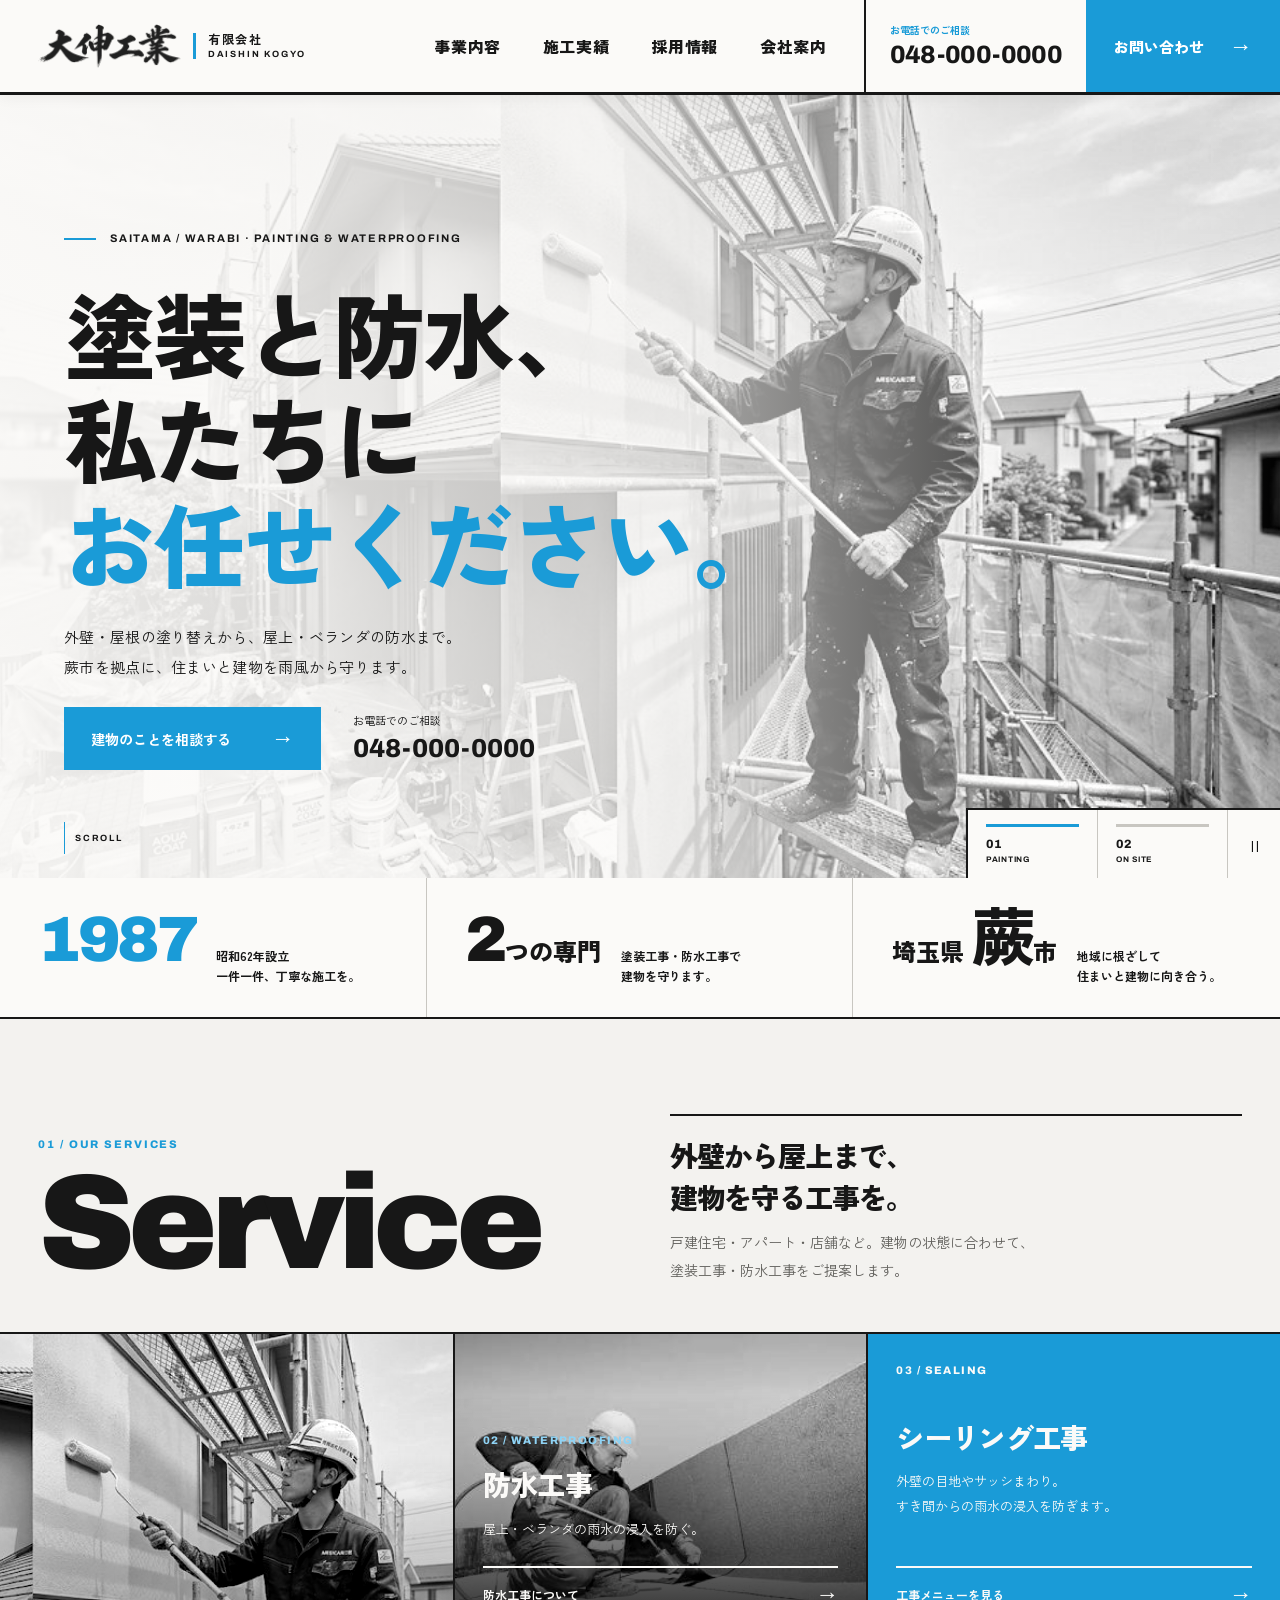
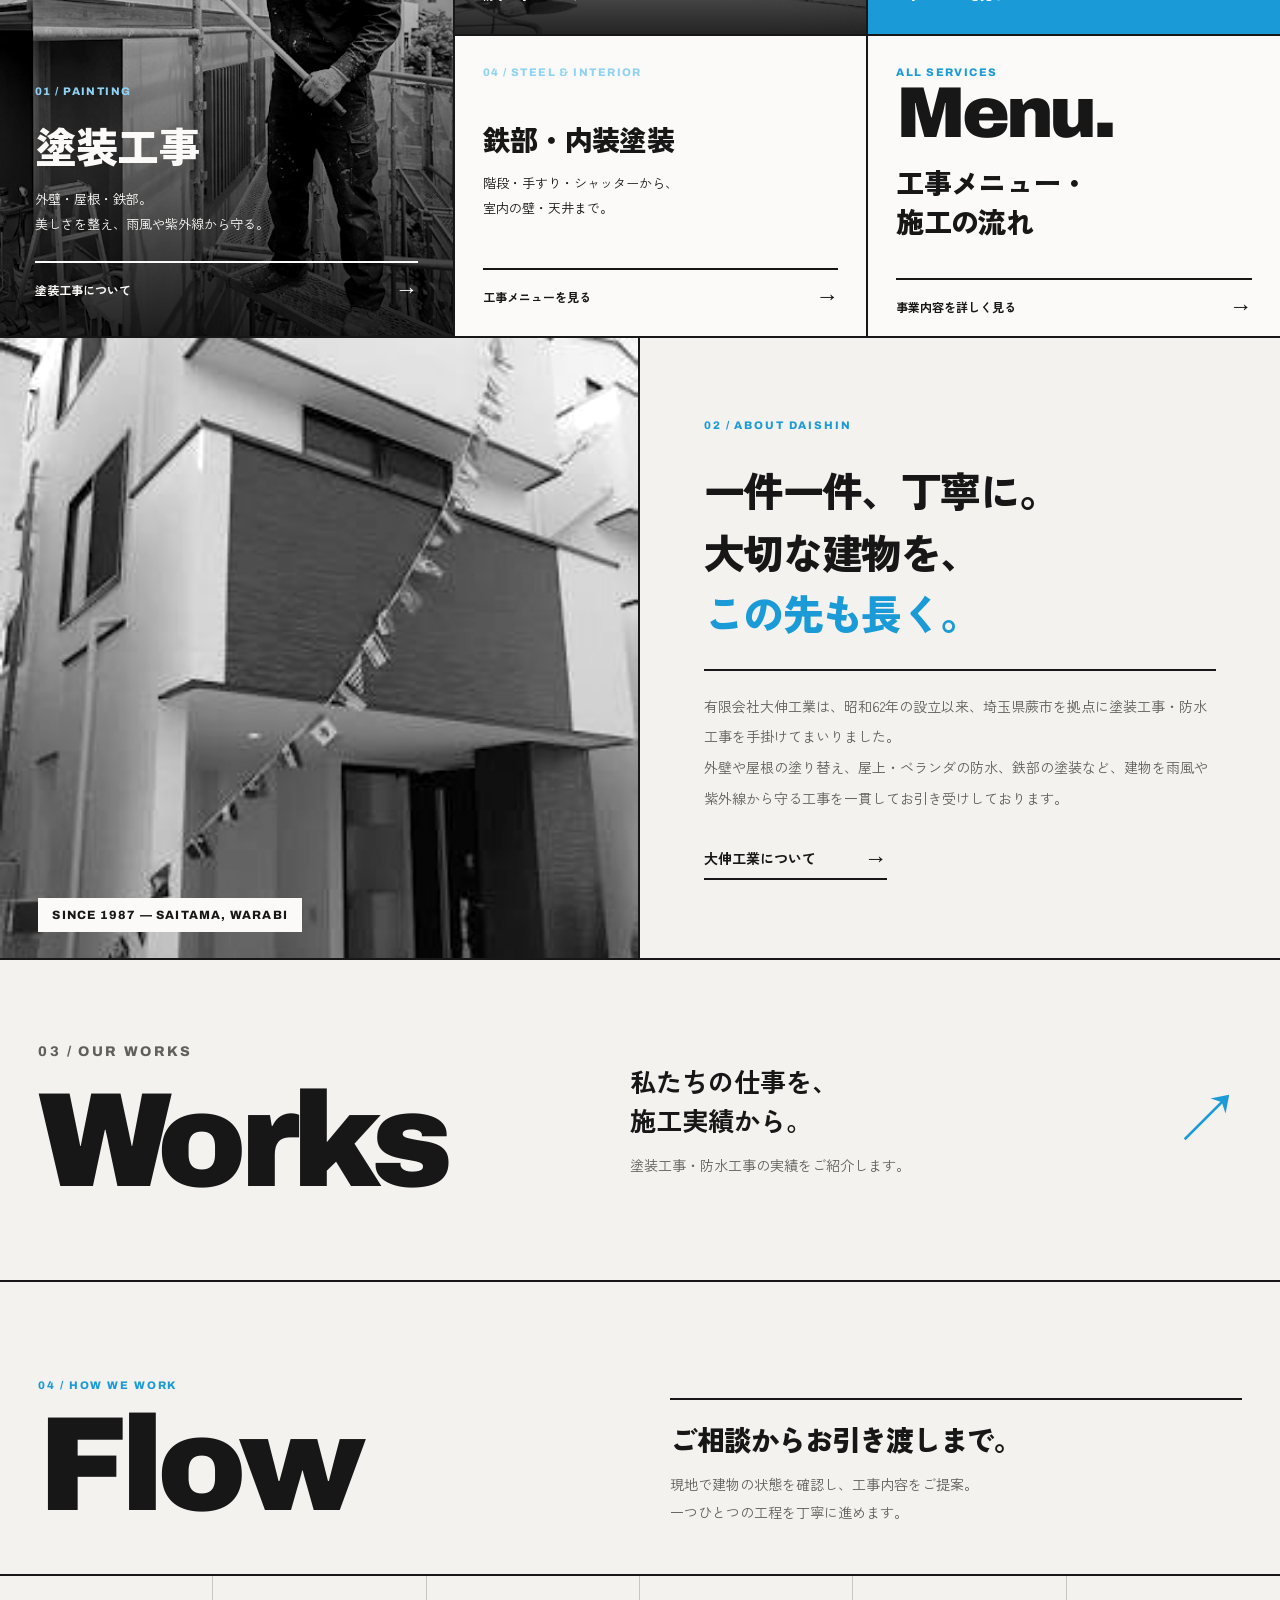
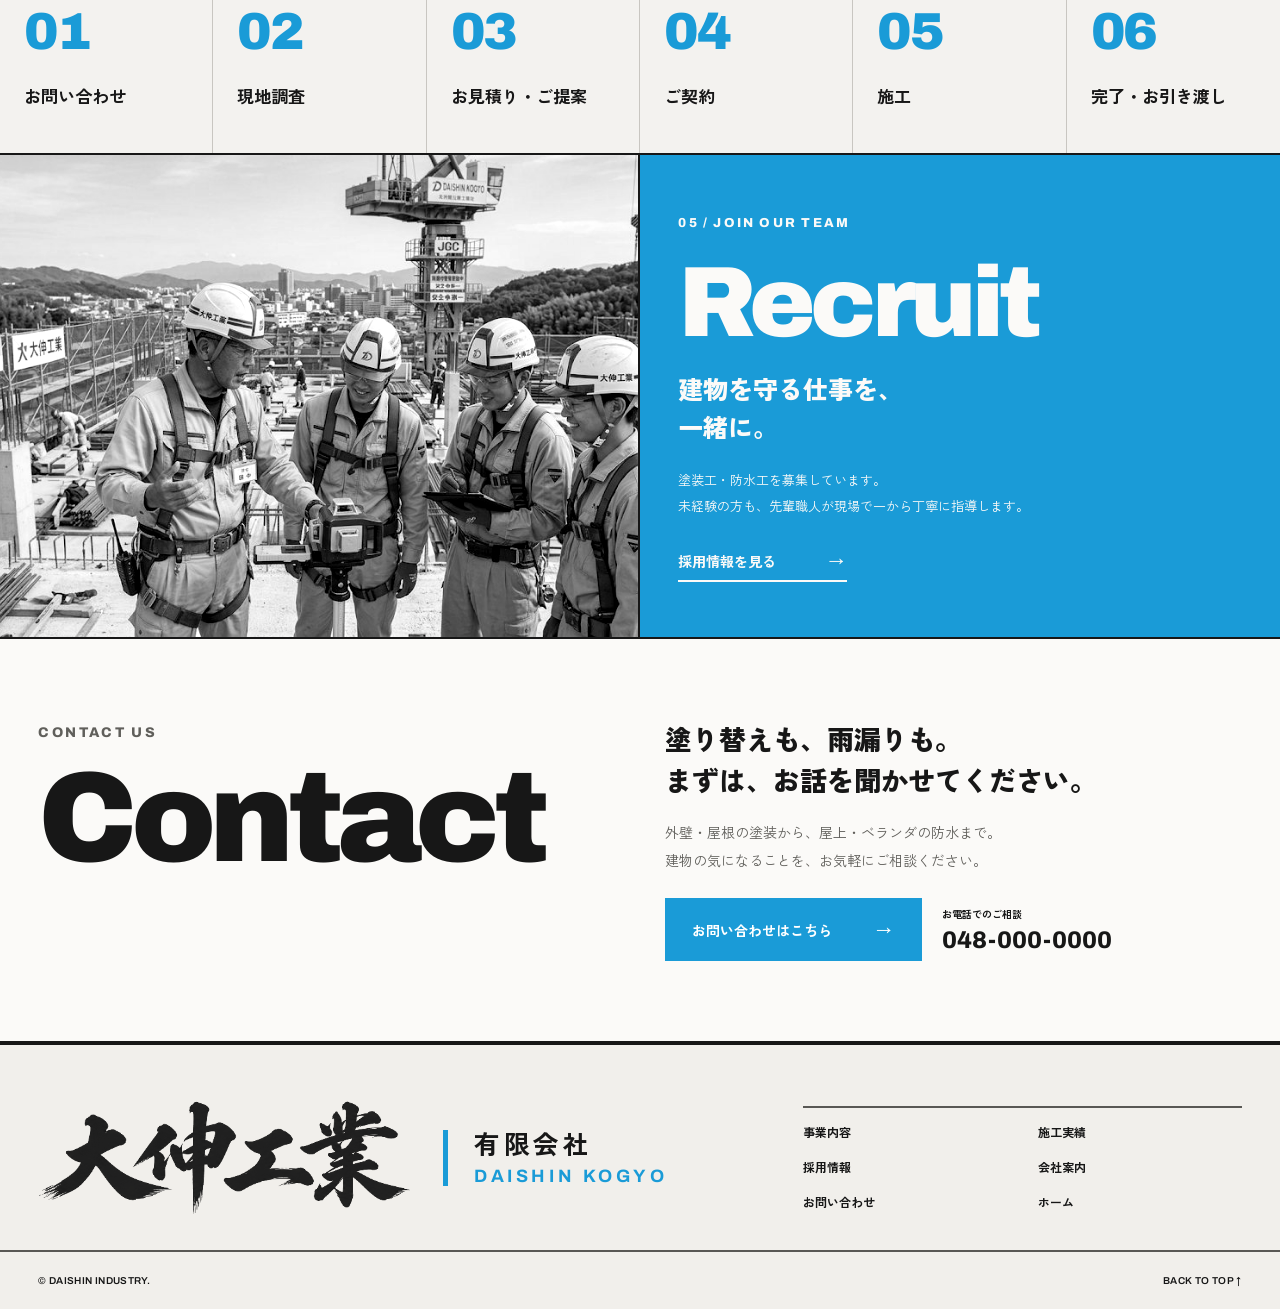
<file: index.html>
<!DOCTYPE html>
<html lang="ja">
<head>
<meta charset="utf-8">
<meta name="viewport" content="width=device-width, initial-scale=1">
<title>有限会社大伸工業｜埼玉県蕨市の塗装・防水工事</title>
<meta name="description" content="埼玉県蕨市の有限会社大伸工業。昭和62年設立。外壁・屋根の塗装、屋上・ベランダの防水工事を承ります。">
<link rel="canonical" href="https://daishinkogyo-warabi.com/">
<meta property="og:type" content="website">
<meta property="og:site_name" content="有限会社大伸工業">
<meta property="og:title" content="有限会社大伸工業｜埼玉県蕨市の塗装・防水工事">
<meta property="og:description" content="埼玉県蕨市の有限会社大伸工業。昭和62年設立。外壁・屋根の塗装、屋上・ベランダの防水工事を承ります。">
<meta property="og:url" content="https://daishinkogyo-warabi.com/">
<meta property="og:image" content="https://daishinkogyo-warabi.com/assets/img/ogp.jpg">
<meta property="og:locale" content="ja_JP">
<meta name="twitter:card" content="summary_large_image">
<meta name="theme-color" content="#fbfaf8">
<link rel="icon" href="/favicon.ico" sizes="32x32">
<link rel="icon" href="/assets/img/icon.png" type="image/png">
<link rel="apple-touch-icon" href="/assets/img/apple-touch-icon.png">
<link rel="preconnect" href="https://fonts.googleapis.com">
<link rel="preconnect" href="https://fonts.gstatic.com" crossorigin>
<link rel="stylesheet" href="https://fonts.googleapis.com/css2?family=Archivo:wght@600;800;900&family=Zen+Kaku+Gothic+New:wght@400;500;700;900&display=swap">
<link rel="stylesheet" href="/css/style.css">
<link rel="preload" as="image" href="/assets/img/hero-painting.jpg">
<script type="application/ld+json">
{"@context":"https://schema.org","@type":"HomeAndConstructionBusiness","name":"有限会社大伸工業","url":"https://daishinkogyo-warabi.com/","logo":"https://daishinkogyo-warabi.com/assets/img/logo.png","image":"https://daishinkogyo-warabi.com/assets/img/hero-painting.jpg","foundingDate":"1987-07-21","address":{"@type":"PostalAddress","postalCode":"335-0001","addressRegion":"埼玉県","addressLocality":"蕨市","streetAddress":"北町1丁目14-10","addressCountry":"JP"},"areaServed":"埼玉県","description":"埼玉県蕨市の塗装工事・防水工事。外壁・屋根の塗装、屋上・ベランダの防水工事を承ります。"}
</script>
</head>
<body>
<div style="background: #f3f2ef; color: #171717; font-family: 'Zen Kaku Gothic New', sans-serif; min-height: 100%;">

  <a class="skip" href="#main">本文へスキップ</a><div class="progress" id="reading-progress"></div><header class="site-header" id="page-top"><div class="header-inner"><a class="brand" href="/" aria-label="有限会社大伸工業 ホーム"><img class="brand-logo" src="/assets/img/logo.png" alt="有限会社大伸工業"><span class="brand-sub"><span class="brand-sub-ja">有限会社</span><span class="brand-sub-en">DAISHIN KOGYO</span></span></a><nav class="desktop-nav" aria-label="メインメニュー"><a href="/business">事業内容</a><a href="/works">施工実績</a><a href="/recruit">採用情報</a><a href="/company">会社案内</a></nav><a class="header-phone" href="tel:0480000000"><small>お電話でのご相談</small><strong>048-000-0000</strong></a><a class="header-contact" href="/contact">お問い合わせ<span class="arrow" aria-hidden="true">→</span></a><details class="mobile-menu"><summary aria-label="メニューの開閉"><span class="menu-bars" aria-hidden="true"></span><span>MENU</span></summary><div class="menu-panel"><nav aria-label="モバイルメニュー"><a href="/">ホーム<small>HOME</small></a><a href="/business">事業内容<small>SERVICE</small></a><a href="/works">施工実績<small>WORKS</small></a><a href="/recruit">採用情報<small>RECRUIT</small></a><a href="/company">会社案内<small>COMPANY</small></a></nav><a class="button red" href="/contact">お問い合わせ<span class="arrow" aria-hidden="true">→</span></a></div></details></div></header><main id="main" tabindex="-1" class="main home"><section class="hero" id="top" aria-label="大伸工業の塗装・防水工事"><img class="hero-photo is-active" data-slide="0" src="/assets/img/hero-painting.jpg" alt="外壁を丁寧に塗装する職人" fetchpriority="high"><img class="hero-photo" data-slide="1" src="/assets/img/onsite-team.jpg" alt="大伸工業の元資料に掲載された現場の様子"><div class="hero-shade"></div><div class="hero-content"><p class="hero-kicker">SAITAMA / WARABI · PAINTING &amp; WATERPROOFING</p><h1><span>塗装と防水、</span><span>私たちに</span><span class="accent">お任せください。</span></h1><p class="hero-copy">外壁・屋根の塗り替えから、屋上・ベランダの防水まで。<br>蕨市を拠点に、住まいと建物を雨風から守ります。</p><div class="hero-actions"><a class="button red" href="/contact">建物のことを相談する<span class="arrow" aria-hidden="true">→</span></a><a class="hero-phone" href="tel:0480000000"><small>お電話でのご相談</small><strong>048-000-0000</strong></a></div></div><a class="scroll-cue" href="#services">SCROLL</a><div class="hero-controls" aria-label="メイン写真の切り替え"><button class="slide-control" data-go="0" type="button" aria-label="塗装工事の写真" aria-pressed="true"><span>01</span><small>PAINTING</small></button><button class="slide-control" data-go="1" type="button" aria-label="現場の写真" aria-pressed="false"><span>02</span><small>ON SITE</small></button><button class="slide-pause" type="button" aria-label="写真の自動切り替えを停止">Ⅱ</button></div></section>
<div class="stats"><div class="stat"><strong>1987</strong><span>昭和62年設立<br>一件一件、丁寧な施工を。</span></div><div class="stat"><strong>2<small>つの専門</small></strong><span>塗装工事・防水工事で<br>建物を守ります。</span></div><div class="stat"><strong><small>埼玉県</small> 蕨<small>市</small></strong><span>地域に根ざして<br>住まいと建物に向き合う。</span></div></div>
<section id="services"><div class="section-head" data-reveal><div><p class="kicker">01 / OUR SERVICES</p><h2 class="display-title">Service</h2></div><div class="section-description"><h3>外壁から屋上まで、<br>建物を守る工事を。</h3><p>戸建住宅・アパート・店舗など。建物の状態に合わせて、<br>塗装工事・防水工事をご提案します。</p></div></div><div class="service-grid"><a class="service-card photo tall" href="/business#painting" data-reveal><img src="/assets/img/hero-painting.jpg" alt="外壁塗装の施工風景" loading="lazy"><div class="service-card-content"><span class="service-number">01 / PAINTING</span><h3>塗装工事</h3><p>外壁・屋根・鉄部。<br>美しさを整え、雨風や紫外線から守る。</p><div class="service-card-bottom">塗装工事について<span class="arrow" aria-hidden="true">→</span></div></div></a><a class="service-card photo" href="/business#waterproofing" data-reveal><img src="/assets/img/waterproofing.jpg" alt="屋上の防水工事" loading="lazy"><div class="service-card-content"><span class="service-number">02 / WATERPROOFING</span><h3>防水工事</h3><p>屋上・ベランダの雨水の浸入を防ぐ。</p><div class="service-card-bottom">防水工事について<span class="arrow" aria-hidden="true">→</span></div></div></a><a class="service-card red" href="/business#menu" data-reveal><span class="service-number">03 / SEALING</span><div><h3>シーリング工事</h3><p>外壁の目地やサッシまわり。<br>すき間からの雨水の浸入を防ぎます。</p></div><div class="service-card-bottom">工事メニューを見る<span class="arrow" aria-hidden="true">→</span></div></a><a class="service-card black" href="/business#menu" data-reveal><span class="service-number">04 / STEEL &amp; INTERIOR</span><div><h3>鉄部・内装塗装</h3><p>階段・手すり・シャッターから、<br>室内の壁・天井まで。</p></div><div class="service-card-bottom">工事メニューを見る<span class="arrow" aria-hidden="true">→</span></div></a><a class="service-card" href="/business" data-reveal><span class="service-number accent">ALL SERVICES</span><div><span class="service-check">Menu.</span><h3>工事メニュー・<br>施工の流れ</h3></div><div class="service-card-bottom">事業内容を詳しく見る<span class="arrow" aria-hidden="true">→</span></div></a></div></section>
<section class="about" id="about"><figure class="about-image" data-reveal><img src="/assets/img/company-building.jpg" alt="埼玉県蕨市にある大伸工業の社屋" loading="lazy"><figcaption>SINCE 1987 — SAITAMA, WARABI</figcaption></figure><div class="about-content" data-reveal><p class="kicker">02 / ABOUT DAISHIN</p><h2>一件一件、丁寧に。<br>大切な建物を、<br><span class="accent">この先も長く。</span></h2><p>有限会社大伸工業は、昭和62年の設立以来、埼玉県蕨市を拠点に塗装工事・防水工事を手掛けてまいりました。<br>外壁や屋根の塗り替え、屋上・ベランダの防水、鉄部の塗装など、建物を雨風や紫外線から守る工事を一貫してお引き受けしております。</p><a class="text-link" href="/company">大伸工業について<span class="arrow" aria-hidden="true">→</span></a></div></section>
<a class="work-banner" href="/works" data-reveal><div><p class="kicker">03 / OUR WORKS</p><h2 class="display-title">Works</h2></div><div><h3>私たちの仕事を、<br>施工実績から。</h3><p>塗装工事・防水工事の実績をご紹介します。</p></div><span class="big-arrow" aria-hidden="true">↗</span></a>
<section id="flow"><div class="section-head" data-reveal><div><p class="kicker">04 / HOW WE WORK</p><h2 class="display-title">Flow</h2></div><div class="section-description"><h3>ご相談からお引き渡しまで。</h3><p>現地で建物の状態を確認し、工事内容をご提案。<br>一つひとつの工程を丁寧に進めます。</p></div></div><div class="flow-grid"><div class="flow-step" data-reveal><strong>01</strong><h3>お問い合わせ</h3></div><div class="flow-step" data-reveal><strong>02</strong><h3>現地調査</h3></div><div class="flow-step" data-reveal><strong>03</strong><h3>お見積り・ご提案</h3></div><div class="flow-step" data-reveal><strong>04</strong><h3>ご契約</h3></div><div class="flow-step" data-reveal><strong>05</strong><h3>施工</h3></div><div class="flow-step" data-reveal><strong>06</strong><h3>完了・お引き渡し</h3></div></div></section>
<section class="recruit-band"><div class="recruit-visual" data-reveal><img src="/assets/img/onsite-team.jpg" alt="現場で働く職人の様子" loading="lazy"></div><div class="recruit-content" data-reveal><p class="kicker">05 / JOIN OUR TEAM</p><h2 class="display-title">Recruit</h2><h3>建物を守る仕事を、<br>一緒に。</h3><p>塗装工・防水工を募集しています。<br>未経験の方も、先輩職人が現場で一から丁寧に指導します。</p><a class="text-link" href="/recruit">採用情報を見る<span class="arrow" aria-hidden="true">→</span></a></div></section></main><section class="contact-band" aria-label="お問い合わせ"><div><p class="kicker">CONTACT US</p><h2 class="display-title">Contact</h2></div><div><h3>塗り替えも、雨漏りも。<br>まずは、お話を聞かせてください。</h3><p>外壁・屋根の塗装から、屋上・ベランダの防水まで。<br>建物の気になることを、お気軽にご相談ください。</p><div class="contact-actions"><a class="button red" href="/contact">お問い合わせはこちら<span class="arrow" aria-hidden="true">→</span></a><a class="contact-phone" href="tel:0480000000"><small>お電話でのご相談</small>048-000-0000</a></div></div></section><footer class="site-footer"><div class="footer-top"><div class="footer-lockup" role="img" aria-label="有限会社大伸工業"><img src="/assets/img/logo.png" alt=""><span class="brand-sub"><span class="brand-sub-ja">有限会社</span><span class="brand-sub-en">DAISHIN KOGYO</span></span></div><nav class="footer-nav" aria-label="フッターメニュー"><a href="/business">事業内容</a><a href="/works">施工実績</a><a href="/recruit">採用情報</a><a href="/company">会社案内</a><a href="/contact">お問い合わせ</a><a href="/">ホーム</a></nav></div><div class="footer-bottom"><span>© DAISHIN INDUSTRY.</span><a href="#page-top">BACK TO TOP ↑</a></div></footer><nav class="mobile-cta" aria-label="クイックお問い合わせ"><a href="tel:0480000000">電話で相談</a><a href="/contact">お問い合わせ <span aria-hidden="true">→</span></a></nav>
</div>
<script src="/js/main.js" defer></script>
</body>
</html>
</file>
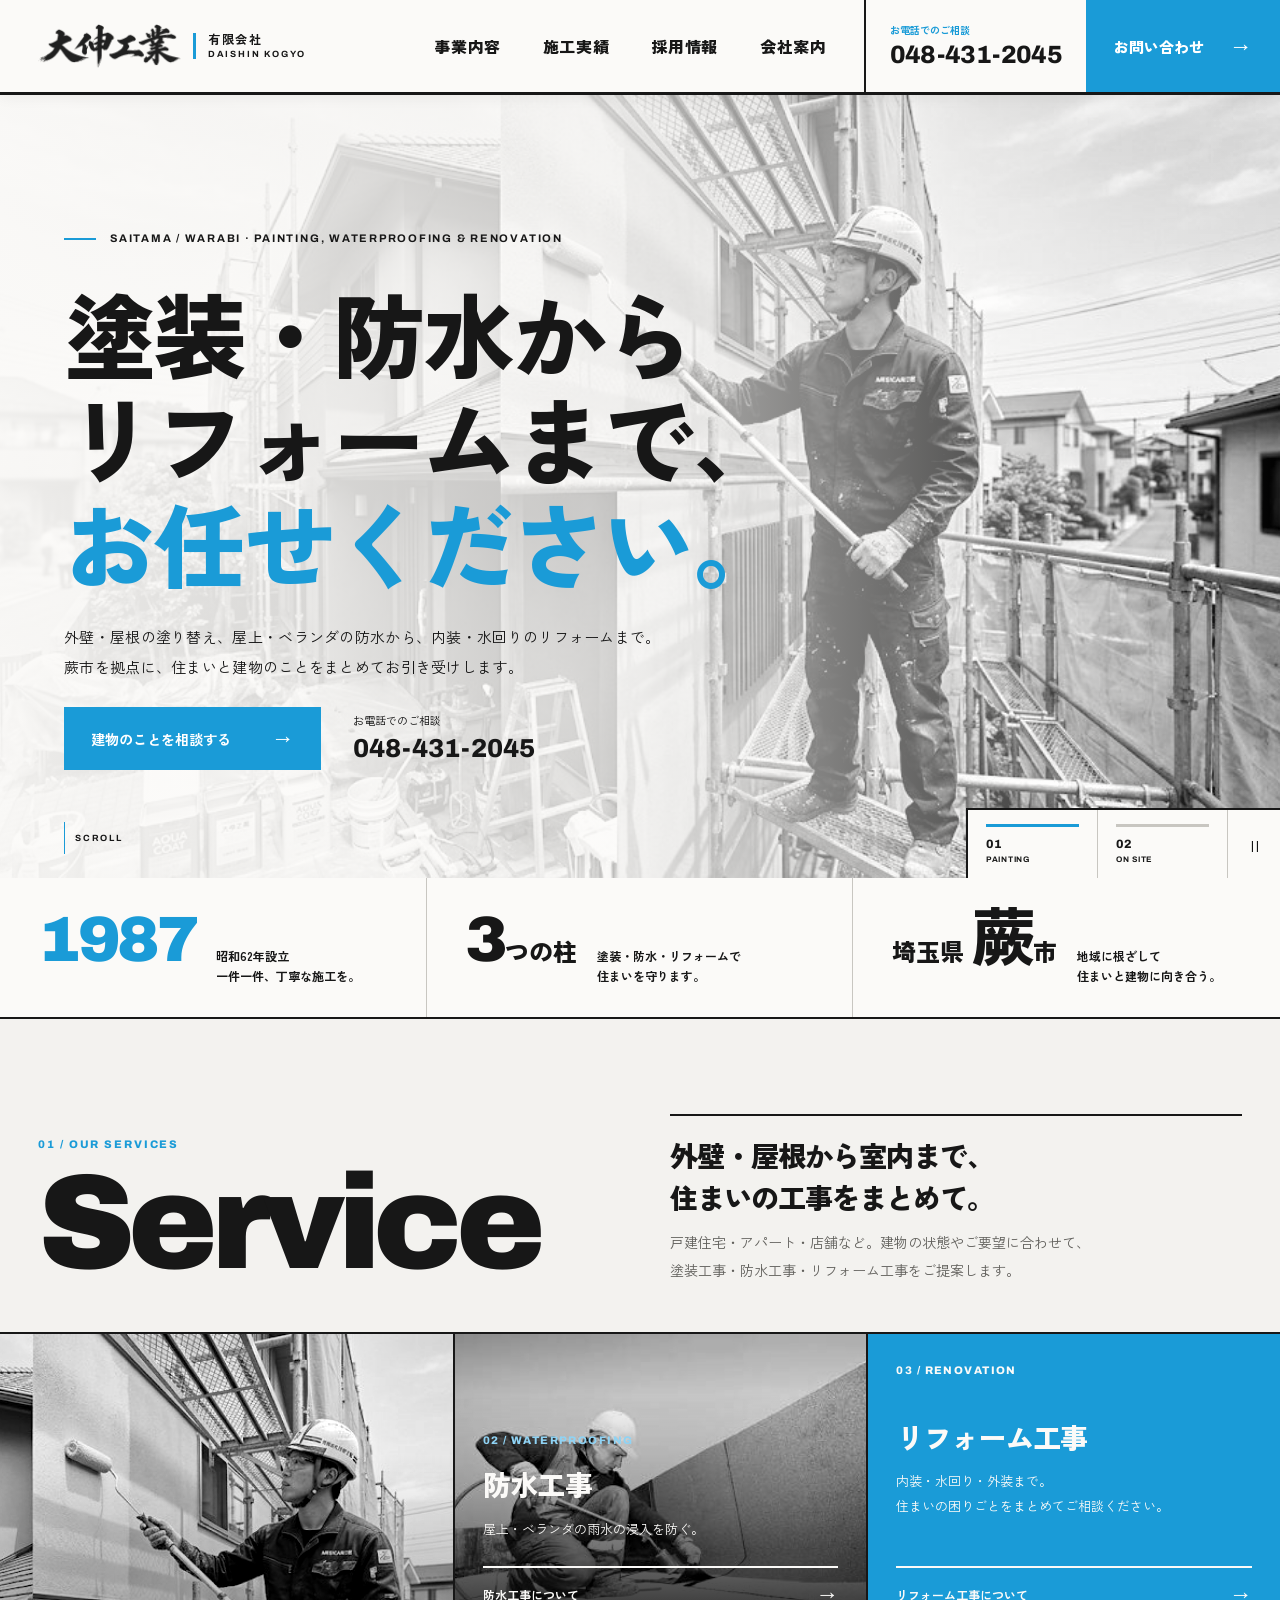
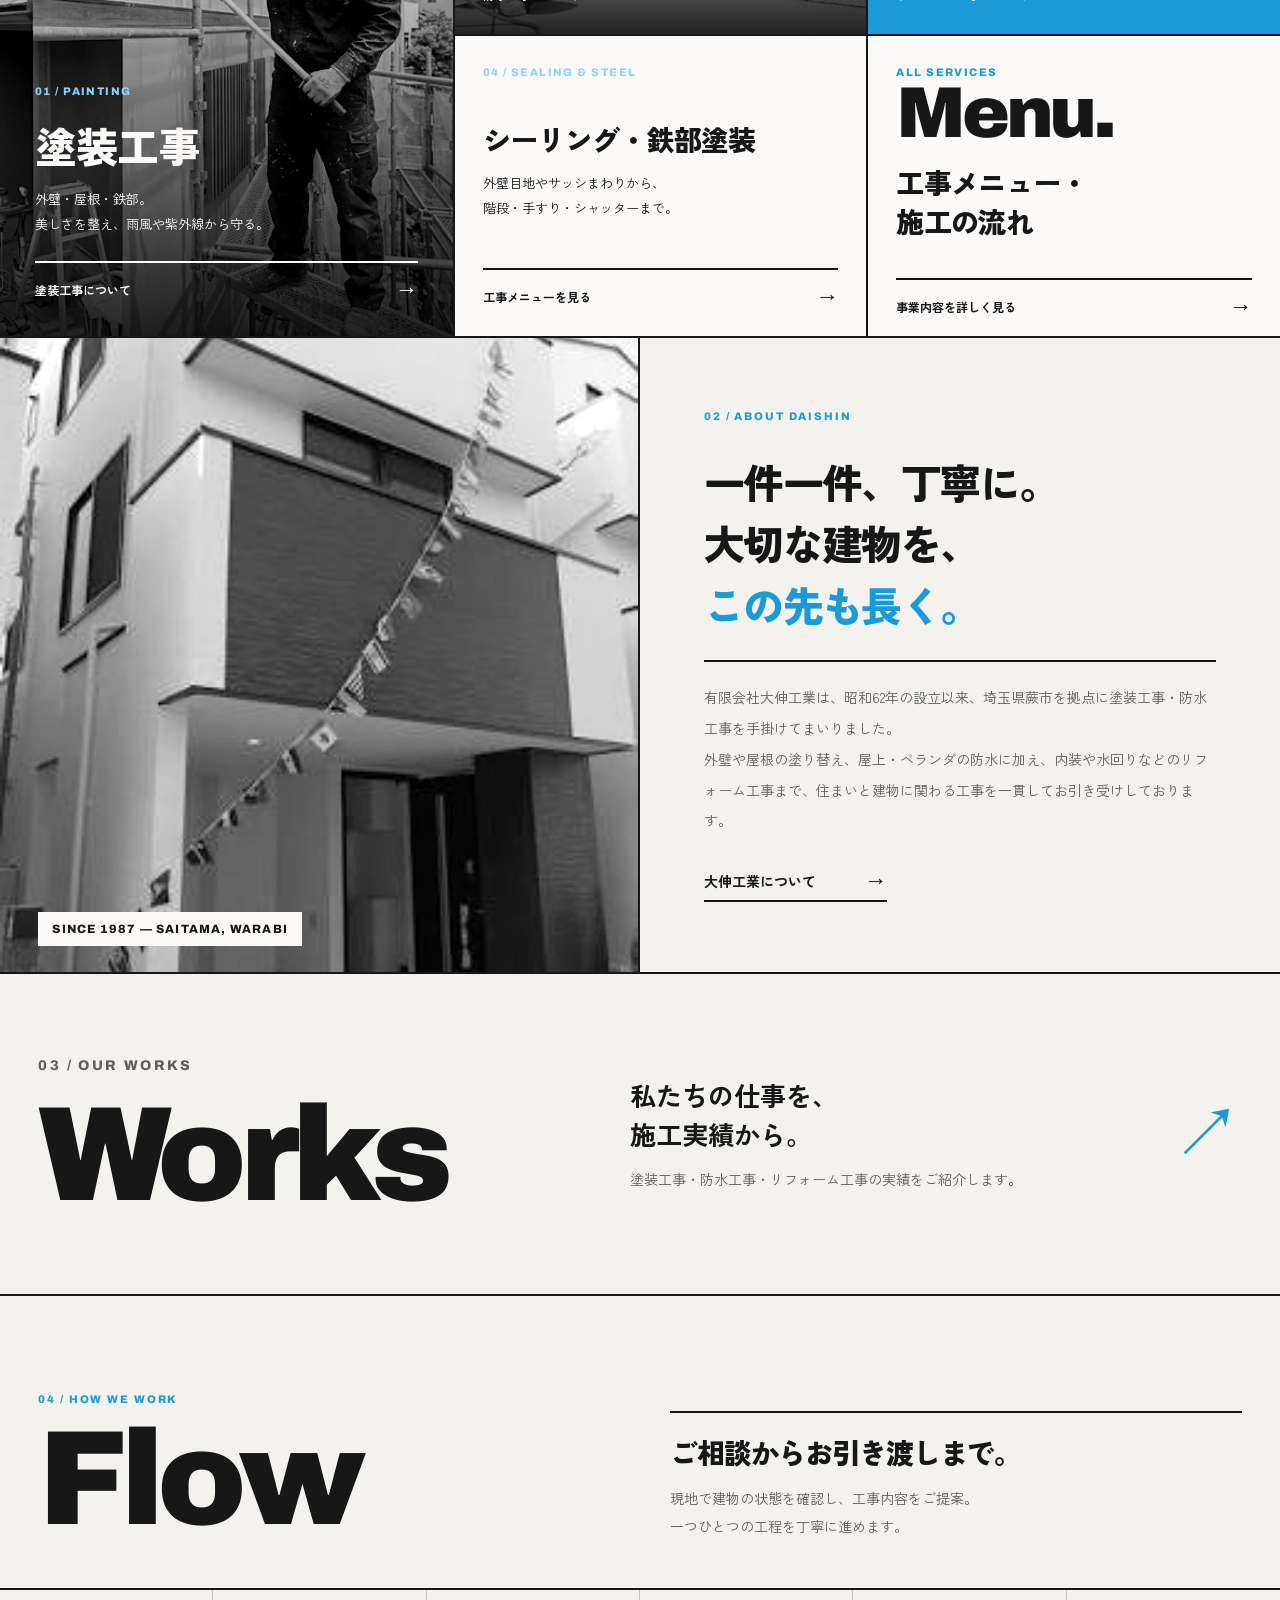
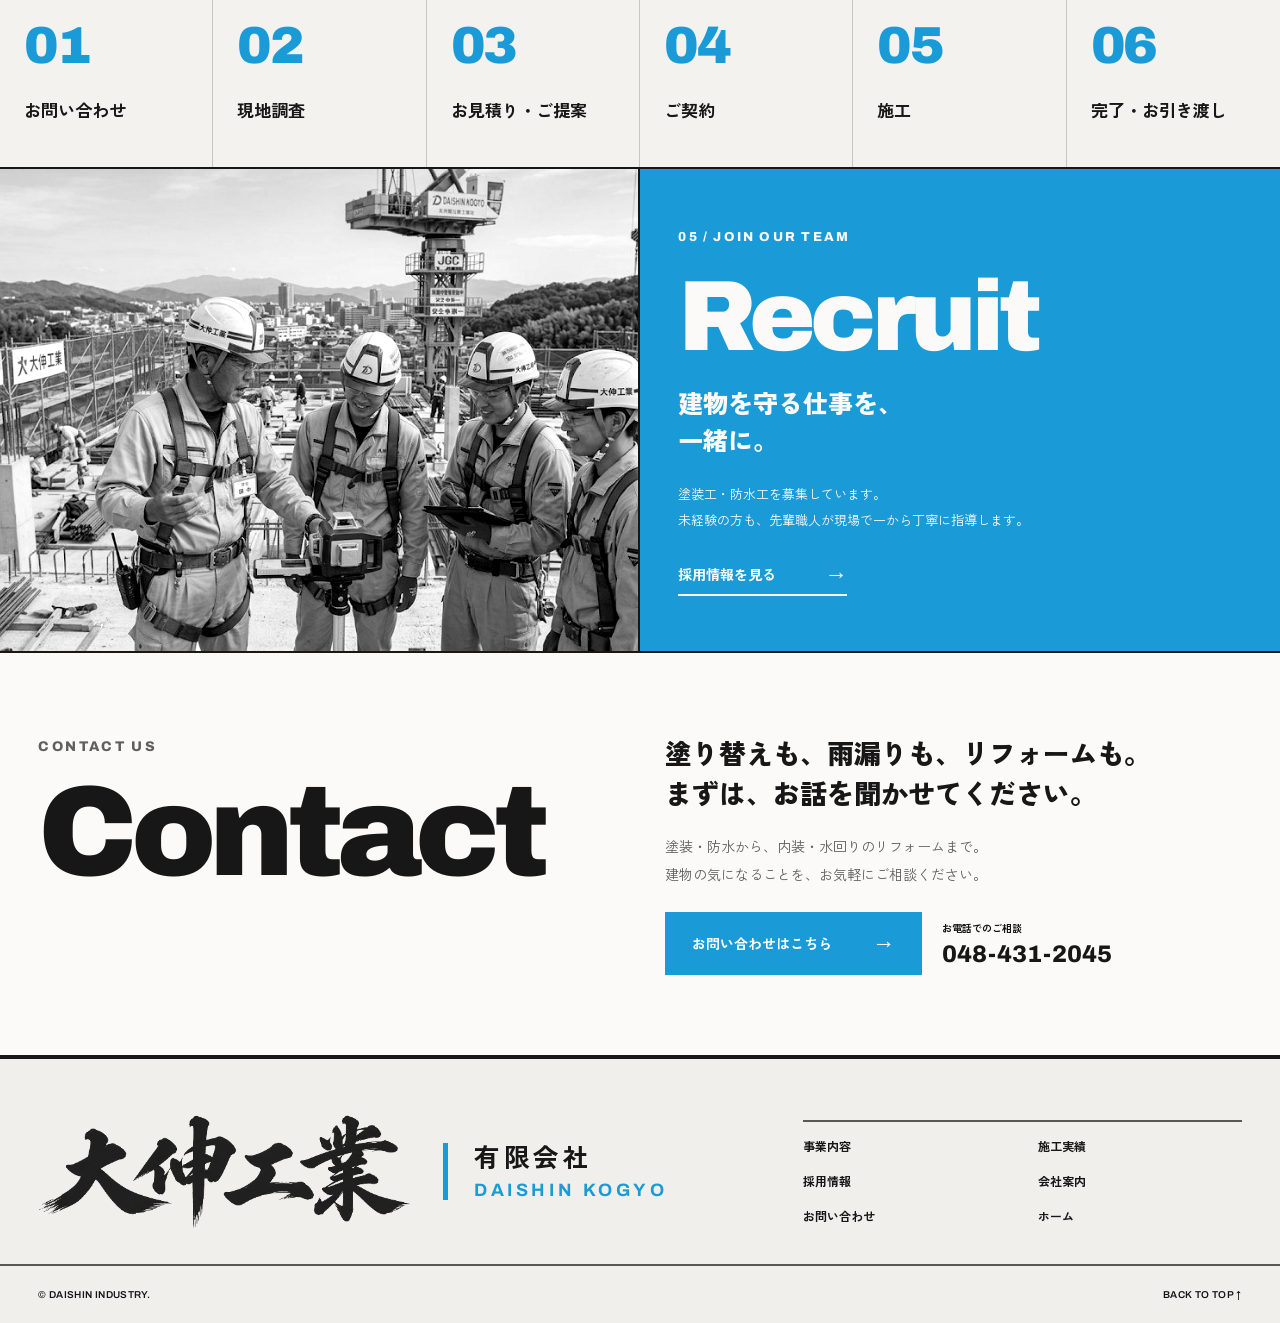
<file: public/index.html>
<!DOCTYPE html>
<html lang="ja">
<head>
<meta charset="utf-8">
<meta name="viewport" content="width=device-width, initial-scale=1">
<title>有限会社大伸工業｜埼玉県蕨市の塗装・防水・リフォーム工事</title>
<meta name="description" content="埼玉県蕨市の有限会社大伸工業。昭和62年設立。外壁・屋根の塗装、屋上・ベランダの防水工事から、内装・水回りなどのリフォーム工事全般まで承ります。">
<link rel="canonical" href="https://daishinkogyo-warabi.com/">
<meta property="og:type" content="website">
<meta property="og:site_name" content="有限会社大伸工業">
<meta property="og:title" content="有限会社大伸工業｜埼玉県蕨市の塗装・防水・リフォーム工事">
<meta property="og:description" content="埼玉県蕨市の有限会社大伸工業。昭和62年設立。外壁・屋根の塗装、屋上・ベランダの防水工事から、内装・水回りなどのリフォーム工事全般まで承ります。">
<meta property="og:url" content="https://daishinkogyo-warabi.com/">
<meta property="og:image" content="https://daishinkogyo-warabi.com/assets/img/ogp.jpg">
<meta property="og:locale" content="ja_JP">
<meta name="twitter:card" content="summary_large_image">
<meta name="theme-color" content="#fbfaf8">
<link rel="icon" href="/favicon.ico" sizes="32x32">
<link rel="icon" href="/assets/img/icon.png" type="image/png">
<link rel="apple-touch-icon" href="/assets/img/apple-touch-icon.png">
<link rel="preconnect" href="https://fonts.googleapis.com">
<link rel="preconnect" href="https://fonts.gstatic.com" crossorigin>
<link rel="stylesheet" href="https://fonts.googleapis.com/css2?family=Archivo:wght@600;800;900&family=Zen+Kaku+Gothic+New:wght@400;500;700;900&display=swap">
<link rel="stylesheet" href="/css/style.css">
<link rel="preload" as="image" href="/assets/img/hero-painting.jpg">
<script type="application/ld+json">
{"@context":"https://schema.org","@type":"HomeAndConstructionBusiness","name":"有限会社大伸工業","url":"https://daishinkogyo-warabi.com/","logo":"https://daishinkogyo-warabi.com/assets/img/logo.png","image":"https://daishinkogyo-warabi.com/assets/img/hero-painting.jpg","foundingDate":"1987-07-21","address":{"@type":"PostalAddress","postalCode":"335-0001","addressRegion":"埼玉県","addressLocality":"蕨市","streetAddress":"北町1丁目14-10","addressCountry":"JP"},"areaServed":"埼玉県","description":"埼玉県蕨市の塗装工事・防水工事・リフォーム工事。外壁・屋根の塗装、屋上・ベランダの防水工事から、内装・水回りなどのリフォーム工事全般まで承ります。"}
</script>
</head>
<body>
<div style="background: #f3f2ef; color: #171717; font-family: 'Zen Kaku Gothic New', sans-serif; min-height: 100%;">

  <a class="skip" href="#main">本文へスキップ</a><div class="progress" id="reading-progress"></div><header class="site-header" id="page-top"><div class="header-inner"><a class="brand" href="/" aria-label="有限会社大伸工業 ホーム"><img class="brand-logo" src="/assets/img/logo.png" alt="有限会社大伸工業"><span class="brand-sub"><span class="brand-sub-ja">有限会社</span><span class="brand-sub-en">DAISHIN KOGYO</span></span></a><nav class="desktop-nav" aria-label="メインメニュー"><a href="/business">事業内容</a><a href="/works">施工実績</a><a href="/recruit">採用情報</a><a href="/company">会社案内</a></nav><a class="header-phone" href="tel:0484312045"><small>お電話でのご相談</small><strong>048-431-2045</strong></a><a class="header-contact" href="/contact">お問い合わせ<span class="arrow" aria-hidden="true">→</span></a><details class="mobile-menu"><summary aria-label="メニューの開閉"><span class="menu-bars" aria-hidden="true"></span><span>MENU</span></summary><div class="menu-panel"><nav aria-label="モバイルメニュー"><a href="/">ホーム<small>HOME</small></a><a href="/business">事業内容<small>SERVICE</small></a><a href="/works">施工実績<small>WORKS</small></a><a href="/recruit">採用情報<small>RECRUIT</small></a><a href="/company">会社案内<small>COMPANY</small></a></nav><a class="button red" href="/contact">お問い合わせ<span class="arrow" aria-hidden="true">→</span></a></div></details></div></header><main id="main" tabindex="-1" class="main home"><section class="hero" id="top" aria-label="大伸工業の塗装・防水・リフォーム工事"><img class="hero-photo is-active" data-slide="0" src="/assets/img/hero-painting.jpg" alt="外壁を丁寧に塗装する職人" fetchpriority="high"><img class="hero-photo" data-slide="1" src="/assets/img/onsite-team.jpg" alt="大伸工業の元資料に掲載された現場の様子"><div class="hero-shade"></div><div class="hero-content"><p class="hero-kicker">SAITAMA / WARABI · PAINTING, WATERPROOFING &amp; RENOVATION</p><h1><span>塗装・防水から</span><span>リフォームまで、</span><span class="accent">お任せください。</span></h1><p class="hero-copy">外壁・屋根の塗り替え、屋上・ベランダの防水から、内装・水回りのリフォームまで。<br>蕨市を拠点に、住まいと建物のことをまとめてお引き受けします。</p><div class="hero-actions"><a class="button red" href="/contact">建物のことを相談する<span class="arrow" aria-hidden="true">→</span></a><a class="hero-phone" href="tel:0484312045"><small>お電話でのご相談</small><strong>048-431-2045</strong></a></div></div><a class="scroll-cue" href="#services">SCROLL</a><div class="hero-controls" aria-label="メイン写真の切り替え"><button class="slide-control" data-go="0" type="button" aria-label="塗装工事の写真" aria-pressed="true"><span>01</span><small>PAINTING</small></button><button class="slide-control" data-go="1" type="button" aria-label="現場の写真" aria-pressed="false"><span>02</span><small>ON SITE</small></button><button class="slide-pause" type="button" aria-label="写真の自動切り替えを停止">Ⅱ</button></div></section>
<div class="stats"><div class="stat"><strong>1987</strong><span>昭和62年設立<br>一件一件、丁寧な施工を。</span></div><div class="stat"><strong>3<small>つの柱</small></strong><span>塗装・防水・リフォームで<br>住まいを守ります。</span></div><div class="stat"><strong><small>埼玉県</small> 蕨<small>市</small></strong><span>地域に根ざして<br>住まいと建物に向き合う。</span></div></div>
<section id="services"><div class="section-head" data-reveal><div><p class="kicker">01 / OUR SERVICES</p><h2 class="display-title">Service</h2></div><div class="section-description"><h3>外壁・屋根から室内まで、<br>住まいの工事をまとめて。</h3><p>戸建住宅・アパート・店舗など。建物の状態やご要望に合わせて、<br>塗装工事・防水工事・リフォーム工事をご提案します。</p></div></div><div class="service-grid"><a class="service-card photo tall" href="/business#painting" data-reveal><img src="/assets/img/hero-painting.jpg" alt="外壁塗装の施工風景" loading="lazy"><div class="service-card-content"><span class="service-number">01 / PAINTING</span><h3>塗装工事</h3><p>外壁・屋根・鉄部。<br>美しさを整え、雨風や紫外線から守る。</p><div class="service-card-bottom">塗装工事について<span class="arrow" aria-hidden="true">→</span></div></div></a><a class="service-card photo" href="/business#waterproofing" data-reveal><img src="/assets/img/waterproofing.jpg" alt="屋上の防水工事" loading="lazy"><div class="service-card-content"><span class="service-number">02 / WATERPROOFING</span><h3>防水工事</h3><p>屋上・ベランダの雨水の浸入を防ぐ。</p><div class="service-card-bottom">防水工事について<span class="arrow" aria-hidden="true">→</span></div></div></a><a class="service-card red" href="/business#reform" data-reveal><span class="service-number">03 / RENOVATION</span><div><h3>リフォーム工事</h3><p>内装・水回り・外装まで。<br>住まいの困りごとをまとめてご相談ください。</p></div><div class="service-card-bottom">リフォーム工事について<span class="arrow" aria-hidden="true">→</span></div></a><a class="service-card black" href="/business#menu" data-reveal><span class="service-number">04 / SEALING &amp; STEEL</span><div><h3>シーリング・鉄部塗装</h3><p>外壁目地やサッシまわりから、<br>階段・手すり・シャッターまで。</p></div><div class="service-card-bottom">工事メニューを見る<span class="arrow" aria-hidden="true">→</span></div></a><a class="service-card" href="/business" data-reveal><span class="service-number accent">ALL SERVICES</span><div><span class="service-check">Menu.</span><h3>工事メニュー・<br>施工の流れ</h3></div><div class="service-card-bottom">事業内容を詳しく見る<span class="arrow" aria-hidden="true">→</span></div></a></div></section>
<section class="about" id="about"><figure class="about-image" data-reveal><img src="/assets/img/company-building.jpg" alt="埼玉県蕨市にある大伸工業の社屋" loading="lazy"><figcaption>SINCE 1987 — SAITAMA, WARABI</figcaption></figure><div class="about-content" data-reveal><p class="kicker">02 / ABOUT DAISHIN</p><h2>一件一件、丁寧に。<br>大切な建物を、<br><span class="accent">この先も長く。</span></h2><p>有限会社大伸工業は、昭和62年の設立以来、埼玉県蕨市を拠点に塗装工事・防水工事を手掛けてまいりました。<br>外壁や屋根の塗り替え、屋上・ベランダの防水に加え、内装や水回りなどのリフォーム工事まで、住まいと建物に関わる工事を一貫してお引き受けしております。</p><a class="text-link" href="/company">大伸工業について<span class="arrow" aria-hidden="true">→</span></a></div></section>
<a class="work-banner" href="/works" data-reveal><div><p class="kicker">03 / OUR WORKS</p><h2 class="display-title">Works</h2></div><div><h3>私たちの仕事を、<br>施工実績から。</h3><p>塗装工事・防水工事・リフォーム工事の実績をご紹介します。</p></div><span class="big-arrow" aria-hidden="true">↗</span></a>
<section id="flow"><div class="section-head" data-reveal><div><p class="kicker">04 / HOW WE WORK</p><h2 class="display-title">Flow</h2></div><div class="section-description"><h3>ご相談からお引き渡しまで。</h3><p>現地で建物の状態を確認し、工事内容をご提案。<br>一つひとつの工程を丁寧に進めます。</p></div></div><div class="flow-grid"><div class="flow-step" data-reveal><strong>01</strong><h3>お問い合わせ</h3></div><div class="flow-step" data-reveal><strong>02</strong><h3>現地調査</h3></div><div class="flow-step" data-reveal><strong>03</strong><h3>お見積り・ご提案</h3></div><div class="flow-step" data-reveal><strong>04</strong><h3>ご契約</h3></div><div class="flow-step" data-reveal><strong>05</strong><h3>施工</h3></div><div class="flow-step" data-reveal><strong>06</strong><h3>完了・お引き渡し</h3></div></div></section>
<section class="recruit-band"><div class="recruit-visual" data-reveal><img src="/assets/img/onsite-team.jpg" alt="現場で働く職人の様子" loading="lazy"></div><div class="recruit-content" data-reveal><p class="kicker">05 / JOIN OUR TEAM</p><h2 class="display-title">Recruit</h2><h3>建物を守る仕事を、<br>一緒に。</h3><p>塗装工・防水工を募集しています。<br>未経験の方も、先輩職人が現場で一から丁寧に指導します。</p><a class="text-link" href="/recruit">採用情報を見る<span class="arrow" aria-hidden="true">→</span></a></div></section></main><section class="contact-band" aria-label="お問い合わせ"><div><p class="kicker">CONTACT US</p><h2 class="display-title">Contact</h2></div><div><h3>塗り替えも、雨漏りも、リフォームも。<br>まずは、お話を聞かせてください。</h3><p>塗装・防水から、内装・水回りのリフォームまで。<br>建物の気になることを、お気軽にご相談ください。</p><div class="contact-actions"><a class="button red" href="/contact">お問い合わせはこちら<span class="arrow" aria-hidden="true">→</span></a><a class="contact-phone" href="tel:0484312045"><small>お電話でのご相談</small>048-431-2045</a></div></div></section><footer class="site-footer"><div class="footer-top"><div class="footer-lockup" role="img" aria-label="有限会社大伸工業"><img src="/assets/img/logo.png" alt=""><span class="brand-sub"><span class="brand-sub-ja">有限会社</span><span class="brand-sub-en">DAISHIN KOGYO</span></span></div><nav class="footer-nav" aria-label="フッターメニュー"><a href="/business">事業内容</a><a href="/works">施工実績</a><a href="/recruit">採用情報</a><a href="/company">会社案内</a><a href="/contact">お問い合わせ</a><a href="/">ホーム</a></nav></div><div class="footer-bottom"><span>© DAISHIN INDUSTRY.</span><a href="#page-top">BACK TO TOP ↑</a></div></footer><nav class="mobile-cta" aria-label="クイックお問い合わせ"><a href="tel:0484312045">電話で相談</a><a href="/contact">お問い合わせ <span aria-hidden="true">→</span></a></nav>
</div>
<script src="/js/main.js" defer></script>
</body>
</html>
</file>
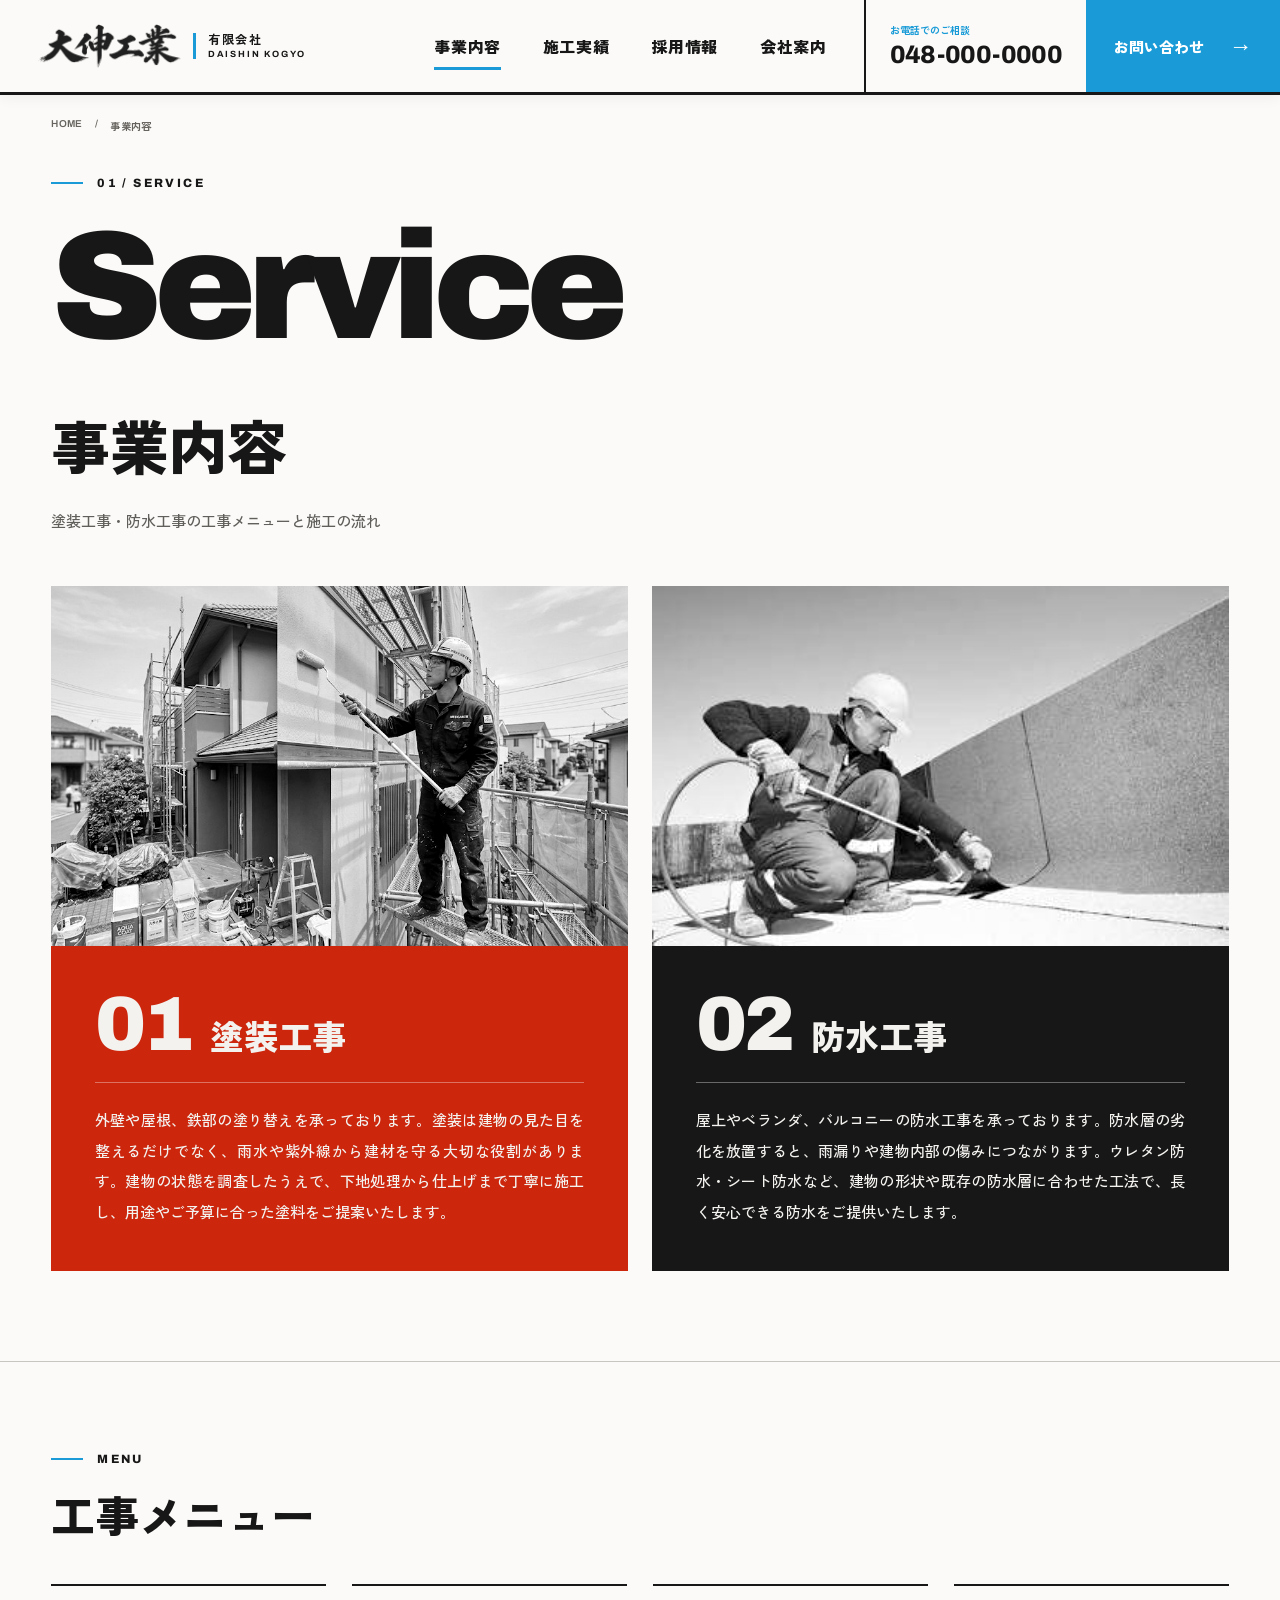
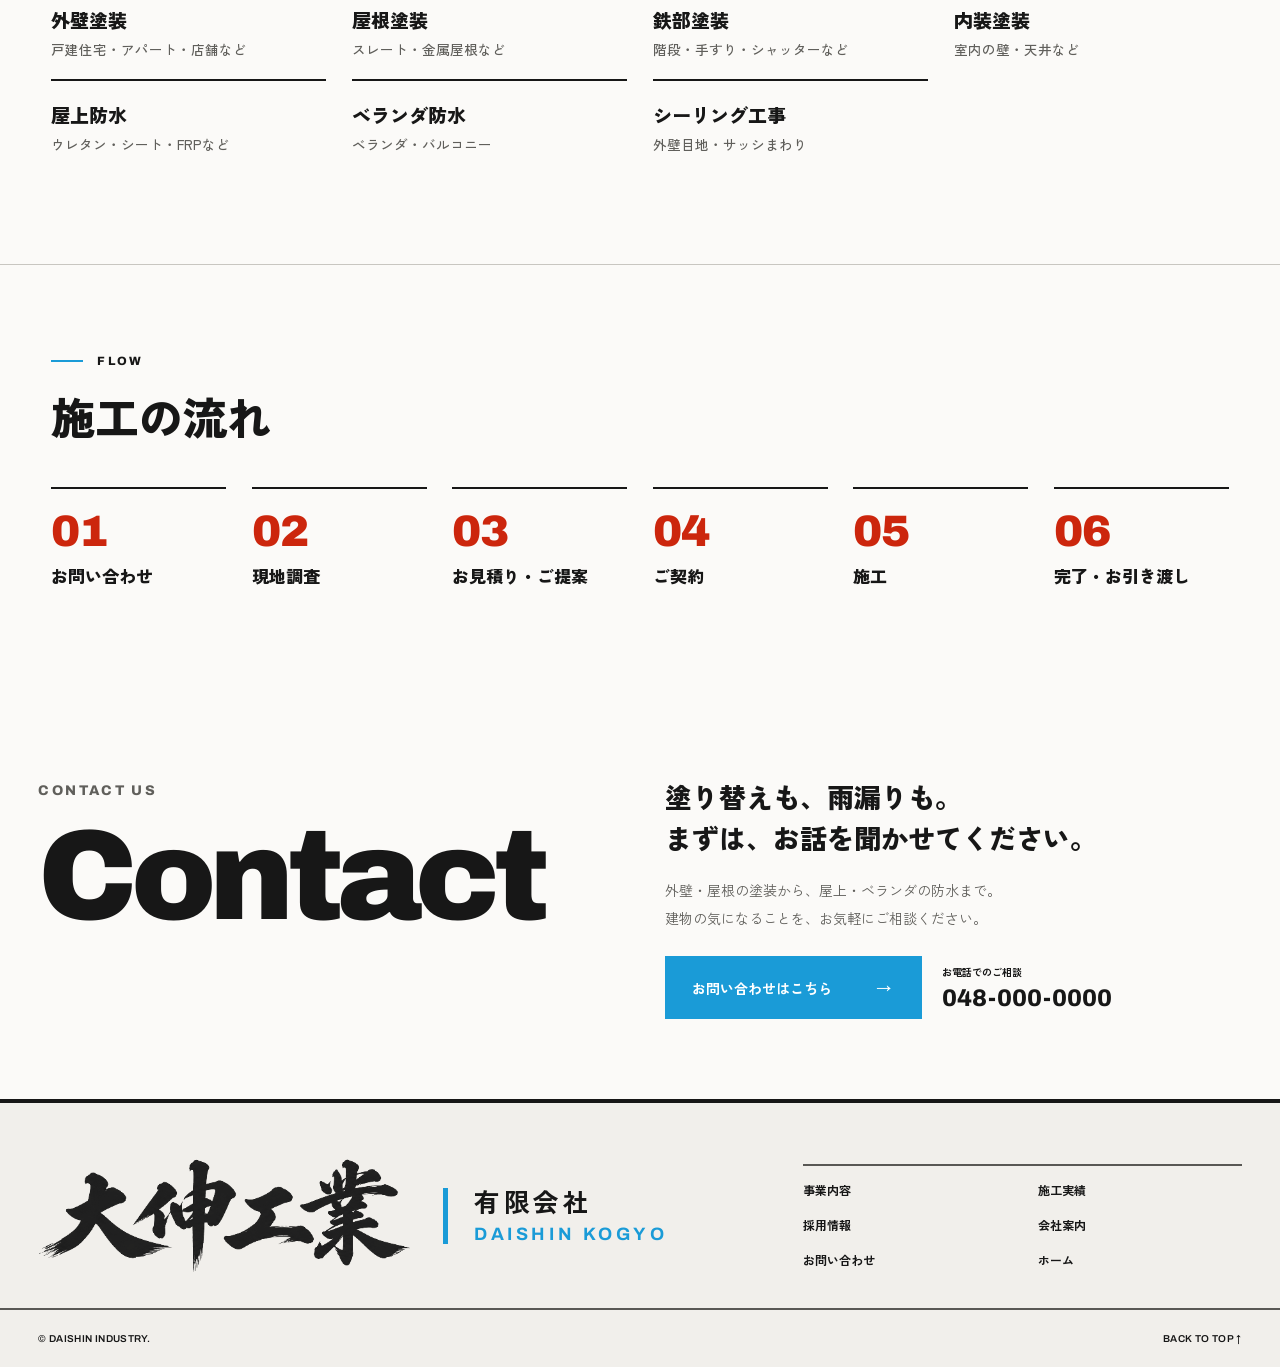
<file: business.html>
<!DOCTYPE html>
<html lang="ja">
<head>
<meta charset="utf-8">
<meta name="viewport" content="width=device-width, initial-scale=1">
<title>事業内容｜有限会社大伸工業</title>
<meta name="description" content="埼玉県蕨市の有限会社大伸工業。昭和62年設立。外壁・屋根の塗装、屋上・ベランダの防水工事を承ります。">
<link rel="canonical" href="https://daishinkogyo-warabi.com/business">
<meta property="og:type" content="article">
<meta property="og:site_name" content="有限会社大伸工業">
<meta property="og:title" content="事業内容｜有限会社大伸工業">
<meta property="og:description" content="埼玉県蕨市の有限会社大伸工業。昭和62年設立。外壁・屋根の塗装、屋上・ベランダの防水工事を承ります。">
<meta property="og:url" content="https://daishinkogyo-warabi.com/business">
<meta property="og:image" content="https://daishinkogyo-warabi.com/assets/img/ogp.jpg">
<meta property="og:locale" content="ja_JP">
<meta name="twitter:card" content="summary_large_image">
<meta name="theme-color" content="#fbfaf8">
<link rel="icon" href="/favicon.ico" sizes="32x32">
<link rel="icon" href="/assets/img/icon.png" type="image/png">
<link rel="apple-touch-icon" href="/assets/img/apple-touch-icon.png">
<link rel="preconnect" href="https://fonts.googleapis.com">
<link rel="preconnect" href="https://fonts.gstatic.com" crossorigin>
<link rel="stylesheet" href="https://fonts.googleapis.com/css2?family=Archivo:wght@600;800;900&family=Zen+Kaku+Gothic+New:wght@400;500;700;900&display=swap">
<link rel="stylesheet" href="/css/style.css">
</head>
<body>
<div style="background: #f3f2ef; color: #171717; font-family: 'Zen Kaku Gothic New', sans-serif; min-height: 100%;">

  <a class="skip" href="#main">本文へスキップ</a><div class="progress" id="reading-progress"></div><header class="site-header" id="page-top"><div class="header-inner"><a class="brand" href="/" aria-label="有限会社大伸工業 ホーム"><img class="brand-logo" src="/assets/img/logo.png" alt="有限会社大伸工業"><span class="brand-sub"><span class="brand-sub-ja">有限会社</span><span class="brand-sub-en">DAISHIN KOGYO</span></span></a><nav class="desktop-nav" aria-label="メインメニュー"><a href="/business" aria-current="page">事業内容</a><a href="/works">施工実績</a><a href="/recruit">採用情報</a><a href="/company">会社案内</a></nav><a class="header-phone" href="tel:0480000000"><small>お電話でのご相談</small><strong>048-000-0000</strong></a><a class="header-contact" href="/contact">お問い合わせ<span class="arrow" aria-hidden="true">→</span></a><details class="mobile-menu"><summary aria-label="メニューの開閉"><span class="menu-bars" aria-hidden="true"></span><span>MENU</span></summary><div class="menu-panel"><nav aria-label="モバイルメニュー"><a href="/">ホーム<small>HOME</small></a><a href="/business" aria-current="page">事業内容<small>SERVICE</small></a><a href="/works">施工実績<small>WORKS</small></a><a href="/recruit">採用情報<small>RECRUIT</small></a><a href="/company">会社案内<small>COMPANY</small></a></nav><a class="button red" href="/contact">お問い合わせ<span class="arrow" aria-hidden="true">→</span></a></div></details></div></header><main id="main" tabindex="-1" class="main submain"><nav class="breadcrumb" aria-label="現在位置"><a href="/">HOME</a><span aria-hidden="true">/</span><span aria-current="page">事業内容</span></nav>

  <section style="max-width: 1320px; margin: 0 auto; padding: clamp(48px, 7vw, 104px) clamp(16px, 4vw, 56px) clamp(32px, 4vw, 56px); display: grid; gap: clamp(18px, 2.4vw, 28px);">
    <p style="margin: 0; display: flex; align-items: center; gap: 14px; font-family: 'Archivo', sans-serif; font-weight: 800; font-size: 12px; letter-spacing: 0.2em; color: #171717;"><span style="width: 32px; height: 2px; background: #1a9bd7; flex: none;"></span>01 / SERVICE</p>
    <p aria-hidden="true" style="margin: 0; font-family: 'Archivo', sans-serif; font-weight: 900; font-size: clamp(72px, 14vw, 200px); line-height: 0.9; letter-spacing: -0.045em; color: #171717;">Service</p>
    <h1 style="margin: clamp(8px, 2vw, 24px) 0 0; font-weight: 900; font-size: clamp(32px, 4.6vw, 60px); line-height: 1.25; color: #171717;">事業内容</h1>
    <p style="margin: 0; font-size: 15px; font-weight: 500; color: #605f5b;">塗装工事・防水工事の工事メニューと施工の流れ</p>
  </section>

  <section style="max-width: 1320px; margin: 0 auto; padding: 0 clamp(16px, 4vw, 56px) clamp(56px, 7vw, 104px);">
    <div style="display: grid; grid-template-columns: repeat(auto-fit, minmax(min(100%, 420px), 1fr)); gap: clamp(16px, 2vw, 24px);">
      <article id="painting" style="min-width: 0; background: #cc260d; color: #f3f2ef; display: grid; grid-template-columns: minmax(0, 1fr); align-content: start;">
        <div style="aspect-ratio: 16 / 10; overflow: hidden;"><img src="/assets/img/hero-painting.jpg" alt="足場の上で外壁を塗装する職人" style="display: block; width: 100%; height: 100%; object-fit: cover; object-position: 60% 40%;"></div>
        <div style="padding: clamp(24px, 3.4vw, 44px); display: grid; gap: 22px;">
          <div style="display: flex; align-items: baseline; gap: 18px; flex-wrap: wrap;">
            <span style="font-family: 'Archivo', sans-serif; font-weight: 900; font-size: clamp(48px, 6vw, 80px); line-height: 0.9; letter-spacing: -0.03em;">01</span>
            <h2 style="margin: 0; font-weight: 900; font-size: clamp(24px, 2.8vw, 34px);">塗装工事</h2>
          </div>
          <div style="height: 1px; background: rgba(255, 255, 255, 0.35);"></div>
          <p style="margin: 0; font-size: 15px; font-weight: 500; line-height: 2.05; text-align: justify;">外壁や屋根、鉄部の塗り替えを承っております。塗装は建物の見た目を整えるだけでなく、雨水や紫外線から建材を守る大切な役割があります。建物の状態を調査したうえで、下地処理から仕上げまで丁寧に施工し、用途やご予算に合った塗料をご提案いたします。</p>
        </div>
      </article>
      <article id="waterproofing" style="min-width: 0; background: #171717; color: #f3f2ef; display: grid; grid-template-columns: minmax(0, 1fr); align-content: start;">
        <div style="aspect-ratio: 16 / 10; overflow: hidden;"><img src="/assets/img/waterproofing.jpg" alt="屋上で防水工事をする職人" style="display: block; width: 100%; height: 100%; object-fit: cover; object-position: 50% 45%;"></div>
        <div style="padding: clamp(24px, 3.4vw, 44px); display: grid; gap: 22px;">
          <div style="display: flex; align-items: baseline; gap: 18px; flex-wrap: wrap;">
            <span style="font-family: 'Archivo', sans-serif; font-weight: 900; font-size: clamp(48px, 6vw, 80px); line-height: 0.9; letter-spacing: -0.03em;">02</span>
            <h2 style="margin: 0; font-weight: 900; font-size: clamp(24px, 2.8vw, 34px);">防水工事</h2>
          </div>
          <div style="height: 1px; background: rgba(255, 255, 255, 0.35);"></div>
          <p style="margin: 0; font-size: 15px; font-weight: 500; line-height: 2.05; text-align: justify;">屋上やベランダ、バルコニーの防水工事を承っております。防水層の劣化を放置すると、雨漏りや建物内部の傷みにつながります。ウレタン防水・シート防水など、建物の形状や既存の防水層に合わせた工法で、長く安心できる防水をご提供いたします。</p>
        </div>
      </article>
    </div>
  </section>

  <section id="menu" style="border-top: 1px solid #c8c6c1;">
    <div style="max-width: 1320px; margin: 0 auto; padding: clamp(56px, 7vw, 104px) clamp(16px, 4vw, 56px); display: grid; gap: clamp(24px, 3vw, 40px);">
      <div style="display: grid; gap: 16px;">
        <p style="margin: 0; display: flex; align-items: center; gap: 14px; font-family: 'Archivo', sans-serif; font-weight: 800; font-size: 12px; letter-spacing: 0.2em; color: #171717;"><span style="width: 32px; height: 2px; background: #1a9bd7; flex: none;"></span>MENU</p>
        <h2 style="margin: 0; font-weight: 900; font-size: clamp(28px, 3.6vw, 44px); color: #171717;">工事メニュー</h2>
      </div>
      <div style="display: grid; grid-template-columns: repeat(auto-fill, minmax(min(100%, 260px), 1fr)); gap: 0 clamp(16px, 2vw, 28px);">
        <div style="padding: 20px 0; border-top: 2px solid #171717; display: grid; gap: 6px;">
          <span style="font-weight: 900; font-size: 19px; color: #171717;">外壁塗装</span>
          <span style="font-size: 13.5px; font-weight: 500; color: #605f5b;">戸建住宅・アパート・店舗など</span>
        </div>
        <div style="padding: 20px 0; border-top: 2px solid #171717; display: grid; gap: 6px;">
          <span style="font-weight: 900; font-size: 19px; color: #171717;">屋根塗装</span>
          <span style="font-size: 13.5px; font-weight: 500; color: #605f5b;">スレート・金属屋根など</span>
        </div>
        <div style="padding: 20px 0; border-top: 2px solid #171717; display: grid; gap: 6px;">
          <span style="font-weight: 900; font-size: 19px; color: #171717;">鉄部塗装</span>
          <span style="font-size: 13.5px; font-weight: 500; color: #605f5b;">階段・手すり・シャッターなど</span>
        </div>
        <div style="padding: 20px 0; border-top: 2px solid #171717; display: grid; gap: 6px;">
          <span style="font-weight: 900; font-size: 19px; color: #171717;">内装塗装</span>
          <span style="font-size: 13.5px; font-weight: 500; color: #605f5b;">室内の壁・天井など</span>
        </div>
        <div style="padding: 20px 0; border-top: 2px solid #171717; display: grid; gap: 6px;">
          <span style="font-weight: 900; font-size: 19px; color: #171717;">屋上防水</span>
          <span style="font-size: 13.5px; font-weight: 500; color: #605f5b;">ウレタン・シート・FRPなど</span>
        </div>
        <div style="padding: 20px 0; border-top: 2px solid #171717; display: grid; gap: 6px;">
          <span style="font-weight: 900; font-size: 19px; color: #171717;">ベランダ防水</span>
          <span style="font-size: 13.5px; font-weight: 500; color: #605f5b;">ベランダ・バルコニー</span>
        </div>
        <div style="padding: 20px 0; border-top: 2px solid #171717; display: grid; gap: 6px;">
          <span style="font-weight: 900; font-size: 19px; color: #171717;">シーリング工事</span>
          <span style="font-size: 13.5px; font-weight: 500; color: #605f5b;">外壁目地・サッシまわり</span>
        </div>
      </div>
    </div>
  </section>

  <section style="border-top: 1px solid #c8c6c1;">
    <div style="max-width: 1320px; margin: 0 auto; padding: clamp(56px, 7vw, 104px) clamp(16px, 4vw, 56px); display: grid; gap: clamp(24px, 3vw, 40px);">
      <div style="display: grid; gap: 16px;">
        <p style="margin: 0; display: flex; align-items: center; gap: 14px; font-family: 'Archivo', sans-serif; font-weight: 800; font-size: 12px; letter-spacing: 0.2em; color: #171717;"><span style="width: 32px; height: 2px; background: #1a9bd7; flex: none;"></span>FLOW</p>
        <h2 style="margin: 0; font-weight: 900; font-size: clamp(28px, 3.6vw, 44px); color: #171717;">施工の流れ</h2>
      </div>
      <ol style="list-style: none; margin: 0; padding: 0; display: grid; grid-template-columns: repeat(auto-fill, minmax(min(100%, 170px), 1fr)); gap: 0 clamp(16px, 2vw, 28px);">
        <li style="padding: 20px 0; border-top: 2px solid #171717; display: grid; gap: 10px;">
          <span style="font-family: 'Archivo', sans-serif; font-weight: 900; font-size: 44px; line-height: 1; letter-spacing: -0.02em; color: #cc260d;">01</span>
          <span style="font-weight: 900; font-size: 17px; color: #171717;">お問い合わせ</span>
        </li>
        <li style="padding: 20px 0; border-top: 2px solid #171717; display: grid; gap: 10px;">
          <span style="font-family: 'Archivo', sans-serif; font-weight: 900; font-size: 44px; line-height: 1; letter-spacing: -0.02em; color: #cc260d;">02</span>
          <span style="font-weight: 900; font-size: 17px; color: #171717;">現地調査</span>
        </li>
        <li style="padding: 20px 0; border-top: 2px solid #171717; display: grid; gap: 10px;">
          <span style="font-family: 'Archivo', sans-serif; font-weight: 900; font-size: 44px; line-height: 1; letter-spacing: -0.02em; color: #cc260d;">03</span>
          <span style="font-weight: 900; font-size: 17px; color: #171717;">お見積り・ご提案</span>
        </li>
        <li style="padding: 20px 0; border-top: 2px solid #171717; display: grid; gap: 10px;">
          <span style="font-family: 'Archivo', sans-serif; font-weight: 900; font-size: 44px; line-height: 1; letter-spacing: -0.02em; color: #cc260d;">04</span>
          <span style="font-weight: 900; font-size: 17px; color: #171717;">ご契約</span>
        </li>
        <li style="padding: 20px 0; border-top: 2px solid #171717; display: grid; gap: 10px;">
          <span style="font-family: 'Archivo', sans-serif; font-weight: 900; font-size: 44px; line-height: 1; letter-spacing: -0.02em; color: #cc260d;">05</span>
          <span style="font-weight: 900; font-size: 17px; color: #171717;">施工</span>
        </li>
        <li style="padding: 20px 0; border-top: 2px solid #171717; display: grid; gap: 10px;">
          <span style="font-family: 'Archivo', sans-serif; font-weight: 900; font-size: 44px; line-height: 1; letter-spacing: -0.02em; color: #cc260d;">06</span>
          <span style="font-weight: 900; font-size: 17px; color: #171717;">完了・お引き渡し</span>
        </li>
      </ol>
    </div>
  </section>

  </main><section class="contact-band" aria-label="お問い合わせ"><div><p class="kicker">CONTACT US</p><h2 class="display-title">Contact</h2></div><div><h3>塗り替えも、雨漏りも。<br>まずは、お話を聞かせてください。</h3><p>外壁・屋根の塗装から、屋上・ベランダの防水まで。<br>建物の気になることを、お気軽にご相談ください。</p><div class="contact-actions"><a class="button red" href="/contact">お問い合わせはこちら<span class="arrow" aria-hidden="true">→</span></a><a class="contact-phone" href="tel:0480000000"><small>お電話でのご相談</small>048-000-0000</a></div></div></section><footer class="site-footer"><div class="footer-top"><div class="footer-lockup" role="img" aria-label="有限会社大伸工業"><img src="/assets/img/logo.png" alt=""><span class="brand-sub"><span class="brand-sub-ja">有限会社</span><span class="brand-sub-en">DAISHIN KOGYO</span></span></div><nav class="footer-nav" aria-label="フッターメニュー"><a href="/business" aria-current="page">事業内容</a><a href="/works">施工実績</a><a href="/recruit">採用情報</a><a href="/company">会社案内</a><a href="/contact">お問い合わせ</a><a href="/">ホーム</a></nav></div><div class="footer-bottom"><span>© DAISHIN INDUSTRY.</span><a href="#page-top">BACK TO TOP ↑</a></div></footer><nav class="mobile-cta" aria-label="クイックお問い合わせ"><a href="tel:0480000000">電話で相談</a><a href="/contact">お問い合わせ <span aria-hidden="true">→</span></a></nav>
</div>
<script src="/js/main.js" defer></script>
</body>
</html>
</file>
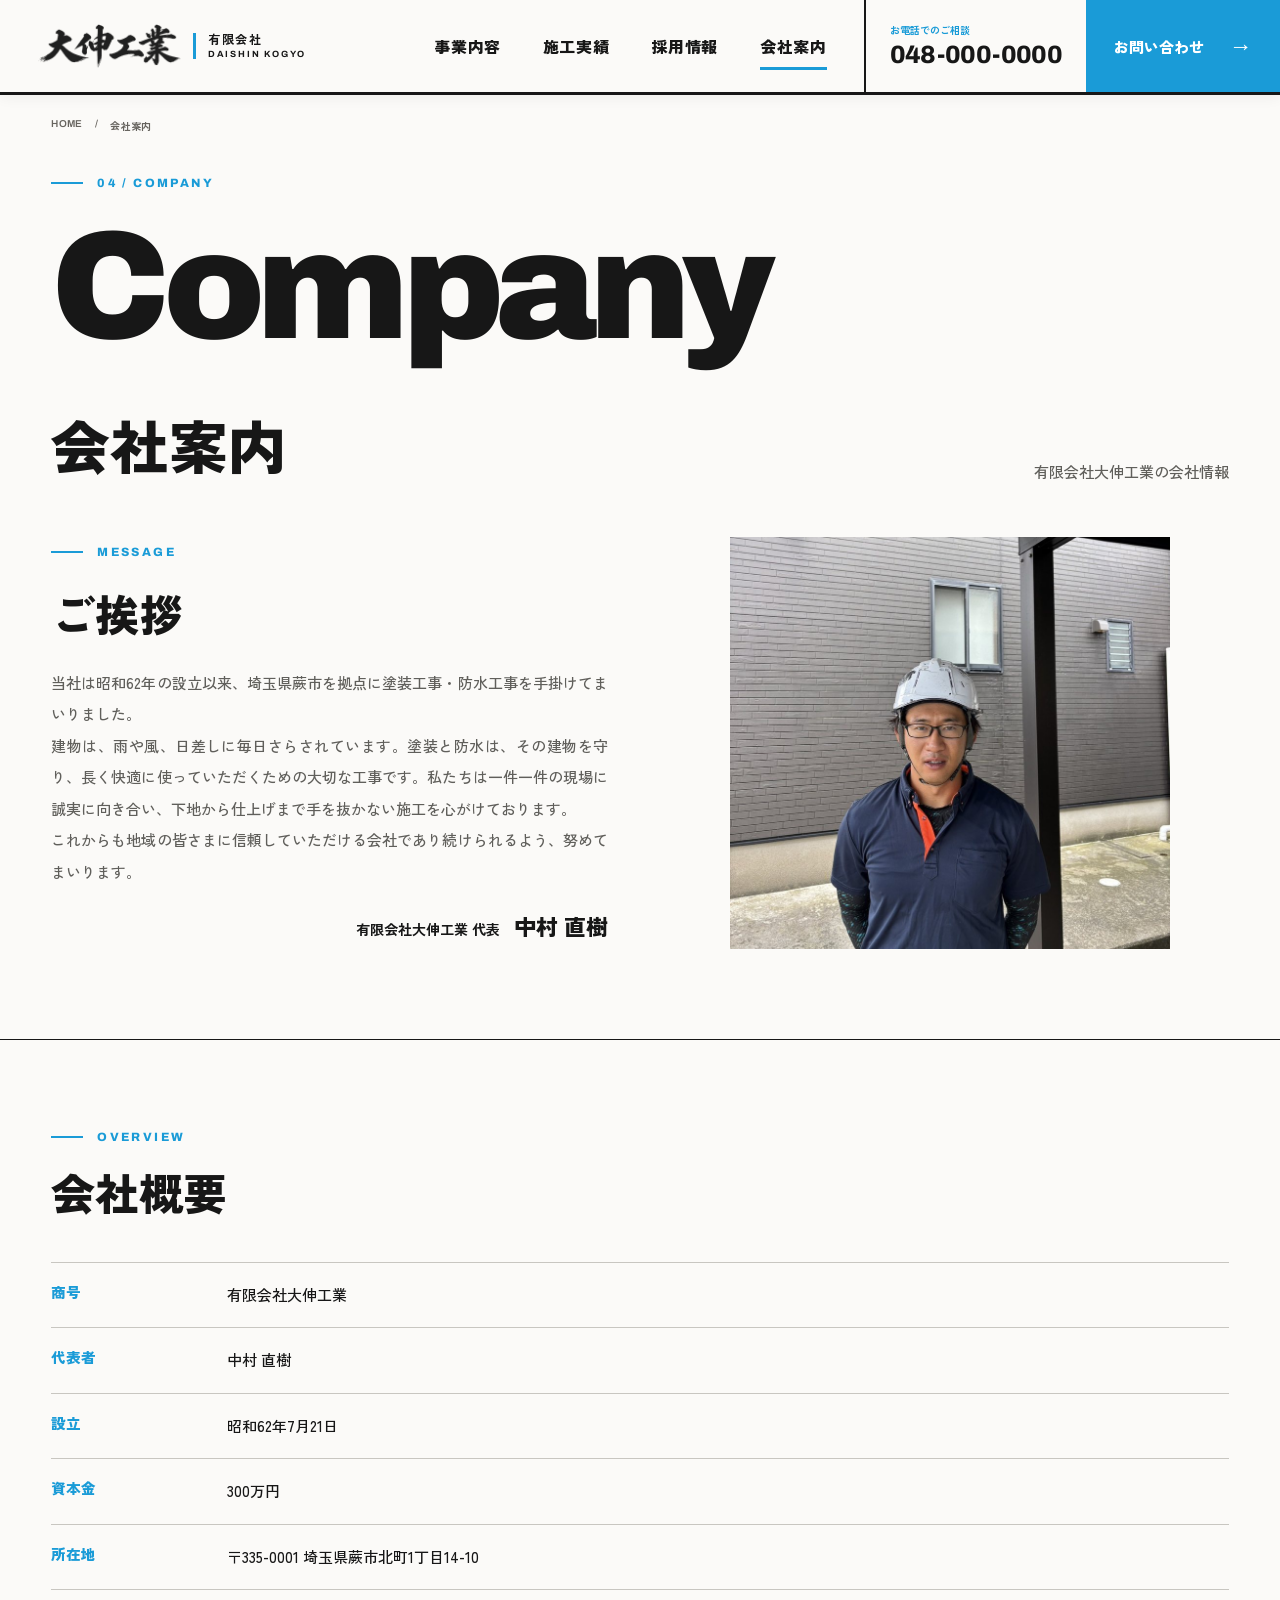
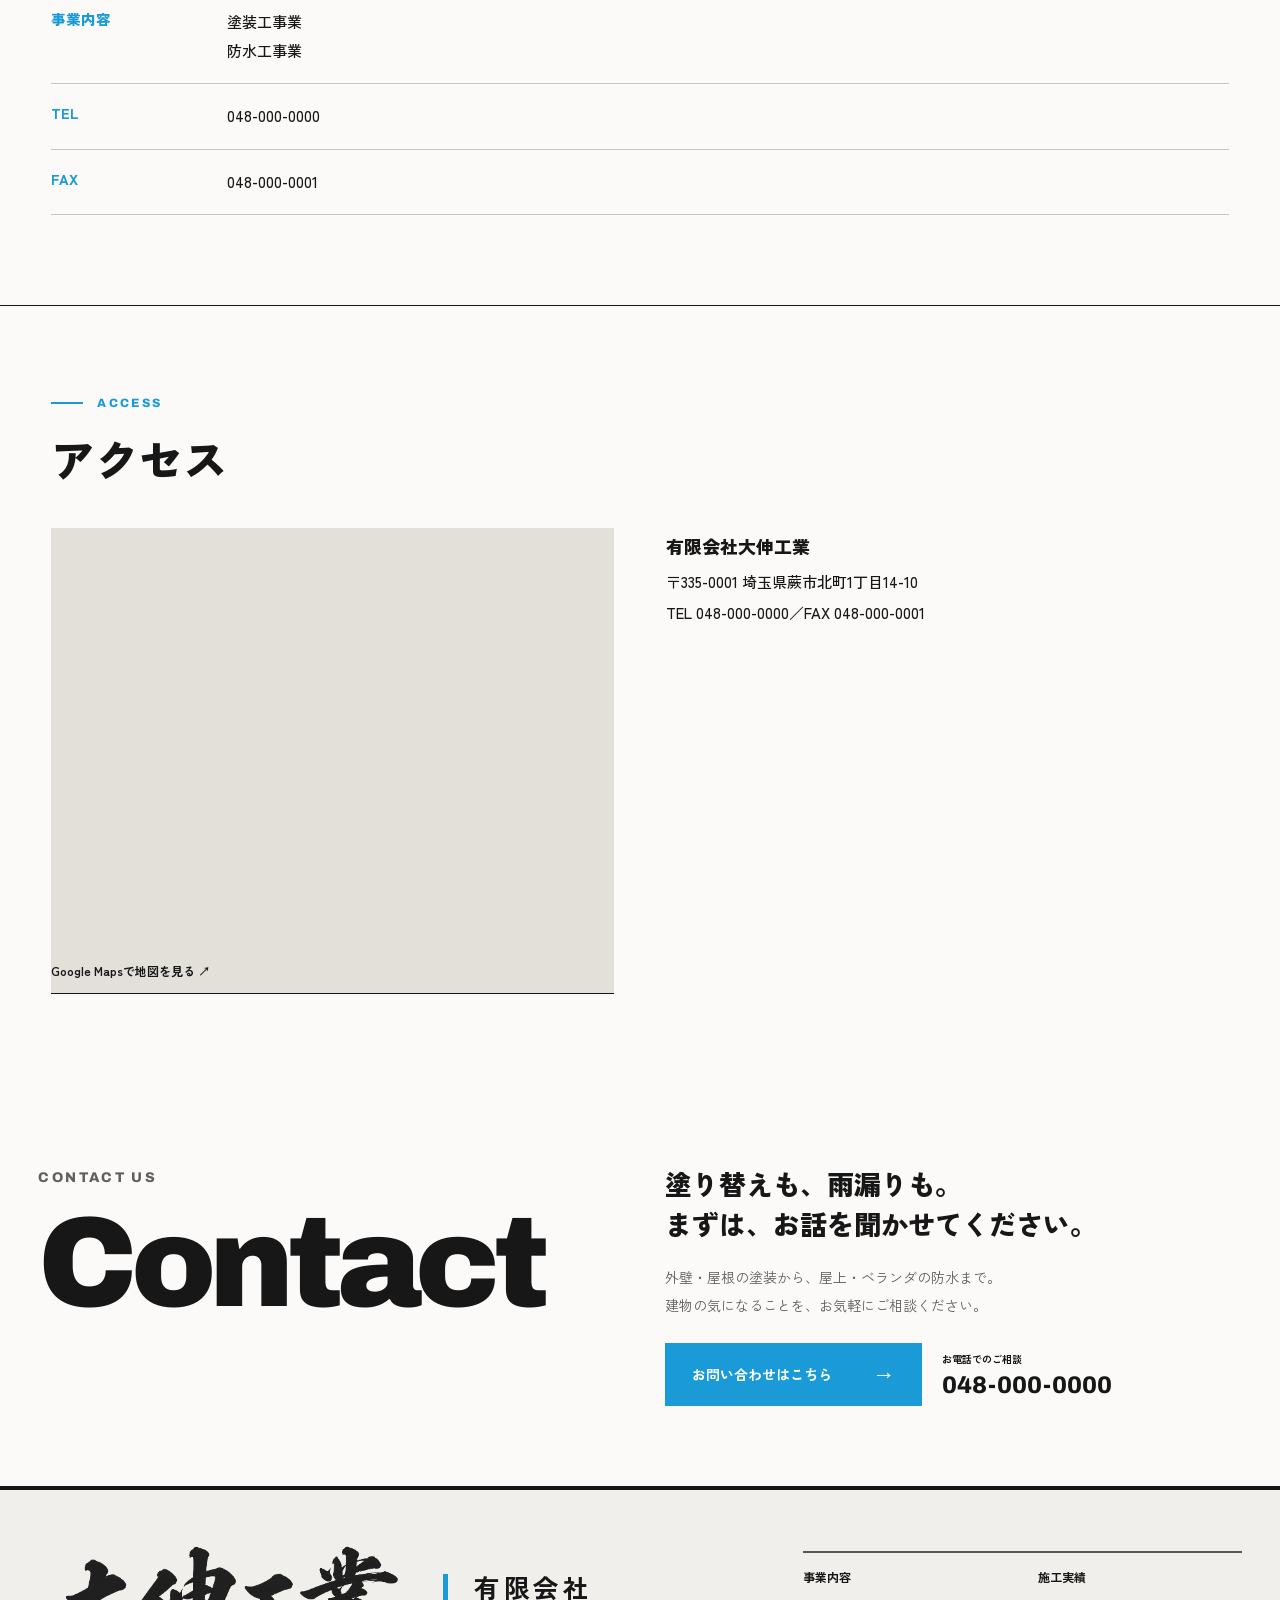
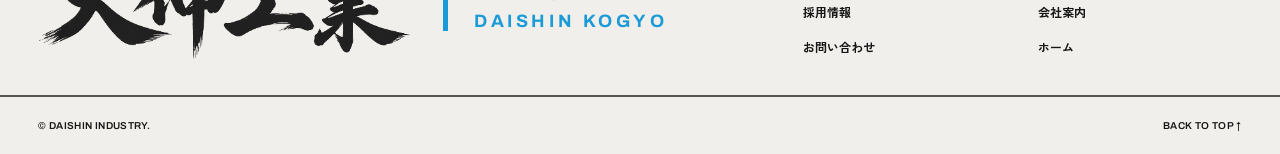
<file: company.html>
<!DOCTYPE html>
<html lang="ja">
<head>
<meta charset="utf-8">
<meta name="viewport" content="width=device-width, initial-scale=1">
<title>会社案内｜有限会社大伸工業</title>
<meta name="description" content="埼玉県蕨市の有限会社大伸工業。昭和62年設立。外壁・屋根の塗装、屋上・ベランダの防水工事を承ります。">
<link rel="canonical" href="https://daishinkogyo-warabi.com/company">
<meta property="og:type" content="article">
<meta property="og:site_name" content="有限会社大伸工業">
<meta property="og:title" content="会社案内｜有限会社大伸工業">
<meta property="og:description" content="埼玉県蕨市の有限会社大伸工業。昭和62年設立。外壁・屋根の塗装、屋上・ベランダの防水工事を承ります。">
<meta property="og:url" content="https://daishinkogyo-warabi.com/company">
<meta property="og:image" content="https://daishinkogyo-warabi.com/assets/img/ogp.jpg">
<meta property="og:locale" content="ja_JP">
<meta name="twitter:card" content="summary_large_image">
<meta name="theme-color" content="#fbfaf8">
<link rel="icon" href="/favicon.ico" sizes="32x32">
<link rel="icon" href="/assets/img/icon.png" type="image/png">
<link rel="apple-touch-icon" href="/assets/img/apple-touch-icon.png">
<link rel="preconnect" href="https://fonts.googleapis.com">
<link rel="preconnect" href="https://fonts.gstatic.com" crossorigin>
<link rel="stylesheet" href="https://fonts.googleapis.com/css2?family=Archivo:wght@600;800;900&family=Zen+Kaku+Gothic+New:wght@400;500;700;900&display=swap">
<link rel="stylesheet" href="/css/style.css">
</head>
<body>
<div style="background: #f3f2ef; color: #171717; font-family: 'Zen Kaku Gothic New', sans-serif; min-height: 100%;">

  <a class="skip" href="#main">本文へスキップ</a><div class="progress" id="reading-progress"></div><header class="site-header" id="page-top"><div class="header-inner"><a class="brand" href="/" aria-label="有限会社大伸工業 ホーム"><img class="brand-logo" src="/assets/img/logo.png" alt="有限会社大伸工業"><span class="brand-sub"><span class="brand-sub-ja">有限会社</span><span class="brand-sub-en">DAISHIN KOGYO</span></span></a><nav class="desktop-nav" aria-label="メインメニュー"><a href="/business">事業内容</a><a href="/works">施工実績</a><a href="/recruit">採用情報</a><a href="/company" aria-current="page">会社案内</a></nav><a class="header-phone" href="tel:0480000000"><small>お電話でのご相談</small><strong>048-000-0000</strong></a><a class="header-contact" href="/contact">お問い合わせ<span class="arrow" aria-hidden="true">→</span></a><details class="mobile-menu"><summary aria-label="メニューの開閉"><span class="menu-bars" aria-hidden="true"></span><span>MENU</span></summary><div class="menu-panel"><nav aria-label="モバイルメニュー"><a href="/">ホーム<small>HOME</small></a><a href="/business">事業内容<small>SERVICE</small></a><a href="/works">施工実績<small>WORKS</small></a><a href="/recruit">採用情報<small>RECRUIT</small></a><a href="/company" aria-current="page">会社案内<small>COMPANY</small></a></nav><a class="button red" href="/contact">お問い合わせ<span class="arrow" aria-hidden="true">→</span></a></div></details></div></header><main id="main" tabindex="-1" class="main submain"><nav class="breadcrumb" aria-label="現在位置"><a href="/">HOME</a><span aria-hidden="true">/</span><span aria-current="page">会社案内</span></nav>

  <section style="max-width: 1320px; margin: 0 auto; padding: clamp(48px, 7vw, 104px) clamp(16px, 4vw, 56px) clamp(32px, 4vw, 56px); display: grid; gap: clamp(18px, 2.4vw, 28px);">
    <p style="margin: 0; display: flex; align-items: center; gap: 14px; font-family: 'Archivo', sans-serif; font-weight: 800; font-size: 12px; letter-spacing: 0.2em; color: #1a9bd7;"><span style="width: 32px; height: 2px; background: #1a9bd7; flex: none;"></span>04 / COMPANY</p>
    <p aria-hidden="true" style="margin: 0; font-family: 'Archivo', sans-serif; font-weight: 900; font-size: clamp(72px, 14vw, 200px); line-height: 0.9; letter-spacing: -0.045em; color: #171717;">Company</p>
    <div style="margin-top: clamp(8px, 2vw, 24px); display: flex; justify-content: space-between; align-items: flex-end; gap: 16px 40px; flex-wrap: wrap;">
      <h1 style="margin: 0; font-weight: 900; font-size: clamp(32px, 4.6vw, 60px); line-height: 1.25; color: #171717;">会社案内</h1>
      <p style="margin: 0; font-size: 15px; font-weight: 500; color: #605f5b;">有限会社大伸工業の会社情報</p>
    </div>
  </section>

  <section style="max-width: 1320px; margin: 0 auto; padding: 0 clamp(16px, 4vw, 56px) clamp(56px, 7vw, 104px);">
    <div style="display: grid; grid-template-columns: repeat(auto-fit, minmax(min(100%, 380px), 1fr)); gap: clamp(32px, 5vw, 80px); align-items: center;">
      <div style="min-width: 0; display: grid; gap: 22px;">
        <p style="margin: 0; display: flex; align-items: center; gap: 14px; font-family: 'Archivo', sans-serif; font-weight: 800; font-size: 12px; letter-spacing: 0.2em; color: #1a9bd7;"><span style="width: 32px; height: 2px; background: #1a9bd7; flex: none;"></span>MESSAGE</p>
        <h2 style="margin: 0; font-weight: 900; font-size: clamp(28px, 3.6vw, 44px); color: #171717;">ご挨拶</h2>
        <p style="margin: 0; font-size: 15px; font-weight: 500; line-height: 2.1; color: #605f5b; text-align: justify;">当社は昭和62年の設立以来、埼玉県蕨市を拠点に塗装工事・防水工事を手掛けてまいりました。<br>建物は、雨や風、日差しに毎日さらされています。塗装と防水は、その建物を守り、長く快適に使っていただくための大切な工事です。私たちは一件一件の現場に誠実に向き合い、下地から仕上げまで手を抜かない施工を心がけております。<br>これからも地域の皆さまに信頼していただける会社であり続けられるよう、努めてまいります。</p>
        <p style="margin: 0; font-size: 14px; font-weight: 700; text-align: right; color: #171717;">有限会社大伸工業 代表　<span style="font-weight: 900; font-size: 22px; color: #171717;">中村 直樹</span></p>
      </div>
      <div style="min-width: 0; aspect-ratio: 416 / 390; width: min(100%, 440px); justify-self: center; overflow: hidden;"><img src="/assets/img/president.jpg" alt="代表取締役社長の写真" style="display: block; width: 100%; height: 100%; object-fit: cover; object-position: 50% 82%; filter: none;"></div>
    </div>
  </section>
  <section style="border-top: 1px solid #171717;">
    <div style="max-width: 1320px; margin: 0 auto; padding: clamp(56px, 7vw, 104px) clamp(16px, 4vw, 56px); display: grid; gap: clamp(24px, 3vw, 40px);">
      <div style="display: grid; gap: 16px;">
        <p style="margin: 0; display: flex; align-items: center; gap: 14px; font-family: 'Archivo', sans-serif; font-weight: 800; font-size: 12px; letter-spacing: 0.2em; color: #1a9bd7;"><span style="width: 32px; height: 2px; background: #1a9bd7; flex: none;"></span>OVERVIEW</p>
        <h2 style="margin: 0; font-weight: 900; font-size: clamp(28px, 3.6vw, 44px); color: #171717;">会社概要</h2>
      </div>
      <dl style="margin: 0; display: grid; grid-template-columns: minmax(0, 1fr); border-bottom: 1px solid #c8c6c1;">
        <div style="display: grid; grid-template-columns: minmax(6em, 10em) minmax(0, 1fr); gap: 16px; padding: 18px 0; border-top: 1px solid #c8c6c1;">
          <dt style="font-weight: 900; font-size: 14.5px; color: #1a9bd7;">商号</dt>
          <dd style="margin: 0; font-size: 15px; font-weight: 500; line-height: 1.9; color: #171717;">有限会社大伸工業</dd>
        </div>
        <div style="display: grid; grid-template-columns: minmax(6em, 10em) minmax(0, 1fr); gap: 16px; padding: 18px 0; border-top: 1px solid #c8c6c1;">
          <dt style="font-weight: 900; font-size: 14.5px; color: #1a9bd7;">代表者</dt>
          <dd style="margin: 0; font-size: 15px; font-weight: 500; line-height: 1.9; color: #171717;">中村 直樹</dd>
        </div>
        <div style="display: grid; grid-template-columns: minmax(6em, 10em) minmax(0, 1fr); gap: 16px; padding: 18px 0; border-top: 1px solid #c8c6c1;">
          <dt style="font-weight: 900; font-size: 14.5px; color: #1a9bd7;">設立</dt>
          <dd style="margin: 0; font-size: 15px; font-weight: 500; line-height: 1.9; color: #171717;">昭和62年7月21日</dd>
        </div>
        <div style="display: grid; grid-template-columns: minmax(6em, 10em) minmax(0, 1fr); gap: 16px; padding: 18px 0; border-top: 1px solid #c8c6c1;">
          <dt style="font-weight: 900; font-size: 14.5px; color: #1a9bd7;">資本金</dt>
          <dd style="margin: 0; font-size: 15px; font-weight: 500; line-height: 1.9; color: #171717;">300万円</dd>
        </div>
        <div style="display: grid; grid-template-columns: minmax(6em, 10em) minmax(0, 1fr); gap: 16px; padding: 18px 0; border-top: 1px solid #c8c6c1;">
          <dt style="font-weight: 900; font-size: 14.5px; color: #1a9bd7;">所在地</dt>
          <dd style="margin: 0; font-size: 15px; font-weight: 500; line-height: 1.9; color: #171717;">〒335-0001 埼玉県蕨市北町1丁目14-10</dd>
        </div>
        <div style="display: grid; grid-template-columns: minmax(6em, 10em) minmax(0, 1fr); gap: 16px; padding: 18px 0; border-top: 1px solid #c8c6c1;">
          <dt style="font-weight: 900; font-size: 14.5px; color: #1a9bd7;">事業内容</dt>
          <dd style="margin: 0; font-size: 15px; font-weight: 500; line-height: 1.9; color: #171717;">塗装工事業<br>防水工事業</dd>
        </div>
        <div style="display: grid; grid-template-columns: minmax(6em, 10em) minmax(0, 1fr); gap: 16px; padding: 18px 0; border-top: 1px solid #c8c6c1;">
          <dt style="font-weight: 900; font-size: 14.5px; color: #1a9bd7;">TEL</dt>
          <dd style="margin: 0; font-size: 15px; font-weight: 500; line-height: 1.9; color: #171717;">048-000-0000</dd>
        </div>
        <div style="display: grid; grid-template-columns: minmax(6em, 10em) minmax(0, 1fr); gap: 16px; padding: 18px 0; border-top: 1px solid #c8c6c1;">
          <dt style="font-weight: 900; font-size: 14.5px; color: #1a9bd7;">FAX</dt>
          <dd style="margin: 0; font-size: 15px; font-weight: 500; line-height: 1.9; color: #171717;">048-000-0001</dd>
        </div>
      </dl>
    </div>
  </section>
  <section style="border-top: 1px solid #171717;">
    <div style="max-width: 1320px; margin: 0 auto; padding: clamp(56px, 7vw, 104px) clamp(16px, 4vw, 56px); display: grid; gap: clamp(24px, 3vw, 40px);">
      <div style="display: grid; gap: 16px;">
        <p style="margin: 0; display: flex; align-items: center; gap: 14px; font-family: 'Archivo', sans-serif; font-weight: 800; font-size: 12px; letter-spacing: 0.2em; color: #1a9bd7;"><span style="width: 32px; height: 2px; background: #1a9bd7; flex: none;"></span>ACCESS</p>
        <h2 style="margin: 0; font-weight: 900; font-size: clamp(28px, 3.6vw, 44px); color: #171717;">アクセス</h2>
      </div>
      <div style="display: grid; grid-template-columns: repeat(auto-fit, minmax(min(100%, 320px), 1fr)); gap: clamp(24px, 4vw, 56px); align-items: start;">
        <div style="min-width: 0; aspect-ratio: 4 / 3; background: #e3e0da;"><iframe title="有限会社大伸工業の地図" src="https://www.google.com/maps?q=%E5%9F%BC%E7%8E%89%E7%9C%8C%E8%95%A8%E5%B8%82%E5%8C%97%E7%94%BA1%E4%B8%81%E7%9B%AE14-10&amp;output=embed" style="display: block; width: 100%; height: 100%; border: 0;" loading="lazy"></iframe><a class="map-link" href="https://www.google.com/maps?q=%E5%9F%BC%E7%8E%89%E7%9C%8C%E8%95%A8%E5%B8%82%E5%8C%97%E7%94%BA1%E4%B8%81%E7%9B%AE14-10" target="_blank" rel="noopener noreferrer">Google Mapsで地図を見る ↗</a></div>
        <p style="margin: 0; min-width: 0; font-size: 15px; font-weight: 500; line-height: 2.1; color: #171717;"><span style="font-weight: 900; font-size: 18px; color: #171717;">有限会社大伸工業</span><br>〒335-0001 埼玉県蕨市北町1丁目14-10<br>TEL 048-000-0000／FAX 048-000-0001</p>
      </div>
    </div>
  </section>

  </main><section class="contact-band" aria-label="お問い合わせ"><div><p class="kicker">CONTACT US</p><h2 class="display-title">Contact</h2></div><div><h3>塗り替えも、雨漏りも。<br>まずは、お話を聞かせてください。</h3><p>外壁・屋根の塗装から、屋上・ベランダの防水まで。<br>建物の気になることを、お気軽にご相談ください。</p><div class="contact-actions"><a class="button red" href="/contact">お問い合わせはこちら<span class="arrow" aria-hidden="true">→</span></a><a class="contact-phone" href="tel:0480000000"><small>お電話でのご相談</small>048-000-0000</a></div></div></section><footer class="site-footer"><div class="footer-top"><div class="footer-lockup" role="img" aria-label="有限会社大伸工業"><img src="/assets/img/logo.png" alt=""><span class="brand-sub"><span class="brand-sub-ja">有限会社</span><span class="brand-sub-en">DAISHIN KOGYO</span></span></div><nav class="footer-nav" aria-label="フッターメニュー"><a href="/business">事業内容</a><a href="/works">施工実績</a><a href="/recruit">採用情報</a><a href="/company" aria-current="page">会社案内</a><a href="/contact">お問い合わせ</a><a href="/">ホーム</a></nav></div><div class="footer-bottom"><span>© DAISHIN INDUSTRY.</span><a href="#page-top">BACK TO TOP ↑</a></div></footer><nav class="mobile-cta" aria-label="クイックお問い合わせ"><a href="tel:0480000000">電話で相談</a><a href="/contact">お問い合わせ <span aria-hidden="true">→</span></a></nav>
</div>
<script src="/js/main.js" defer></script>
</body>
</html>
</file>
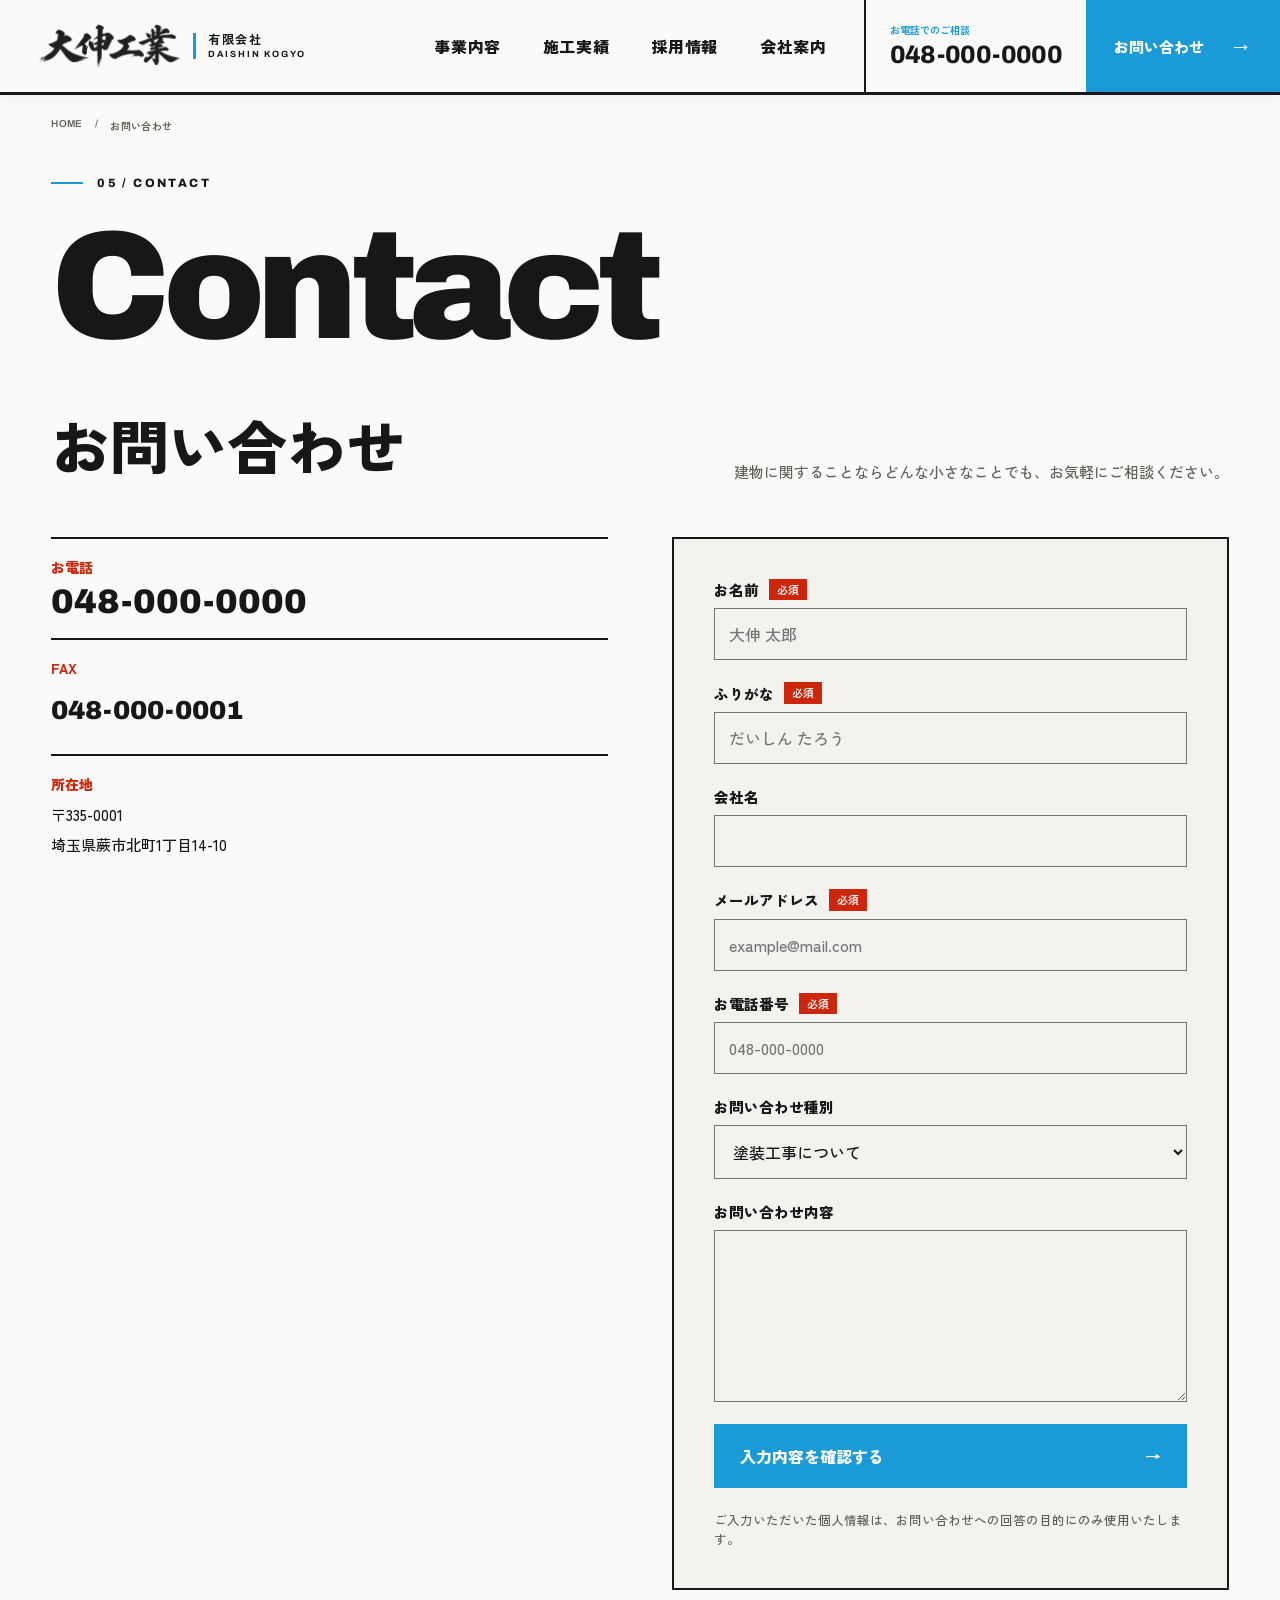
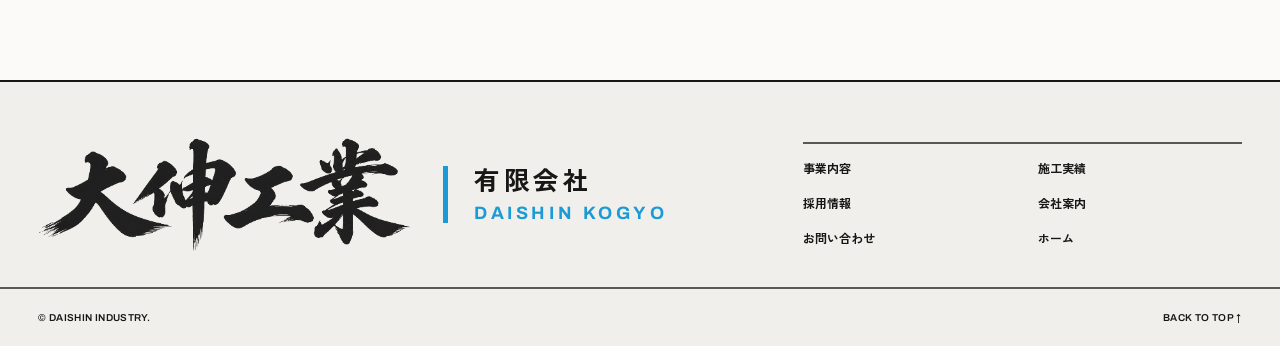
<file: contact.html>
<!DOCTYPE html>
<html lang="ja">
<head>
<meta charset="utf-8">
<meta name="viewport" content="width=device-width, initial-scale=1">
<title>お問い合わせ｜有限会社大伸工業</title>
<meta name="description" content="埼玉県蕨市の有限会社大伸工業。昭和62年設立。外壁・屋根の塗装、屋上・ベランダの防水工事を承ります。">
<link rel="canonical" href="https://daishinkogyo-warabi.com/contact">
<meta property="og:type" content="article">
<meta property="og:site_name" content="有限会社大伸工業">
<meta property="og:title" content="お問い合わせ｜有限会社大伸工業">
<meta property="og:description" content="埼玉県蕨市の有限会社大伸工業。昭和62年設立。外壁・屋根の塗装、屋上・ベランダの防水工事を承ります。">
<meta property="og:url" content="https://daishinkogyo-warabi.com/contact">
<meta property="og:image" content="https://daishinkogyo-warabi.com/assets/img/ogp.jpg">
<meta property="og:locale" content="ja_JP">
<meta name="twitter:card" content="summary_large_image">
<meta name="theme-color" content="#fbfaf8">
<link rel="icon" href="/favicon.ico" sizes="32x32">
<link rel="icon" href="/assets/img/icon.png" type="image/png">
<link rel="apple-touch-icon" href="/assets/img/apple-touch-icon.png">
<link rel="preconnect" href="https://fonts.googleapis.com">
<link rel="preconnect" href="https://fonts.gstatic.com" crossorigin>
<link rel="stylesheet" href="https://fonts.googleapis.com/css2?family=Archivo:wght@600;800;900&family=Zen+Kaku+Gothic+New:wght@400;500;700;900&display=swap">
<link rel="stylesheet" href="/css/style.css">
</head>
<body>
<div style="background: #f3f2ef; color: #171717; font-family: 'Zen Kaku Gothic New', sans-serif; min-height: 100%;">

  <a class="skip" href="#main">本文へスキップ</a><div class="progress" id="reading-progress"></div><header class="site-header" id="page-top"><div class="header-inner"><a class="brand" href="/" aria-label="有限会社大伸工業 ホーム"><img class="brand-logo" src="/assets/img/logo.png" alt="有限会社大伸工業"><span class="brand-sub"><span class="brand-sub-ja">有限会社</span><span class="brand-sub-en">DAISHIN KOGYO</span></span></a><nav class="desktop-nav" aria-label="メインメニュー"><a href="/business">事業内容</a><a href="/works">施工実績</a><a href="/recruit">採用情報</a><a href="/company">会社案内</a></nav><a class="header-phone" href="tel:0480000000"><small>お電話でのご相談</small><strong>048-000-0000</strong></a><a class="header-contact" href="/contact">お問い合わせ<span class="arrow" aria-hidden="true">→</span></a><details class="mobile-menu"><summary aria-label="メニューの開閉"><span class="menu-bars" aria-hidden="true"></span><span>MENU</span></summary><div class="menu-panel"><nav aria-label="モバイルメニュー"><a href="/">ホーム<small>HOME</small></a><a href="/business">事業内容<small>SERVICE</small></a><a href="/works">施工実績<small>WORKS</small></a><a href="/recruit">採用情報<small>RECRUIT</small></a><a href="/company">会社案内<small>COMPANY</small></a></nav><a class="button red" href="/contact">お問い合わせ<span class="arrow" aria-hidden="true">→</span></a></div></details></div></header><main id="main" tabindex="-1" class="main submain"><nav class="breadcrumb" aria-label="現在位置"><a href="/">HOME</a><span aria-hidden="true">/</span><span aria-current="page">お問い合わせ</span></nav>

  <section style="max-width: 1320px; margin: 0 auto; padding: clamp(48px, 7vw, 104px) clamp(16px, 4vw, 56px) clamp(32px, 4vw, 56px); display: grid; gap: clamp(18px, 2.4vw, 28px);">
    <p style="margin: 0; display: flex; align-items: center; gap: 14px; font-family: 'Archivo', sans-serif; font-weight: 800; font-size: 12px; letter-spacing: 0.2em; color: #171717;"><span style="width: 32px; height: 2px; background: #1a9bd7; flex: none;"></span>05 / CONTACT</p>
    <p aria-hidden="true" style="margin: 0; font-family: 'Archivo', sans-serif; font-weight: 900; font-size: clamp(72px, 14vw, 200px); line-height: 0.9; letter-spacing: -0.045em; color: #171717;">Contact</p>
    <div style="margin-top: clamp(8px, 2vw, 24px); display: flex; justify-content: space-between; align-items: flex-end; gap: 16px 40px; flex-wrap: wrap;">
      <h1 style="margin: 0; font-weight: 900; font-size: clamp(32px, 4.6vw, 60px); line-height: 1.25; color: #171717;">お問い合わせ</h1>
      <p style="margin: 0; font-size: 15px; font-weight: 500; color: #605f5b;">建物に関することならどんな小さなことでも、お気軽にご相談ください。</p>
    </div>
  </section>

  <section style="max-width: 1320px; margin: 0 auto; padding: 0 clamp(16px, 4vw, 56px) clamp(56px, 7vw, 104px);">
    <div style="display: grid; grid-template-columns: repeat(auto-fit, minmax(min(100%, 320px), 1fr)); gap: clamp(32px, 5vw, 72px); align-items: start;">
      <div style="min-width: 0; display: grid; grid-template-columns: minmax(0, 1fr);">
          <div style="border-top: 2px solid #171717; padding: 18px 0; display: grid; gap: 6px;">
            <span style="font-weight: 900; font-size: 14px; color: #cc260d;">お電話</span>
            <a class="hv-f7e083" href="tel:0480000000" style="font-family: 'Archivo', sans-serif; font-weight: 900; font-size: clamp(26px, 3vw, 34px); text-decoration: none; color: #171717;">048-000-0000</a>
          </div>
          <div style="border-top: 2px solid #171717; padding: 18px 0; display: grid; gap: 6px;">
            <span style="font-weight: 900; font-size: 14px; color: #cc260d;">FAX</span>
            <span style="font-size: 15px; font-weight: 500; line-height: 2; font-family: 'Archivo', sans-serif; font-weight: 900; font-size: 26px;">048-000-0001</span>
          </div>
          <div style="border-top: 2px solid #171717; padding: 18px 0; display: grid; gap: 6px;">
            <span style="font-weight: 900; font-size: 14px; color: #cc260d;">所在地</span>
            <span style="font-size: 15px; font-weight: 500; line-height: 2; ">〒335-0001<br>埼玉県蕨市北町1丁目14-10</span>
          </div>
      </div>
      
        <form class="js-form" data-form="contact" novalidate style="min-width: 0; display: grid; gap: 22px; border: 2px solid #171717; padding: clamp(20px, 3.4vw, 40px); background: #f3f2ef; color: #171717;">
            <div style="display: grid; gap: 8px; min-width: 0;"><label for="ds-name" style="display: flex; align-items: center; gap: 10px; font-weight: 900; font-size: 14.5px;">お名前<span style="font-size: 11px; font-weight: 700; color: #f3f2ef; background: #cc260d; padding: 2px 8px; line-height: 1.6;">必須</span></label><input id="ds-name" name="お名前" type="text" required="" placeholder="大伸 太郎" style="font: inherit; font-size: 15px; font-weight: 500; padding: 13px 14px; border: 2px solid #171717; border-radius: 0; background: #f3f2ef; color: #171717; width: 100%; box-sizing: border-box;"></div>
            <div style="display: grid; gap: 8px; min-width: 0;"><label for="ds-kana" style="display: flex; align-items: center; gap: 10px; font-weight: 900; font-size: 14.5px;">ふりがな<span style="font-size: 11px; font-weight: 700; color: #f3f2ef; background: #cc260d; padding: 2px 8px; line-height: 1.6;">必須</span></label><input id="ds-kana" name="ふりがな" type="text" required="" placeholder="だいしん たろう" style="font: inherit; font-size: 15px; font-weight: 500; padding: 13px 14px; border: 2px solid #171717; border-radius: 0; background: #f3f2ef; color: #171717; width: 100%; box-sizing: border-box;"></div>
            <div style="display: grid; gap: 8px; min-width: 0;"><label for="ds-company" style="display: flex; align-items: center; gap: 10px; font-weight: 900; font-size: 14.5px;">会社名</label><input id="ds-company" name="会社名" type="text" style="font: inherit; font-size: 15px; font-weight: 500; padding: 13px 14px; border: 2px solid #171717; border-radius: 0; background: #f3f2ef; color: #171717; width: 100%; box-sizing: border-box;"></div>
            <div style="display: grid; gap: 8px; min-width: 0;"><label for="ds-mail" style="display: flex; align-items: center; gap: 10px; font-weight: 900; font-size: 14.5px;">メールアドレス<span style="font-size: 11px; font-weight: 700; color: #f3f2ef; background: #cc260d; padding: 2px 8px; line-height: 1.6;">必須</span></label><input id="ds-mail" name="email" type="email" required="" placeholder="example@mail.com" style="font: inherit; font-size: 15px; font-weight: 500; padding: 13px 14px; border: 2px solid #171717; border-radius: 0; background: #f3f2ef; color: #171717; width: 100%; box-sizing: border-box;"></div>
            <div style="display: grid; gap: 8px; min-width: 0;"><label for="ds-tel" style="display: flex; align-items: center; gap: 10px; font-weight: 900; font-size: 14.5px;">お電話番号<span style="font-size: 11px; font-weight: 700; color: #f3f2ef; background: #cc260d; padding: 2px 8px; line-height: 1.6;">必須</span></label><input id="ds-tel" name="お電話番号" type="tel" required="" placeholder="048-000-0000" style="font: inherit; font-size: 15px; font-weight: 500; padding: 13px 14px; border: 2px solid #171717; border-radius: 0; background: #f3f2ef; color: #171717; width: 100%; box-sizing: border-box;"></div>
            <div style="display: grid; gap: 8px; min-width: 0;"><label for="ds-type" style="display: flex; align-items: center; gap: 10px; font-weight: 900; font-size: 14.5px;">お問い合わせ種別</label><select id="ds-type" name="お問い合わせ種別" style="font: inherit; font-size: 15px; font-weight: 500; padding: 13px 14px; border: 2px solid #171717; border-radius: 0; background: #f3f2ef; color: #171717; width: 100%; box-sizing: border-box;"><option>塗装工事について</option><option>防水工事について</option><option>雨漏りについて</option><option>採用について</option><option>その他</option></select></div>
            <div style="display: grid; gap: 8px; min-width: 0;"><label for="ds-msg" style="display: flex; align-items: center; gap: 10px; font-weight: 900; font-size: 14.5px;">お問い合わせ内容</label><textarea id="ds-msg" name="お問い合わせ内容" rows="6" style="font: inherit; font-size: 15px; font-weight: 500; padding: 13px 14px; border: 2px solid #171717; border-radius: 0; background: #f3f2ef; color: #171717; width: 100%; box-sizing: border-box; resize: vertical;"></textarea></div>
          <button class="hv-74428c" type="submit" style="font: inherit; font-weight: 900; font-size: 16px; display: flex; justify-content: space-between; align-items: center; padding: 20px 26px; background: #1a9bd7; color: #f3f2ef; border: 0; cursor: pointer;">入力内容を確認する<span aria-hidden="true">→</span></button>
          <p style="margin: 0; font-size: 12.5px; font-weight: 500; color: #605f5b;">ご入力いただいた個人情報は、お問い合わせへの回答の目的にのみ使用いたします。</p>
        </form>
      
    </div>
  </section>

  </main><footer class="site-footer"><div class="footer-top"><div class="footer-lockup" role="img" aria-label="有限会社大伸工業"><img src="/assets/img/logo.png" alt=""><span class="brand-sub"><span class="brand-sub-ja">有限会社</span><span class="brand-sub-en">DAISHIN KOGYO</span></span></div><nav class="footer-nav" aria-label="フッターメニュー"><a href="/business">事業内容</a><a href="/works">施工実績</a><a href="/recruit">採用情報</a><a href="/company">会社案内</a><a href="/contact" aria-current="page">お問い合わせ</a><a href="/">ホーム</a></nav></div><div class="footer-bottom"><span>© DAISHIN INDUSTRY.</span><a href="#page-top">BACK TO TOP ↑</a></div></footer><nav class="mobile-cta" aria-label="クイックお問い合わせ"><a href="tel:0480000000">電話で相談</a><a href="/contact">お問い合わせ <span aria-hidden="true">→</span></a></nav>
</div>
<script src="/js/form-config.js" defer></script>
<script src="/js/form.js" defer></script>
<script src="/js/main.js" defer></script>
</body>
</html>
</file>
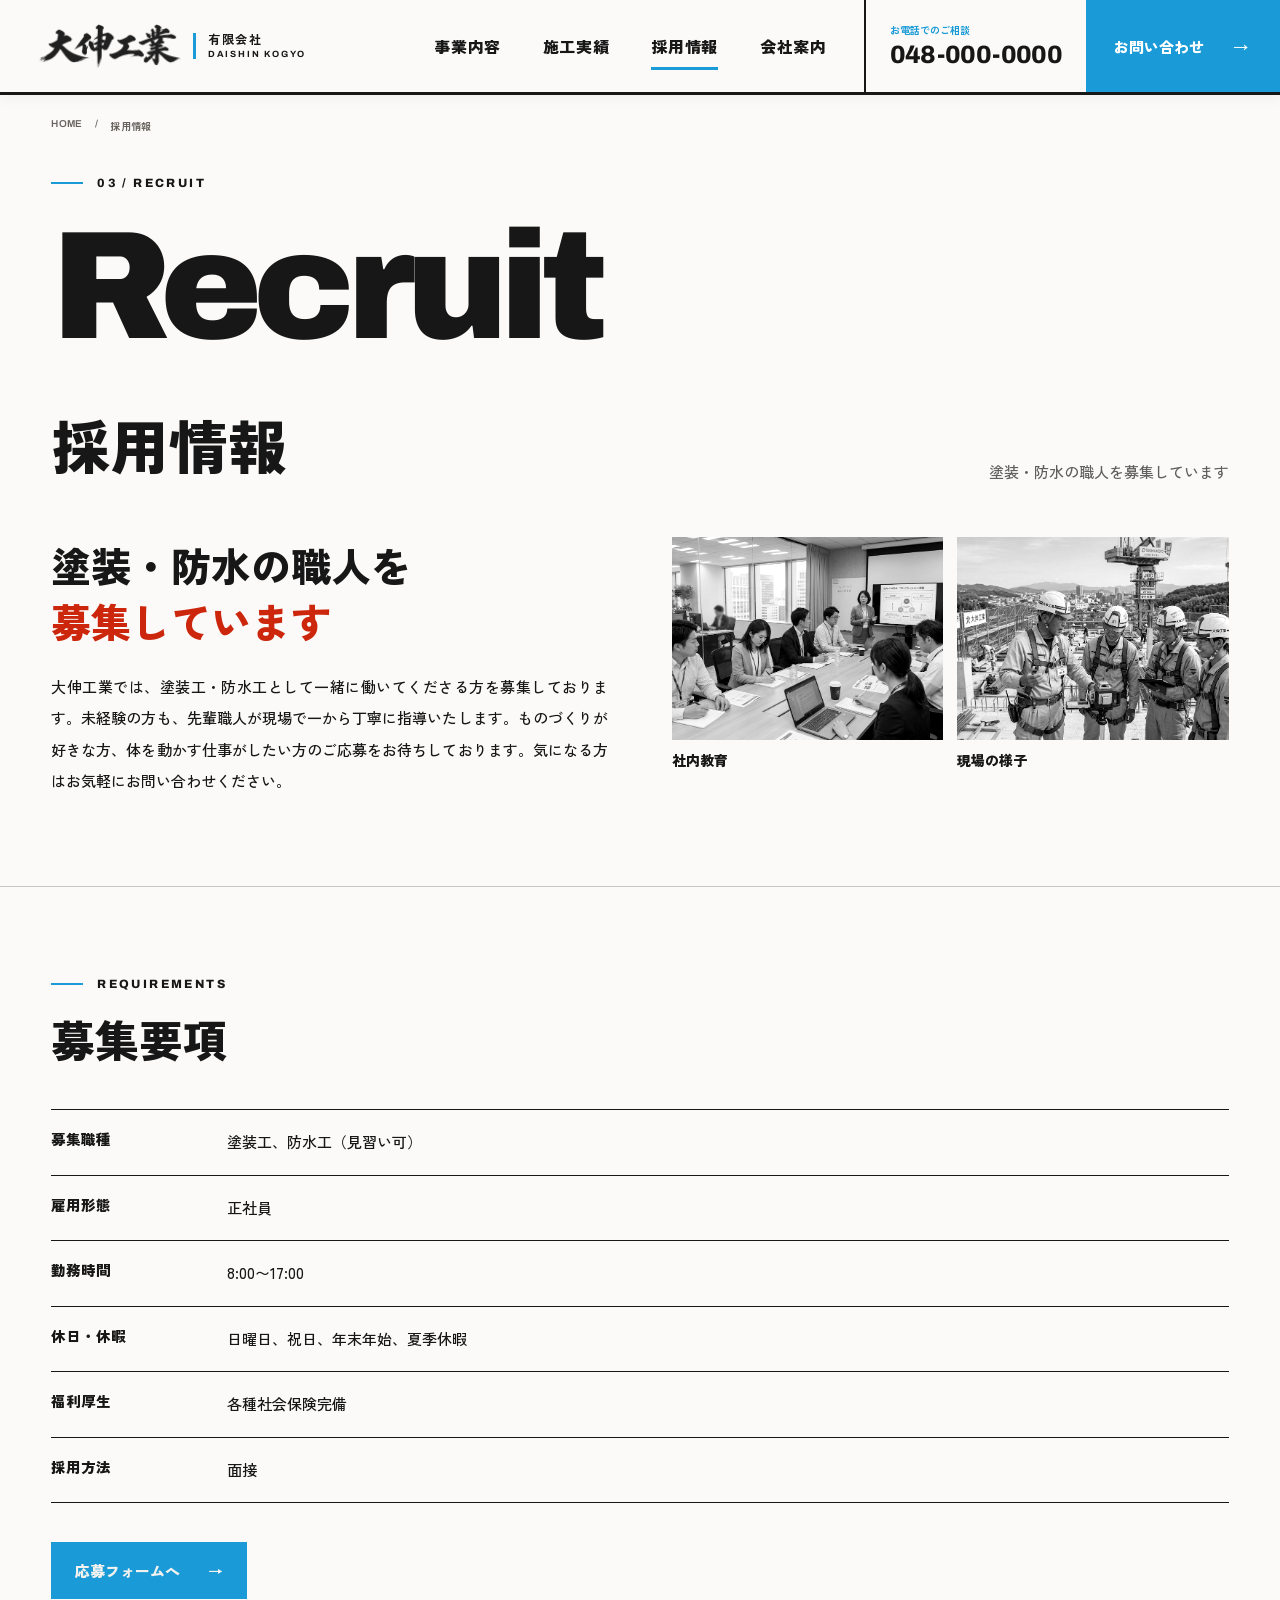
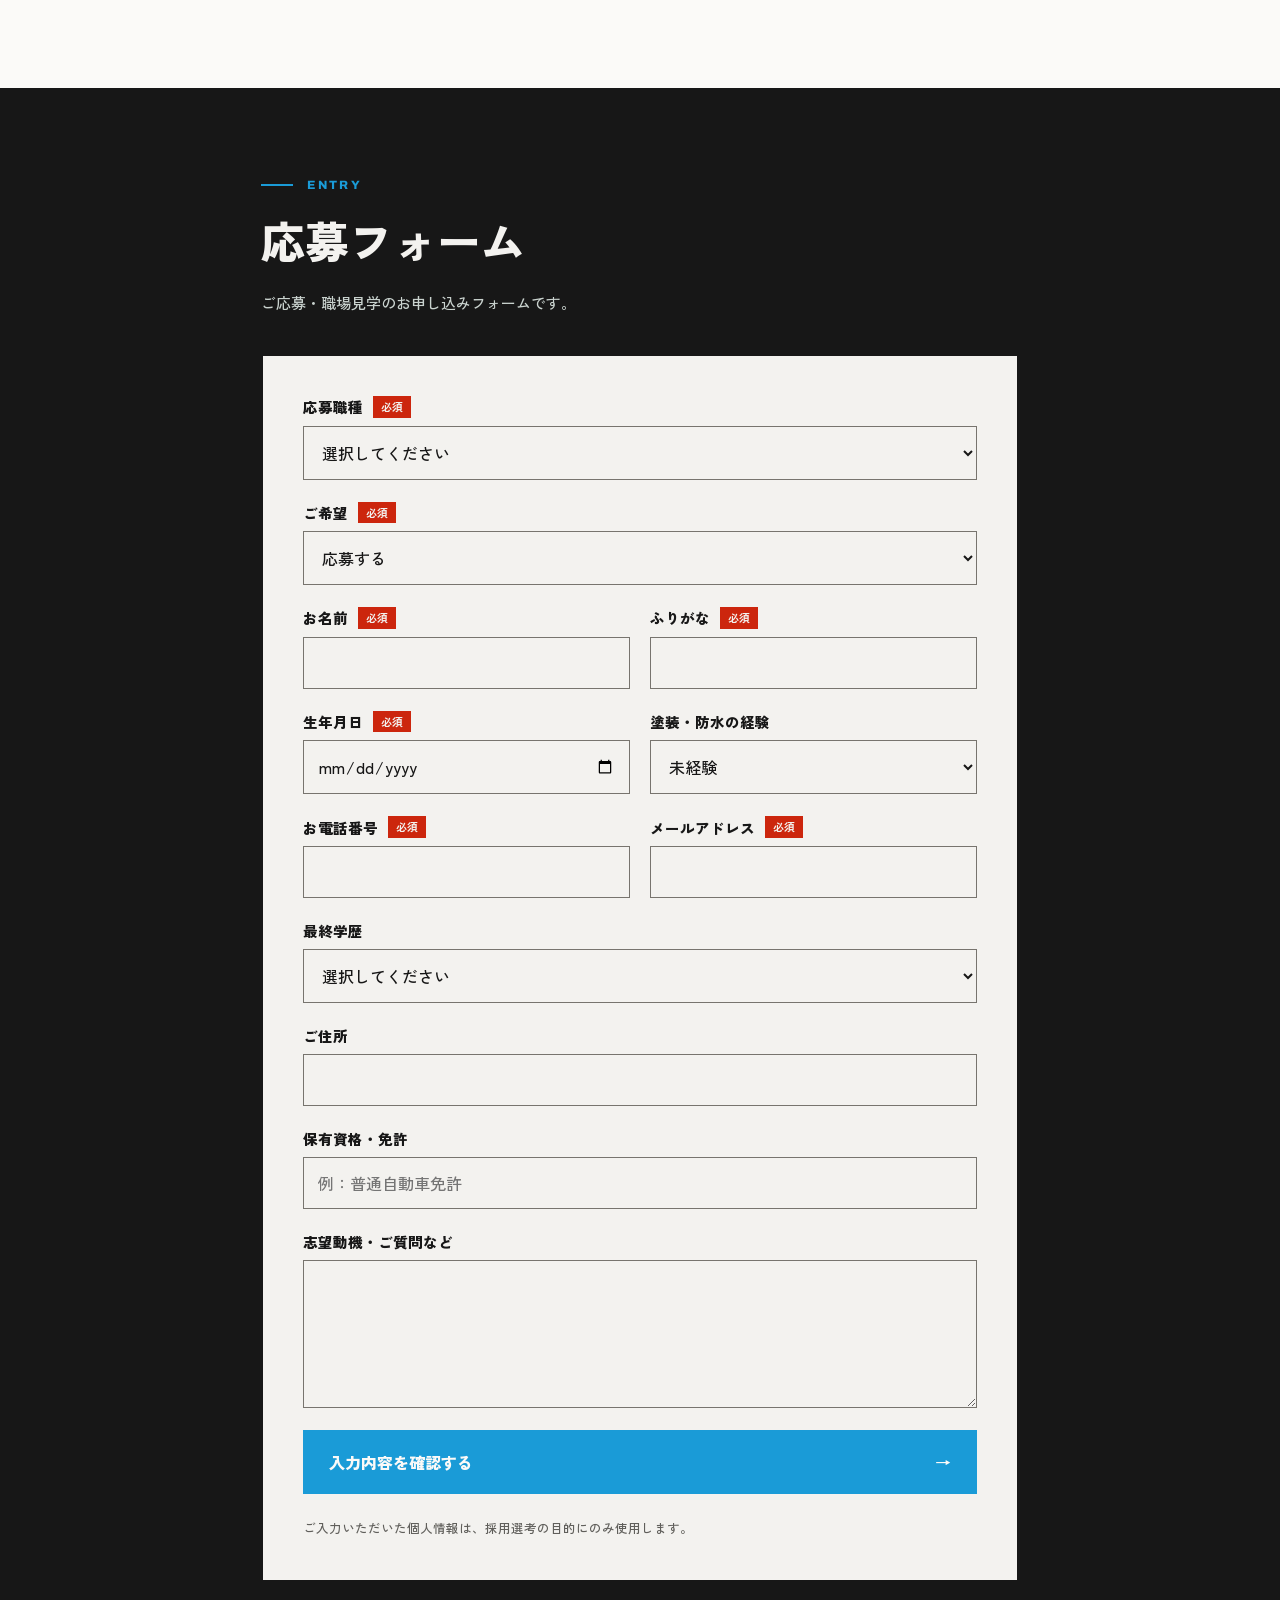
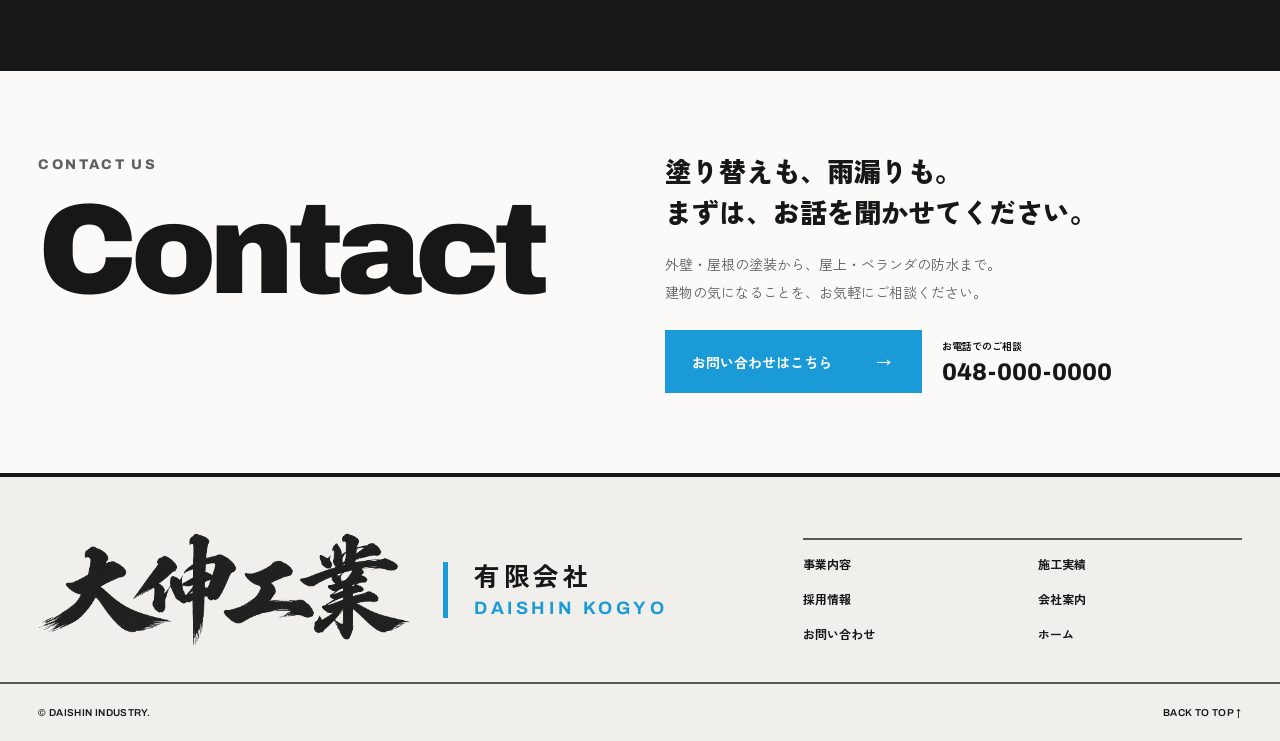
<file: recruit.html>
<!DOCTYPE html>
<html lang="ja">
<head>
<meta charset="utf-8">
<meta name="viewport" content="width=device-width, initial-scale=1">
<title>採用情報｜有限会社大伸工業</title>
<meta name="description" content="埼玉県蕨市の有限会社大伸工業。昭和62年設立。外壁・屋根の塗装、屋上・ベランダの防水工事を承ります。">
<link rel="canonical" href="https://daishinkogyo-warabi.com/recruit">
<meta property="og:type" content="article">
<meta property="og:site_name" content="有限会社大伸工業">
<meta property="og:title" content="採用情報｜有限会社大伸工業">
<meta property="og:description" content="埼玉県蕨市の有限会社大伸工業。昭和62年設立。外壁・屋根の塗装、屋上・ベランダの防水工事を承ります。">
<meta property="og:url" content="https://daishinkogyo-warabi.com/recruit">
<meta property="og:image" content="https://daishinkogyo-warabi.com/assets/img/ogp.jpg">
<meta property="og:locale" content="ja_JP">
<meta name="twitter:card" content="summary_large_image">
<meta name="theme-color" content="#fbfaf8">
<link rel="icon" href="/favicon.ico" sizes="32x32">
<link rel="icon" href="/assets/img/icon.png" type="image/png">
<link rel="apple-touch-icon" href="/assets/img/apple-touch-icon.png">
<link rel="preconnect" href="https://fonts.googleapis.com">
<link rel="preconnect" href="https://fonts.gstatic.com" crossorigin>
<link rel="stylesheet" href="https://fonts.googleapis.com/css2?family=Archivo:wght@600;800;900&family=Zen+Kaku+Gothic+New:wght@400;500;700;900&display=swap">
<link rel="stylesheet" href="/css/style.css">
</head>
<body>
<div style="background: #f3f2ef; color: #171717; font-family: 'Zen Kaku Gothic New', sans-serif; min-height: 100%;">

  <a class="skip" href="#main">本文へスキップ</a><div class="progress" id="reading-progress"></div><header class="site-header" id="page-top"><div class="header-inner"><a class="brand" href="/" aria-label="有限会社大伸工業 ホーム"><img class="brand-logo" src="/assets/img/logo.png" alt="有限会社大伸工業"><span class="brand-sub"><span class="brand-sub-ja">有限会社</span><span class="brand-sub-en">DAISHIN KOGYO</span></span></a><nav class="desktop-nav" aria-label="メインメニュー"><a href="/business">事業内容</a><a href="/works">施工実績</a><a href="/recruit" aria-current="page">採用情報</a><a href="/company">会社案内</a></nav><a class="header-phone" href="tel:0480000000"><small>お電話でのご相談</small><strong>048-000-0000</strong></a><a class="header-contact" href="/contact">お問い合わせ<span class="arrow" aria-hidden="true">→</span></a><details class="mobile-menu"><summary aria-label="メニューの開閉"><span class="menu-bars" aria-hidden="true"></span><span>MENU</span></summary><div class="menu-panel"><nav aria-label="モバイルメニュー"><a href="/">ホーム<small>HOME</small></a><a href="/business">事業内容<small>SERVICE</small></a><a href="/works">施工実績<small>WORKS</small></a><a href="/recruit" aria-current="page">採用情報<small>RECRUIT</small></a><a href="/company">会社案内<small>COMPANY</small></a></nav><a class="button red" href="/contact">お問い合わせ<span class="arrow" aria-hidden="true">→</span></a></div></details></div></header><main id="main" tabindex="-1" class="main submain"><nav class="breadcrumb" aria-label="現在位置"><a href="/">HOME</a><span aria-hidden="true">/</span><span aria-current="page">採用情報</span></nav>

  <section style="max-width: 1320px; margin: 0 auto; padding: clamp(48px, 7vw, 104px) clamp(16px, 4vw, 56px) clamp(32px, 4vw, 56px); display: grid; gap: clamp(18px, 2.4vw, 28px);">
    <p style="margin: 0; display: flex; align-items: center; gap: 14px; font-family: 'Archivo', sans-serif; font-weight: 800; font-size: 12px; letter-spacing: 0.2em; color: #171717;"><span style="width: 32px; height: 2px; background: #1a9bd7; flex: none;"></span>03 / RECRUIT</p>
    <p aria-hidden="true" style="margin: 0; font-family: 'Archivo', sans-serif; font-weight: 900; font-size: clamp(72px, 14vw, 200px); line-height: 0.9; letter-spacing: -0.045em; color: #171717;">Recruit</p>
    <div style="margin-top: clamp(8px, 2vw, 24px); display: flex; justify-content: space-between; align-items: flex-end; gap: 16px 40px; flex-wrap: wrap;">
      <h1 style="margin: 0; font-weight: 900; font-size: clamp(32px, 4.6vw, 60px); line-height: 1.25; color: #171717;">採用情報</h1>
      <p style="margin: 0; font-size: 15px; font-weight: 500; color: #605f5b;">塗装・防水の職人を募集しています</p>
    </div>
  </section>

  <section style="max-width: 1320px; margin: 0 auto; padding: 0 clamp(16px, 4vw, 56px) clamp(56px, 7vw, 104px);">
    <div style="display: grid; grid-template-columns: repeat(auto-fit, minmax(min(100%, 380px), 1fr)); gap: clamp(32px, 5vw, 72px); align-items: start;">
      <div style="min-width: 0; display: grid; gap: 22px;">
        <h2 style="margin: 0; font-weight: 900; font-size: clamp(26px, 3.2vw, 40px); line-height: 1.4; color: #171717;">塗装・防水の職人を<br><span style="color: #cc260d;">募集しています</span></h2>
        <p style="margin: 0; font-size: 15px; font-weight: 500; line-height: 2.1; color: #171717; text-align: justify;">大伸工業では、塗装工・防水工として一緒に働いてくださる方を募集しております。未経験の方も、先輩職人が現場で一から丁寧に指導いたします。ものづくりが好きな方、体を動かす仕事がしたい方のご応募をお待ちしております。気になる方はお気軽にお問い合わせください。</p>
      </div>
      <div style="min-width: 0; display: grid; grid-template-columns: repeat(2, minmax(0, 1fr)); gap: 14px;">
        <figure style="margin: 0; display: grid; gap: 10px;"><div style="aspect-ratio: 4 / 3; overflow: hidden;"><img src="/assets/img/recruit-training.jpg" alt="社内教育の様子" style="display: block; width: 100%; height: 100%; object-fit: cover;"></div><figcaption style="font-weight: 900; font-size: 14px;">社内教育</figcaption></figure>
        <figure style="margin: 0; display: grid; gap: 10px;"><div style="aspect-ratio: 4 / 3; overflow: hidden;"><img src="/assets/img/onsite-team.jpg" alt="現場の様子" style="display: block; width: 100%; height: 100%; object-fit: cover;"></div><figcaption style="font-weight: 900; font-size: 14px;">現場の様子</figcaption></figure>
      </div>
    </div>
  </section>
  <section id="req" style="border-top: 1px solid #c8c6c1;">
    <div style="max-width: 1320px; margin: 0 auto; padding: clamp(56px, 7vw, 104px) clamp(16px, 4vw, 56px); display: grid; gap: clamp(24px, 3vw, 40px);">
      <div style="display: grid; gap: 16px;">
        <p style="margin: 0; display: flex; align-items: center; gap: 14px; font-family: 'Archivo', sans-serif; font-weight: 800; font-size: 12px; letter-spacing: 0.2em; color: #171717;"><span style="width: 32px; height: 2px; background: #1a9bd7; flex: none;"></span>REQUIREMENTS</p>
        <h2 style="margin: 0; font-weight: 900; font-size: clamp(28px, 3.6vw, 44px); color: #171717;">募集要項</h2>
      </div>
      <dl style="margin: 0; display: grid; grid-template-columns: minmax(0, 1fr); border-bottom: 1px solid #171717;">
        <div style="display: grid; grid-template-columns: minmax(6em, 10em) minmax(0, 1fr); gap: 16px; padding: 18px 0; border-top: 1px solid #171717;">
          <dt style="font-weight: 900; font-size: 14.5px; color: #171717;">募集職種</dt>
          <dd style="margin: 0; font-size: 15px; font-weight: 500; line-height: 1.9; color: #171717;">塗装工、防水工（見習い可）</dd>
        </div>
        <div style="display: grid; grid-template-columns: minmax(6em, 10em) minmax(0, 1fr); gap: 16px; padding: 18px 0; border-top: 1px solid #171717;">
          <dt style="font-weight: 900; font-size: 14.5px; color: #171717;">雇用形態</dt>
          <dd style="margin: 0; font-size: 15px; font-weight: 500; line-height: 1.9; color: #171717;">正社員</dd>
        </div>
        <div style="display: grid; grid-template-columns: minmax(6em, 10em) minmax(0, 1fr); gap: 16px; padding: 18px 0; border-top: 1px solid #171717;">
          <dt style="font-weight: 900; font-size: 14.5px; color: #171717;">勤務時間</dt>
          <dd style="margin: 0; font-size: 15px; font-weight: 500; line-height: 1.9; color: #171717;">8:00〜17:00</dd>
        </div>
        <div style="display: grid; grid-template-columns: minmax(6em, 10em) minmax(0, 1fr); gap: 16px; padding: 18px 0; border-top: 1px solid #171717;">
          <dt style="font-weight: 900; font-size: 14.5px; color: #171717;">休日・休暇</dt>
          <dd style="margin: 0; font-size: 15px; font-weight: 500; line-height: 1.9; color: #171717;">日曜日、祝日、年末年始、夏季休暇</dd>
        </div>
        <div style="display: grid; grid-template-columns: minmax(6em, 10em) minmax(0, 1fr); gap: 16px; padding: 18px 0; border-top: 1px solid #171717;">
          <dt style="font-weight: 900; font-size: 14.5px; color: #171717;">福利厚生</dt>
          <dd style="margin: 0; font-size: 15px; font-weight: 500; line-height: 1.9; color: #171717;">各種社会保険完備</dd>
        </div>
        <div style="display: grid; grid-template-columns: minmax(6em, 10em) minmax(0, 1fr); gap: 16px; padding: 18px 0; border-top: 1px solid #171717;">
          <dt style="font-weight: 900; font-size: 14.5px; color: #171717;">採用方法</dt>
          <dd style="margin: 0; font-size: 15px; font-weight: 500; line-height: 1.9; color: #171717;">面接</dd>
        </div>
      </dl>
      <a class="hv-4c4691" href="#apply" style="justify-self: start; display: flex; align-items: center; gap: 28px; padding: 18px 24px; background: #1a9bd7; color: #f3f2ef; text-decoration: none; font-weight: 900; font-size: 15px;">応募フォームへ<span aria-hidden="true">→</span></a>
    </div>
  </section>
  <section id="apply" style="background: #171717; color: #f3f2ef;">
    <div style="max-width: 860px; margin: 0 auto; padding: clamp(56px, 7vw, 104px) clamp(16px, 4vw, 56px); display: grid; gap: clamp(24px, 3vw, 36px);">
      <div style="display: grid; gap: 16px;">
        <p style="margin: 0; display: flex; align-items: center; gap: 14px; font-family: 'Archivo', sans-serif; font-weight: 800; font-size: 12px; letter-spacing: 0.2em; color: #1a9bd7;"><span style="width: 32px; height: 2px; background: #1a9bd7; flex: none;"></span>ENTRY</p>
        <h2 style="margin: 0; font-weight: 900; font-size: clamp(28px, 3.6vw, 44px); color: #f3f2ef;">応募フォーム</h2>
        <p style="margin: 0; font-size: 15px; font-weight: 500; line-height: 2; color: #c9d2ce;">ご応募・職場見学のお申し込みフォームです。</p>
      </div>
      
        <form class="js-form" data-form="recruit" novalidate style="min-width: 0; display: grid; gap: 22px; border: 2px solid #171717; padding: clamp(20px, 3.4vw, 40px); background: #f3f2ef; color: #171717;">
            <div style="display: grid; gap: 8px; min-width: 0;"><label for="ap-job" style="display: flex; align-items: center; gap: 10px; font-weight: 900; font-size: 14.5px;">応募職種<span style="font-size: 11px; font-weight: 700; color: #f3f2ef; background: #cc260d; padding: 2px 8px; line-height: 1.6;">必須</span></label><select id="ap-job" name="応募職種" required="" style="font: inherit; font-size: 15px; font-weight: 500; padding: 13px 14px; border: 2px solid #171717; border-radius: 0; background: #f3f2ef; color: #171717; width: 100%; box-sizing: border-box;"><option value="">選択してください</option><option>塗装工</option><option>防水工</option><option>未定・相談したい</option></select></div>
            <div style="display: grid; gap: 8px; min-width: 0;"><label for="ap-kind" style="display: flex; align-items: center; gap: 10px; font-weight: 900; font-size: 14.5px;">ご希望<span style="font-size: 11px; font-weight: 700; color: #f3f2ef; background: #cc260d; padding: 2px 8px; line-height: 1.6;">必須</span></label><select id="ap-kind" name="ご希望" required="" style="font: inherit; font-size: 15px; font-weight: 500; padding: 13px 14px; border: 2px solid #171717; border-radius: 0; background: #f3f2ef; color: #171717; width: 100%; box-sizing: border-box;"><option>応募する</option><option>まずは職場見学をしたい</option></select></div>
          <div style="display: grid; grid-template-columns: repeat(auto-fit, minmax(min(100%, 220px), 1fr)); gap: 20px;">
            <div style="display: grid; gap: 8px; min-width: 0;"><label for="ap-name" style="display: flex; align-items: center; gap: 10px; font-weight: 900; font-size: 14.5px;">お名前<span style="font-size: 11px; font-weight: 700; color: #f3f2ef; background: #cc260d; padding: 2px 8px; line-height: 1.6;">必須</span></label><input id="ap-name" name="お名前" type="text" required="" autocomplete="name" style="font: inherit; font-size: 15px; font-weight: 500; padding: 13px 14px; border: 2px solid #171717; border-radius: 0; background: #f3f2ef; color: #171717; width: 100%; box-sizing: border-box;"></div>
            <div style="display: grid; gap: 8px; min-width: 0;"><label for="ap-kana" style="display: flex; align-items: center; gap: 10px; font-weight: 900; font-size: 14.5px;">ふりがな<span style="font-size: 11px; font-weight: 700; color: #f3f2ef; background: #cc260d; padding: 2px 8px; line-height: 1.6;">必須</span></label><input id="ap-kana" name="ふりがな" type="text" required="" style="font: inherit; font-size: 15px; font-weight: 500; padding: 13px 14px; border: 2px solid #171717; border-radius: 0; background: #f3f2ef; color: #171717; width: 100%; box-sizing: border-box;"></div>
          </div>
          <div style="display: grid; grid-template-columns: repeat(auto-fit, minmax(min(100%, 220px), 1fr)); gap: 20px;">
            <div style="display: grid; gap: 8px; min-width: 0;"><label for="ap-birth" style="display: flex; align-items: center; gap: 10px; font-weight: 900; font-size: 14.5px;">生年月日<span style="font-size: 11px; font-weight: 700; color: #f3f2ef; background: #cc260d; padding: 2px 8px; line-height: 1.6;">必須</span></label><input id="ap-birth" name="生年月日" type="date" required="" style="font: inherit; font-size: 15px; font-weight: 500; padding: 13px 14px; border: 2px solid #171717; border-radius: 0; background: #f3f2ef; color: #171717; width: 100%; box-sizing: border-box;"></div>
            <div style="display: grid; gap: 8px; min-width: 0;"><label for="ap-exp" style="display: flex; align-items: center; gap: 10px; font-weight: 900; font-size: 14.5px;">塗装・防水の経験</label><select id="ap-exp" name="塗装・防水の経験" style="font: inherit; font-size: 15px; font-weight: 500; padding: 13px 14px; border: 2px solid #171717; border-radius: 0; background: #f3f2ef; color: #171717; width: 100%; box-sizing: border-box;"><option>未経験</option><option>1年未満</option><option>1〜3年</option><option>3年以上</option></select></div>
          </div>
          <div style="display: grid; grid-template-columns: repeat(auto-fit, minmax(min(100%, 220px), 1fr)); gap: 20px;">
            <div style="display: grid; gap: 8px; min-width: 0;"><label for="ap-tel" style="display: flex; align-items: center; gap: 10px; font-weight: 900; font-size: 14.5px;">お電話番号<span style="font-size: 11px; font-weight: 700; color: #f3f2ef; background: #cc260d; padding: 2px 8px; line-height: 1.6;">必須</span></label><input id="ap-tel" name="お電話番号" type="tel" required="" autocomplete="tel" style="font: inherit; font-size: 15px; font-weight: 500; padding: 13px 14px; border: 2px solid #171717; border-radius: 0; background: #f3f2ef; color: #171717; width: 100%; box-sizing: border-box;"></div>
            <div style="display: grid; gap: 8px; min-width: 0;"><label for="ap-mail" style="display: flex; align-items: center; gap: 10px; font-weight: 900; font-size: 14.5px;">メールアドレス<span style="font-size: 11px; font-weight: 700; color: #f3f2ef; background: #cc260d; padding: 2px 8px; line-height: 1.6;">必須</span></label><input id="ap-mail" name="email" type="email" required="" autocomplete="email" style="font: inherit; font-size: 15px; font-weight: 500; padding: 13px 14px; border: 2px solid #171717; border-radius: 0; background: #f3f2ef; color: #171717; width: 100%; box-sizing: border-box;"></div>
          </div>
            <div style="display: grid; gap: 8px; min-width: 0;"><label for="ap-edu" style="display: flex; align-items: center; gap: 10px; font-weight: 900; font-size: 14.5px;">最終学歴</label><select id="ap-edu" name="最終学歴" style="font: inherit; font-size: 15px; font-weight: 500; padding: 13px 14px; border: 2px solid #171717; border-radius: 0; background: #f3f2ef; color: #171717; width: 100%; box-sizing: border-box;"><option value="">選択してください</option><option>中学卒</option><option>高校卒</option><option>専門・短大卒</option><option>大学卒以上</option><option>その他</option></select></div>
            <div style="display: grid; gap: 8px; min-width: 0;"><label for="ap-addr" style="display: flex; align-items: center; gap: 10px; font-weight: 900; font-size: 14.5px;">ご住所</label><input id="ap-addr" name="ご住所" type="text" autocomplete="street-address" style="font: inherit; font-size: 15px; font-weight: 500; padding: 13px 14px; border: 2px solid #171717; border-radius: 0; background: #f3f2ef; color: #171717; width: 100%; box-sizing: border-box;"></div>
            <div style="display: grid; gap: 8px; min-width: 0;"><label for="ap-lic" style="display: flex; align-items: center; gap: 10px; font-weight: 900; font-size: 14.5px;">保有資格・免許</label><input id="ap-lic" name="保有資格・免許" type="text" placeholder="例：普通自動車免許" style="font: inherit; font-size: 15px; font-weight: 500; padding: 13px 14px; border: 2px solid #171717; border-radius: 0; background: #f3f2ef; color: #171717; width: 100%; box-sizing: border-box;"></div>
            <div style="display: grid; gap: 8px; min-width: 0;"><label for="ap-msg" style="display: flex; align-items: center; gap: 10px; font-weight: 900; font-size: 14.5px;">志望動機・ご質問など</label><textarea id="ap-msg" name="志望動機・ご質問など" rows="5" style="font: inherit; font-size: 15px; font-weight: 500; padding: 13px 14px; border: 2px solid #171717; border-radius: 0; background: #f3f2ef; color: #171717; width: 100%; box-sizing: border-box; resize: vertical;"></textarea></div>
          <button class="hv-74428c" type="submit" style="font: inherit; font-weight: 900; font-size: 16px; display: flex; justify-content: space-between; align-items: center; padding: 20px 26px; background: #1a9bd7; color: #f3f2ef; border: 0; cursor: pointer;">入力内容を確認する<span aria-hidden="true">→</span></button>
          <p style="margin: 0; font-size: 12.5px; font-weight: 500; line-height: 1.9; color: #605f5b;">ご入力いただいた個人情報は、採用選考の目的にのみ使用します。</p>
        </form>
      
    </div>
  </section>

  </main><section class="contact-band" aria-label="お問い合わせ"><div><p class="kicker">CONTACT US</p><h2 class="display-title">Contact</h2></div><div><h3>塗り替えも、雨漏りも。<br>まずは、お話を聞かせてください。</h3><p>外壁・屋根の塗装から、屋上・ベランダの防水まで。<br>建物の気になることを、お気軽にご相談ください。</p><div class="contact-actions"><a class="button red" href="/contact">お問い合わせはこちら<span class="arrow" aria-hidden="true">→</span></a><a class="contact-phone" href="tel:0480000000"><small>お電話でのご相談</small>048-000-0000</a></div></div></section><footer class="site-footer"><div class="footer-top"><div class="footer-lockup" role="img" aria-label="有限会社大伸工業"><img src="/assets/img/logo.png" alt=""><span class="brand-sub"><span class="brand-sub-ja">有限会社</span><span class="brand-sub-en">DAISHIN KOGYO</span></span></div><nav class="footer-nav" aria-label="フッターメニュー"><a href="/business">事業内容</a><a href="/works">施工実績</a><a href="/recruit" aria-current="page">採用情報</a><a href="/company">会社案内</a><a href="/contact">お問い合わせ</a><a href="/">ホーム</a></nav></div><div class="footer-bottom"><span>© DAISHIN INDUSTRY.</span><a href="#page-top">BACK TO TOP ↑</a></div></footer><nav class="mobile-cta" aria-label="クイックお問い合わせ"><a href="tel:0480000000">電話で相談</a><a href="/contact">お問い合わせ <span aria-hidden="true">→</span></a></nav>
</div>
<script src="/js/form-config.js" defer></script>
<script src="/js/form.js" defer></script>
<script src="/js/main.js" defer></script>
</body>
</html>
</file>
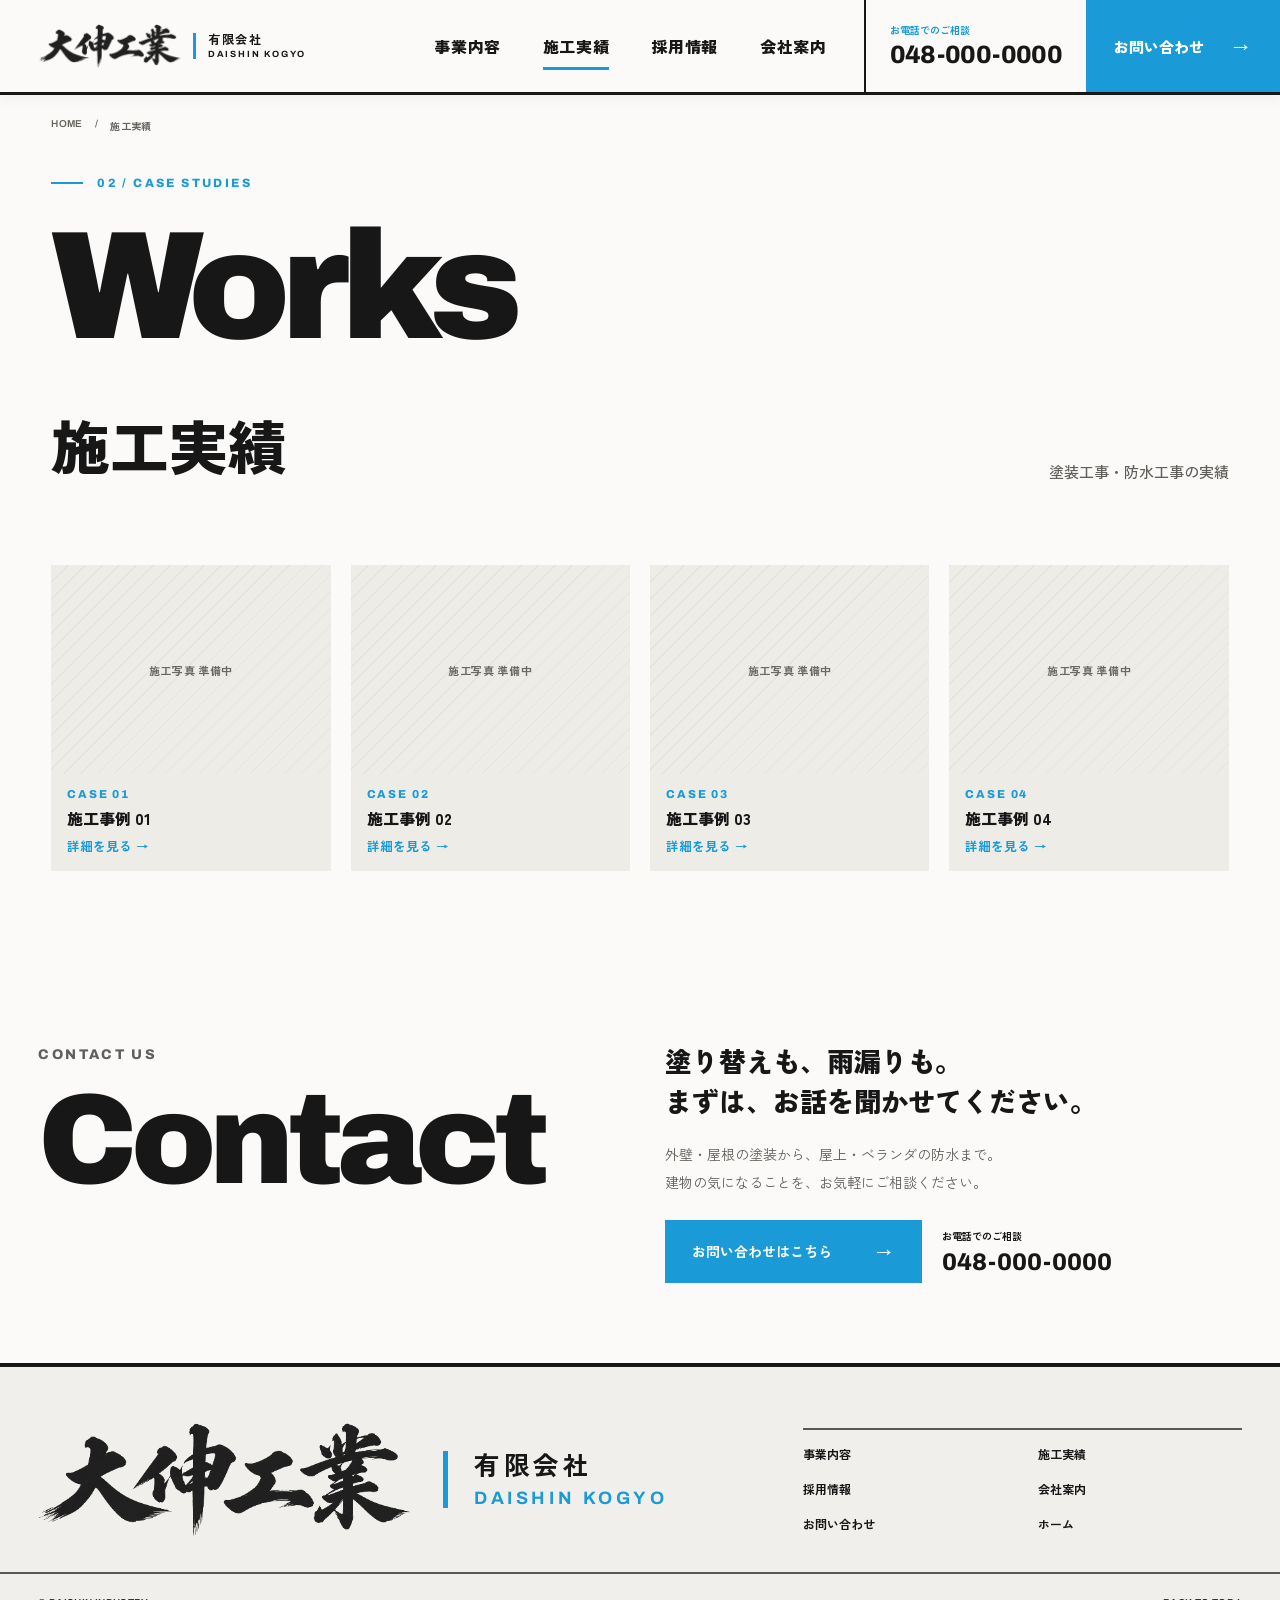
<file: works.html>
<!DOCTYPE html>
<html lang="ja">
<head>
<meta charset="utf-8">
<meta name="viewport" content="width=device-width, initial-scale=1">
<title>施工実績｜有限会社大伸工業</title>
<meta name="description" content="埼玉県蕨市の有限会社大伸工業。昭和62年設立。外壁・屋根の塗装、屋上・ベランダの防水工事を承ります。">
<link rel="canonical" href="https://daishinkogyo-warabi.com/works">
<meta property="og:type" content="article">
<meta property="og:site_name" content="有限会社大伸工業">
<meta property="og:title" content="施工実績｜有限会社大伸工業">
<meta property="og:description" content="埼玉県蕨市の有限会社大伸工業。昭和62年設立。外壁・屋根の塗装、屋上・ベランダの防水工事を承ります。">
<meta property="og:url" content="https://daishinkogyo-warabi.com/works">
<meta property="og:image" content="https://daishinkogyo-warabi.com/assets/img/ogp.jpg">
<meta property="og:locale" content="ja_JP">
<meta name="twitter:card" content="summary_large_image">
<meta name="theme-color" content="#fbfaf8">
<link rel="icon" href="/favicon.ico" sizes="32x32">
<link rel="icon" href="/assets/img/icon.png" type="image/png">
<link rel="apple-touch-icon" href="/assets/img/apple-touch-icon.png">
<link rel="preconnect" href="https://fonts.googleapis.com">
<link rel="preconnect" href="https://fonts.gstatic.com" crossorigin>
<link rel="stylesheet" href="https://fonts.googleapis.com/css2?family=Archivo:wght@600;800;900&family=Zen+Kaku+Gothic+New:wght@400;500;700;900&display=swap">
<link rel="stylesheet" href="/css/style.css">
</head>
<body>
<div style="background: #f3f2ef; color: #171717; font-family: 'Zen Kaku Gothic New', sans-serif; min-height: 100%;">

  <a class="skip" href="#main">本文へスキップ</a><div class="progress" id="reading-progress"></div><header class="site-header" id="page-top"><div class="header-inner"><a class="brand" href="/" aria-label="有限会社大伸工業 ホーム"><img class="brand-logo" src="/assets/img/logo.png" alt="有限会社大伸工業"><span class="brand-sub"><span class="brand-sub-ja">有限会社</span><span class="brand-sub-en">DAISHIN KOGYO</span></span></a><nav class="desktop-nav" aria-label="メインメニュー"><a href="/business">事業内容</a><a href="/works" aria-current="page">施工実績</a><a href="/recruit">採用情報</a><a href="/company">会社案内</a></nav><a class="header-phone" href="tel:0480000000"><small>お電話でのご相談</small><strong>048-000-0000</strong></a><a class="header-contact" href="/contact">お問い合わせ<span class="arrow" aria-hidden="true">→</span></a><details class="mobile-menu"><summary aria-label="メニューの開閉"><span class="menu-bars" aria-hidden="true"></span><span>MENU</span></summary><div class="menu-panel"><nav aria-label="モバイルメニュー"><a href="/">ホーム<small>HOME</small></a><a href="/business">事業内容<small>SERVICE</small></a><a href="/works" aria-current="page">施工実績<small>WORKS</small></a><a href="/recruit">採用情報<small>RECRUIT</small></a><a href="/company">会社案内<small>COMPANY</small></a></nav><a class="button red" href="/contact">お問い合わせ<span class="arrow" aria-hidden="true">→</span></a></div></details></div></header><main id="main" tabindex="-1" class="main submain"><nav class="breadcrumb" aria-label="現在位置"><a href="/">HOME</a><span aria-hidden="true">/</span><span aria-current="page">施工実績</span></nav>

  <section style="max-width: 1320px; margin: 0 auto; padding: clamp(48px, 7vw, 104px) clamp(16px, 4vw, 56px) clamp(32px, 4vw, 56px); display: grid; gap: clamp(18px, 2.4vw, 28px);">
    <p style="margin: 0; display: flex; align-items: center; gap: 14px; font-family: 'Archivo', sans-serif; font-weight: 800; font-size: 12px; letter-spacing: 0.2em; color: #1a9bd7;"><span style="width: 32px; height: 2px; background: #1a9bd7; flex: none;"></span>02 / CASE STUDIES</p>
    <p aria-hidden="true" style="margin: 0; font-family: 'Archivo', sans-serif; font-weight: 900; font-size: clamp(72px, 14vw, 200px); line-height: 0.9; letter-spacing: -0.045em; color: #171717;">Works</p>
    <div style="margin-top: clamp(8px, 2vw, 24px); display: flex; justify-content: space-between; align-items: flex-end; gap: 16px 40px; flex-wrap: wrap;">
      <h1 style="margin: 0; font-weight: 900; font-size: clamp(32px, 4.6vw, 60px); line-height: 1.25; color: #171717;">施工実績</h1>
      <p style="margin: 0; font-size: 15px; font-weight: 500; color: #605f5b;">塗装工事・防水工事の実績</p>
    </div>
    <div class="works-filters" id="works-filters" hidden></div>
  </section>

  <section style="max-width: 1320px; margin: 0 auto; padding: 0 clamp(16px, 4vw, 56px) clamp(56px, 7vw, 104px);">
    <div id="works-grid" style="display: grid; grid-template-columns: repeat(auto-fill, minmax(min(100%, 240px), 1fr)); gap: clamp(14px, 1.6vw, 20px);">
      <template id="work-card"><button class="hv-1e89fa" type="button" data-open data-bind-label style="font: inherit; text-align: left; color: #171717; background: #eeece7; border: 0; padding: 0; cursor: pointer; min-width: 0; display: grid; grid-template-columns: minmax(0, 1fr); align-content: start;">
          <span style="display: block; aspect-ratio: 4 / 3; background: #e3e0da; overflow: hidden;">
            <span data-bind-img role="img" data-bind-imglabel style="display: block; width: 100%; height: 100%;  background-size: cover; background-position: center;"></span>
          </span>
          <span style="padding: 14px 16px 16px; display: grid; gap: 6px;">
            <span style="font-family: 'Archivo', sans-serif; font-weight: 800; font-size: 11.5px; letter-spacing: 0.16em; color: #1a9bd7;" data-bind-no></span>
            <span style="font-weight: 900; font-size: 16px; line-height: 1.5;" data-bind-client></span>
            <span style="font-weight: 700; font-size: 12.5px; color: #1a9bd7;">詳細を見る →</span>
          </span>
        </button></template>
    </div>
  </section>

  <div id="work-modal" hidden style="position: fixed; inset: 0; z-index: 110; background: rgba(5, 10, 8, 0.82); display: grid; grid-template-columns: minmax(0, 1fr); justify-items: center; align-items: start; padding: 16px; box-sizing: border-box; overflow-y: auto;">
      <div role="dialog" aria-modal="true" aria-labelledby="work-modal-title" tabindex="-1" style="width: 100%; max-width: 900px; box-sizing: border-box; margin: auto 0; max-height: calc(100vh - 32px); overflow-y: auto; background: #f3f2ef; color: #171717; border: 1px solid #c8c6c1; display: grid; grid-template-columns: minmax(0, 1fr); gap: 22px; padding: clamp(20px, 3vw, 36px);">
        <div style="display: flex; justify-content: space-between; align-items: start; gap: 16px;">
          <div style="display: grid; gap: 8px; min-width: 0;">
            <span style="font-family: 'Archivo', sans-serif; font-weight: 800; font-size: 12px; letter-spacing: 0.16em; color: #1a9bd7;" id="work-modal-no"></span>
            <h2 id="work-modal-title" style="margin: 0; font-weight: 900; font-size: clamp(22px, 2.8vw, 30px); color: #171717;"></h2>
          </div>
          <button class="hv-1580d8" type="button" data-close aria-label="閉じる" style="flex: none; width: 44px; height: 44px; display: grid; place-items: center; background: transparent; border: 2px solid #171717; color: #171717; cursor: pointer;"><svg viewBox="0 0 24 24" width="20" height="20" fill="none" stroke="currentColor" stroke-width="2" stroke-linecap="round" aria-hidden="true"><path d="M18 6 6 18M6 6l12 12"></path></svg></button>
        </div>
        <div style="width: 100%; height: min(60vh, 520px); background: #e3e0da;">
          <div id="work-modal-img" role="img" style="width: 100%; height: 100%; background-size: cover; background-position: center;"></div>
        </div>
        <dl id="work-modal-rows" style="margin: 0; display: grid; grid-template-columns: minmax(0, 1fr);">
          <template id="work-row"><div style="display: grid; grid-template-columns: 8em minmax(0, 1fr); gap: 16px; padding: 14px 0; border-top: 1px solid #c8c6c1;">
              <dt style="font-weight: 700; font-size: 13.5px; color: #1a9bd7;"></dt>
              <dd style="margin: 0; font-size: 14.5px; font-weight: 500; line-height: 1.9;"></dd>
            </div></template>
        </dl>
        <p id="work-modal-note" hidden style="margin: 0; font-size: 14.5px; font-weight: 500; line-height: 2.05; color: #605f5b; text-align: justify;"></p>
        <div style="display: flex; justify-content: space-between; gap: 12px; flex-wrap: wrap;">
          <button class="hv-1580d8" type="button" data-prev style="font: inherit; font-weight: 900; font-size: 14px; padding: 14px 22px; background: transparent; border: 2px solid #171717; color: #171717; cursor: pointer;">← 前の事例</button>
          <button class="hv-b9e968" type="button" data-next style="font: inherit; font-weight: 900; font-size: 14px; padding: 14px 22px; background: #1a9bd7; border: 2px solid #1a9bd7; color: #171717; cursor: pointer;">次の事例 →</button>
        </div>
      </div>
    </div>

  </main><section class="contact-band" aria-label="お問い合わせ"><div><p class="kicker">CONTACT US</p><h2 class="display-title">Contact</h2></div><div><h3>塗り替えも、雨漏りも。<br>まずは、お話を聞かせてください。</h3><p>外壁・屋根の塗装から、屋上・ベランダの防水まで。<br>建物の気になることを、お気軽にご相談ください。</p><div class="contact-actions"><a class="button red" href="/contact">お問い合わせはこちら<span class="arrow" aria-hidden="true">→</span></a><a class="contact-phone" href="tel:0480000000"><small>お電話でのご相談</small>048-000-0000</a></div></div></section><footer class="site-footer"><div class="footer-top"><div class="footer-lockup" role="img" aria-label="有限会社大伸工業"><img src="/assets/img/logo.png" alt=""><span class="brand-sub"><span class="brand-sub-ja">有限会社</span><span class="brand-sub-en">DAISHIN KOGYO</span></span></div><nav class="footer-nav" aria-label="フッターメニュー"><a href="/business">事業内容</a><a href="/works" aria-current="page">施工実績</a><a href="/recruit">採用情報</a><a href="/company">会社案内</a><a href="/contact">お問い合わせ</a><a href="/">ホーム</a></nav></div><div class="footer-bottom"><span>© DAISHIN INDUSTRY.</span><a href="#page-top">BACK TO TOP ↑</a></div></footer><nav class="mobile-cta" aria-label="クイックお問い合わせ"><a href="tel:0480000000">電話で相談</a><a href="/contact">お問い合わせ <span aria-hidden="true">→</span></a></nav>
</div>
<script src="/js/works-data.js" defer></script>
<script src="/js/works.js" defer></script>
<script src="/js/main.js" defer></script>
</body>
</html>
</file>
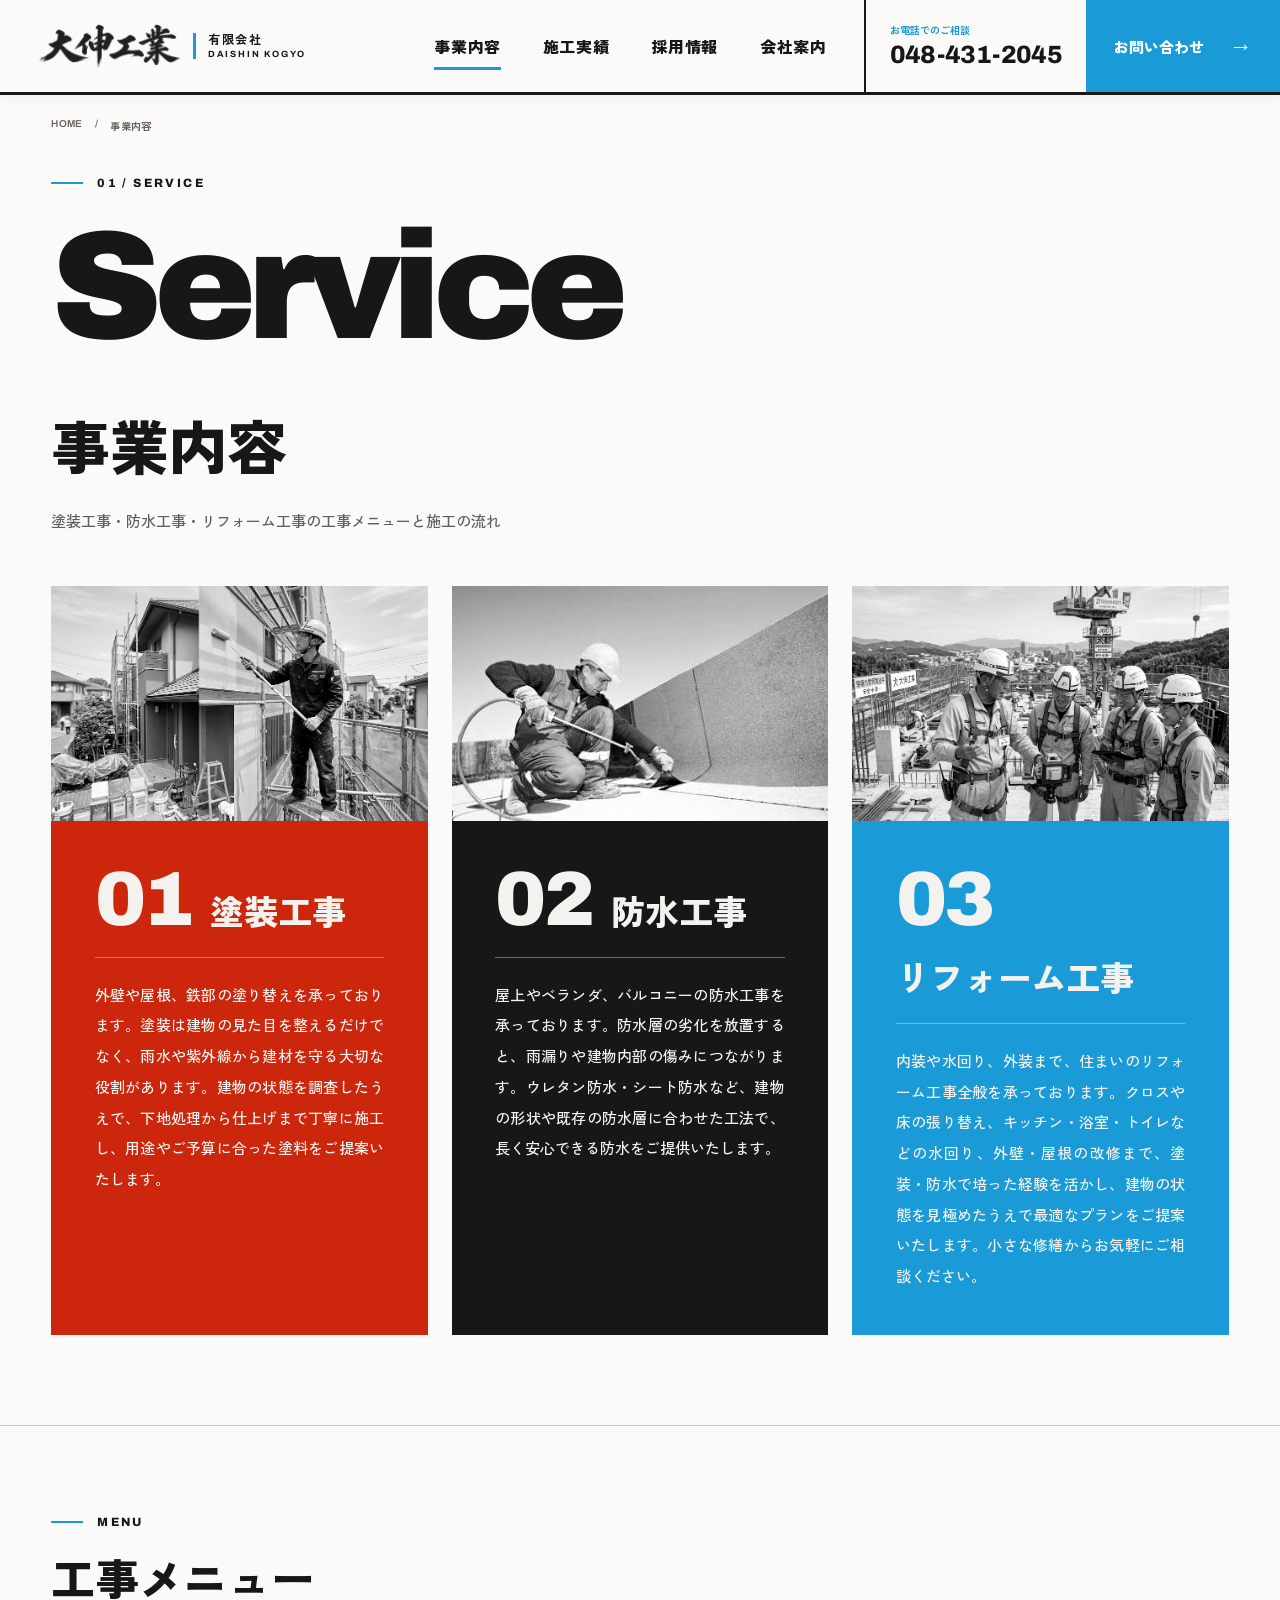
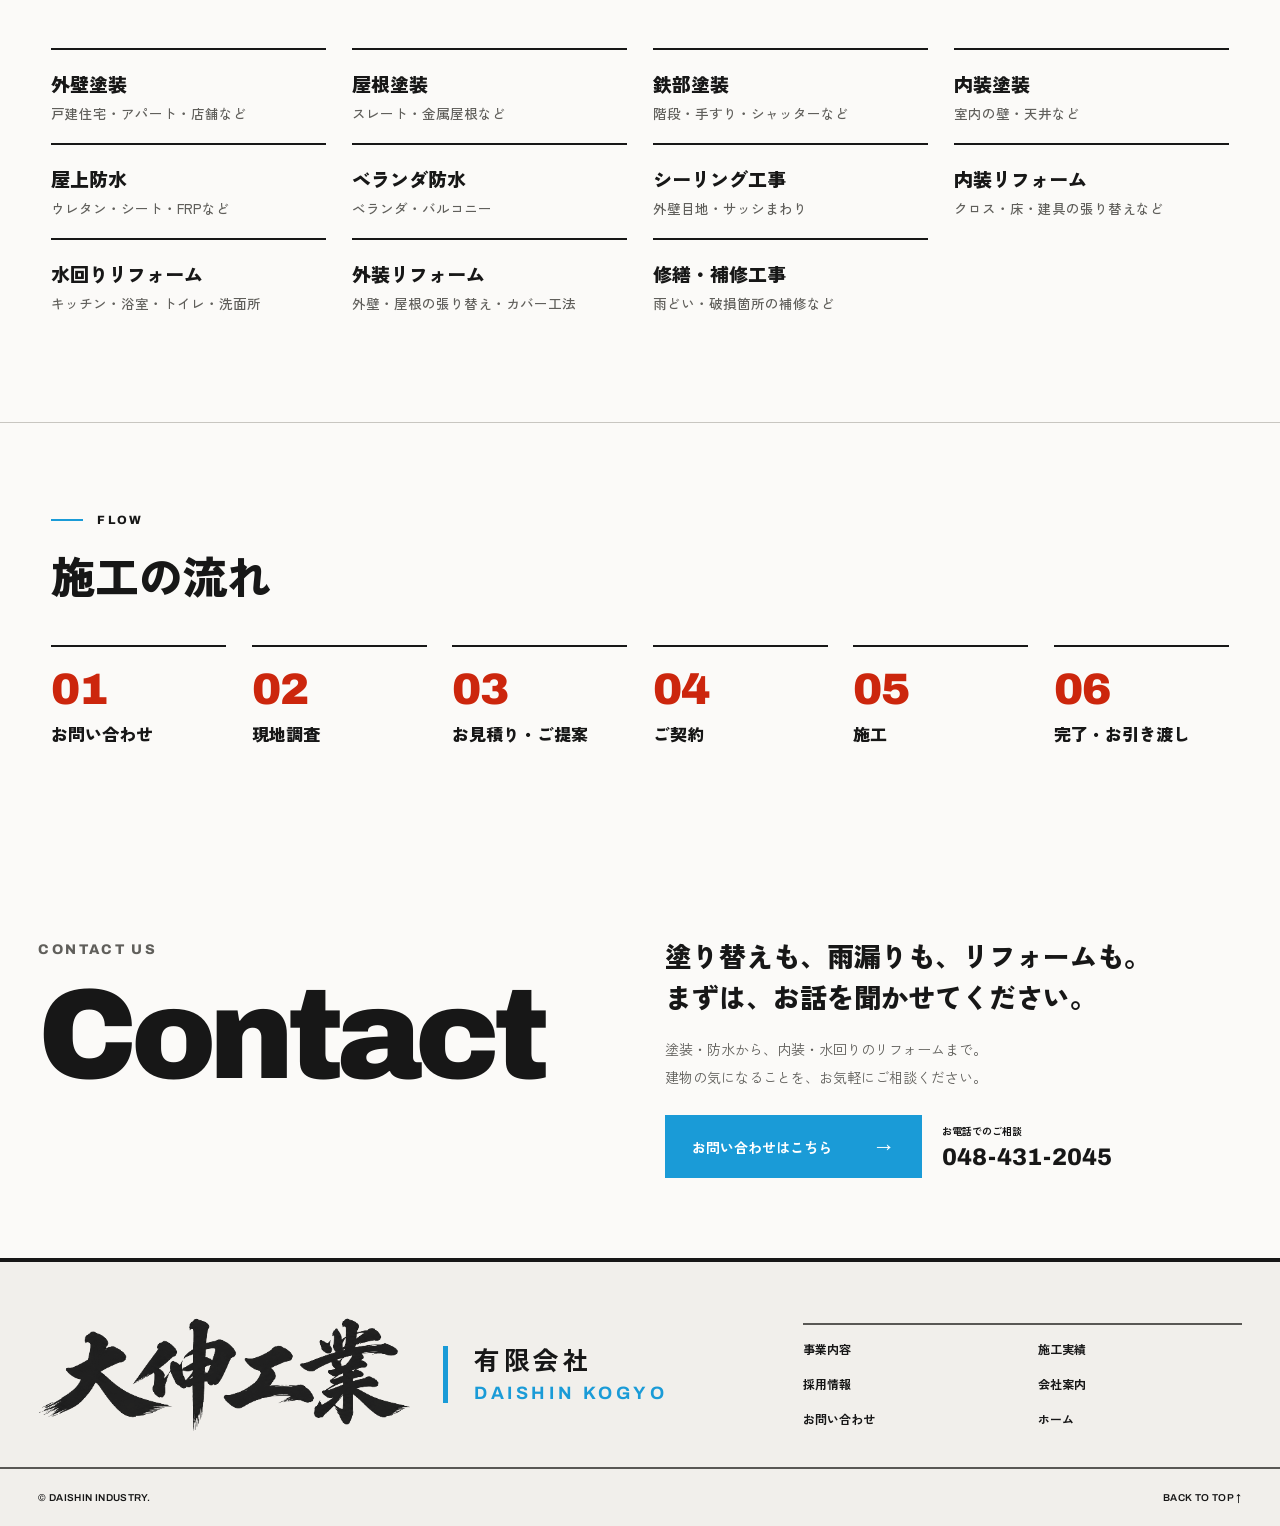
<file: public/business.html>
<!DOCTYPE html>
<html lang="ja">
<head>
<meta charset="utf-8">
<meta name="viewport" content="width=device-width, initial-scale=1">
<title>事業内容｜有限会社大伸工業</title>
<meta name="description" content="埼玉県蕨市の有限会社大伸工業。昭和62年設立。外壁・屋根の塗装、屋上・ベランダの防水工事から、内装・水回りなどのリフォーム工事全般まで承ります。">
<link rel="canonical" href="https://daishinkogyo-warabi.com/business">
<meta property="og:type" content="article">
<meta property="og:site_name" content="有限会社大伸工業">
<meta property="og:title" content="事業内容｜有限会社大伸工業">
<meta property="og:description" content="埼玉県蕨市の有限会社大伸工業。昭和62年設立。外壁・屋根の塗装、屋上・ベランダの防水工事から、内装・水回りなどのリフォーム工事全般まで承ります。">
<meta property="og:url" content="https://daishinkogyo-warabi.com/business">
<meta property="og:image" content="https://daishinkogyo-warabi.com/assets/img/ogp.jpg">
<meta property="og:locale" content="ja_JP">
<meta name="twitter:card" content="summary_large_image">
<meta name="theme-color" content="#fbfaf8">
<link rel="icon" href="/favicon.ico" sizes="32x32">
<link rel="icon" href="/assets/img/icon.png" type="image/png">
<link rel="apple-touch-icon" href="/assets/img/apple-touch-icon.png">
<link rel="preconnect" href="https://fonts.googleapis.com">
<link rel="preconnect" href="https://fonts.gstatic.com" crossorigin>
<link rel="stylesheet" href="https://fonts.googleapis.com/css2?family=Archivo:wght@600;800;900&family=Zen+Kaku+Gothic+New:wght@400;500;700;900&display=swap">
<link rel="stylesheet" href="/css/style.css">
</head>
<body>
<div style="background: #f3f2ef; color: #171717; font-family: 'Zen Kaku Gothic New', sans-serif; min-height: 100%;">

  <a class="skip" href="#main">本文へスキップ</a><div class="progress" id="reading-progress"></div><header class="site-header" id="page-top"><div class="header-inner"><a class="brand" href="/" aria-label="有限会社大伸工業 ホーム"><img class="brand-logo" src="/assets/img/logo.png" alt="有限会社大伸工業"><span class="brand-sub"><span class="brand-sub-ja">有限会社</span><span class="brand-sub-en">DAISHIN KOGYO</span></span></a><nav class="desktop-nav" aria-label="メインメニュー"><a href="/business" aria-current="page">事業内容</a><a href="/works">施工実績</a><a href="/recruit">採用情報</a><a href="/company">会社案内</a></nav><a class="header-phone" href="tel:0484312045"><small>お電話でのご相談</small><strong>048-431-2045</strong></a><a class="header-contact" href="/contact">お問い合わせ<span class="arrow" aria-hidden="true">→</span></a><details class="mobile-menu"><summary aria-label="メニューの開閉"><span class="menu-bars" aria-hidden="true"></span><span>MENU</span></summary><div class="menu-panel"><nav aria-label="モバイルメニュー"><a href="/">ホーム<small>HOME</small></a><a href="/business" aria-current="page">事業内容<small>SERVICE</small></a><a href="/works">施工実績<small>WORKS</small></a><a href="/recruit">採用情報<small>RECRUIT</small></a><a href="/company">会社案内<small>COMPANY</small></a></nav><a class="button red" href="/contact">お問い合わせ<span class="arrow" aria-hidden="true">→</span></a></div></details></div></header><main id="main" tabindex="-1" class="main submain"><nav class="breadcrumb" aria-label="現在位置"><a href="/">HOME</a><span aria-hidden="true">/</span><span aria-current="page">事業内容</span></nav>

  <section style="max-width: 1320px; margin: 0 auto; padding: clamp(48px, 7vw, 104px) clamp(16px, 4vw, 56px) clamp(32px, 4vw, 56px); display: grid; gap: clamp(18px, 2.4vw, 28px);">
    <p style="margin: 0; display: flex; align-items: center; gap: 14px; font-family: 'Archivo', sans-serif; font-weight: 800; font-size: 12px; letter-spacing: 0.2em; color: #171717;"><span style="width: 32px; height: 2px; background: #1a9bd7; flex: none;"></span>01 / SERVICE</p>
    <p aria-hidden="true" style="margin: 0; font-family: 'Archivo', sans-serif; font-weight: 900; font-size: clamp(72px, 14vw, 200px); line-height: 0.9; letter-spacing: -0.045em; color: #171717;">Service</p>
    <h1 style="margin: clamp(8px, 2vw, 24px) 0 0; font-weight: 900; font-size: clamp(32px, 4.6vw, 60px); line-height: 1.25; color: #171717;">事業内容</h1>
    <p style="margin: 0; font-size: 15px; font-weight: 500; color: #605f5b;">塗装工事・防水工事・リフォーム工事の工事メニューと施工の流れ</p>
  </section>

  <section style="max-width: 1320px; margin: 0 auto; padding: 0 clamp(16px, 4vw, 56px) clamp(56px, 7vw, 104px);">
    <div style="display: grid; grid-template-columns: repeat(auto-fit, minmax(min(100%, 340px), 1fr)); gap: clamp(16px, 2vw, 24px);">
      <article id="painting" style="min-width: 0; background: #cc260d; color: #f3f2ef; display: grid; grid-template-columns: minmax(0, 1fr); align-content: start;">
        <div style="aspect-ratio: 16 / 10; overflow: hidden;"><img src="/assets/img/hero-painting.jpg" alt="足場の上で外壁を塗装する職人" style="display: block; width: 100%; height: 100%; object-fit: cover; object-position: 60% 40%;"></div>
        <div style="padding: clamp(24px, 3.4vw, 44px); display: grid; gap: 22px;">
          <div style="display: flex; align-items: baseline; gap: 18px; flex-wrap: wrap;">
            <span style="font-family: 'Archivo', sans-serif; font-weight: 900; font-size: clamp(48px, 6vw, 80px); line-height: 0.9; letter-spacing: -0.03em;">01</span>
            <h2 style="margin: 0; font-weight: 900; font-size: clamp(24px, 2.8vw, 34px);">塗装工事</h2>
          </div>
          <div style="height: 1px; background: rgba(255, 255, 255, 0.35);"></div>
          <p style="margin: 0; font-size: 15px; font-weight: 500; line-height: 2.05; text-align: justify;">外壁や屋根、鉄部の塗り替えを承っております。塗装は建物の見た目を整えるだけでなく、雨水や紫外線から建材を守る大切な役割があります。建物の状態を調査したうえで、下地処理から仕上げまで丁寧に施工し、用途やご予算に合った塗料をご提案いたします。</p>
        </div>
      </article>
      <article id="waterproofing" style="min-width: 0; background: #171717; color: #f3f2ef; display: grid; grid-template-columns: minmax(0, 1fr); align-content: start;">
        <div style="aspect-ratio: 16 / 10; overflow: hidden;"><img src="/assets/img/waterproofing.jpg" alt="屋上で防水工事をする職人" style="display: block; width: 100%; height: 100%; object-fit: cover; object-position: 50% 45%;"></div>
        <div style="padding: clamp(24px, 3.4vw, 44px); display: grid; gap: 22px;">
          <div style="display: flex; align-items: baseline; gap: 18px; flex-wrap: wrap;">
            <span style="font-family: 'Archivo', sans-serif; font-weight: 900; font-size: clamp(48px, 6vw, 80px); line-height: 0.9; letter-spacing: -0.03em;">02</span>
            <h2 style="margin: 0; font-weight: 900; font-size: clamp(24px, 2.8vw, 34px);">防水工事</h2>
          </div>
          <div style="height: 1px; background: rgba(255, 255, 255, 0.35);"></div>
          <p style="margin: 0; font-size: 15px; font-weight: 500; line-height: 2.05; text-align: justify;">屋上やベランダ、バルコニーの防水工事を承っております。防水層の劣化を放置すると、雨漏りや建物内部の傷みにつながります。ウレタン防水・シート防水など、建物の形状や既存の防水層に合わせた工法で、長く安心できる防水をご提供いたします。</p>
        </div>
      </article>
      <article id="reform" style="min-width: 0; background: #1a9bd7; color: #f3f2ef; display: grid; grid-template-columns: minmax(0, 1fr); align-content: start;">
        <div style="aspect-ratio: 16 / 10; overflow: hidden;"><img src="/assets/img/onsite-team.jpg" alt="現場で打ち合わせをする職人" style="display: block; width: 100%; height: 100%; object-fit: cover; object-position: 50% 40%;"></div>
        <div style="padding: clamp(24px, 3.4vw, 44px); display: grid; gap: 22px;">
          <div style="display: flex; align-items: baseline; gap: 18px; flex-wrap: wrap;">
            <span style="font-family: 'Archivo', sans-serif; font-weight: 900; font-size: clamp(48px, 6vw, 80px); line-height: 0.9; letter-spacing: -0.03em;">03</span>
            <h2 style="margin: 0; font-weight: 900; font-size: clamp(24px, 2.8vw, 34px);">リフォーム工事</h2>
          </div>
          <div style="height: 1px; background: rgba(255, 255, 255, 0.35);"></div>
          <p style="margin: 0; font-size: 15px; font-weight: 500; line-height: 2.05; text-align: justify;">内装や水回り、外装まで、住まいのリフォーム工事全般を承っております。クロスや床の張り替え、キッチン・浴室・トイレなどの水回り、外壁・屋根の改修まで、塗装・防水で培った経験を活かし、建物の状態を見極めたうえで最適なプランをご提案いたします。小さな修繕からお気軽にご相談ください。</p>
        </div>
      </article>
    </div>
  </section>

  <section id="menu" style="border-top: 1px solid #c8c6c1;">
    <div style="max-width: 1320px; margin: 0 auto; padding: clamp(56px, 7vw, 104px) clamp(16px, 4vw, 56px); display: grid; gap: clamp(24px, 3vw, 40px);">
      <div style="display: grid; gap: 16px;">
        <p style="margin: 0; display: flex; align-items: center; gap: 14px; font-family: 'Archivo', sans-serif; font-weight: 800; font-size: 12px; letter-spacing: 0.2em; color: #171717;"><span style="width: 32px; height: 2px; background: #1a9bd7; flex: none;"></span>MENU</p>
        <h2 style="margin: 0; font-weight: 900; font-size: clamp(28px, 3.6vw, 44px); color: #171717;">工事メニュー</h2>
      </div>
      <div style="display: grid; grid-template-columns: repeat(auto-fill, minmax(min(100%, 260px), 1fr)); gap: 0 clamp(16px, 2vw, 28px);">
        <div style="padding: 20px 0; border-top: 2px solid #171717; display: grid; gap: 6px;">
          <span style="font-weight: 900; font-size: 19px; color: #171717;">外壁塗装</span>
          <span style="font-size: 13.5px; font-weight: 500; color: #605f5b;">戸建住宅・アパート・店舗など</span>
        </div>
        <div style="padding: 20px 0; border-top: 2px solid #171717; display: grid; gap: 6px;">
          <span style="font-weight: 900; font-size: 19px; color: #171717;">屋根塗装</span>
          <span style="font-size: 13.5px; font-weight: 500; color: #605f5b;">スレート・金属屋根など</span>
        </div>
        <div style="padding: 20px 0; border-top: 2px solid #171717; display: grid; gap: 6px;">
          <span style="font-weight: 900; font-size: 19px; color: #171717;">鉄部塗装</span>
          <span style="font-size: 13.5px; font-weight: 500; color: #605f5b;">階段・手すり・シャッターなど</span>
        </div>
        <div style="padding: 20px 0; border-top: 2px solid #171717; display: grid; gap: 6px;">
          <span style="font-weight: 900; font-size: 19px; color: #171717;">内装塗装</span>
          <span style="font-size: 13.5px; font-weight: 500; color: #605f5b;">室内の壁・天井など</span>
        </div>
        <div style="padding: 20px 0; border-top: 2px solid #171717; display: grid; gap: 6px;">
          <span style="font-weight: 900; font-size: 19px; color: #171717;">屋上防水</span>
          <span style="font-size: 13.5px; font-weight: 500; color: #605f5b;">ウレタン・シート・FRPなど</span>
        </div>
        <div style="padding: 20px 0; border-top: 2px solid #171717; display: grid; gap: 6px;">
          <span style="font-weight: 900; font-size: 19px; color: #171717;">ベランダ防水</span>
          <span style="font-size: 13.5px; font-weight: 500; color: #605f5b;">ベランダ・バルコニー</span>
        </div>
        <div style="padding: 20px 0; border-top: 2px solid #171717; display: grid; gap: 6px;">
          <span style="font-weight: 900; font-size: 19px; color: #171717;">シーリング工事</span>
          <span style="font-size: 13.5px; font-weight: 500; color: #605f5b;">外壁目地・サッシまわり</span>
        </div>
        <div style="padding: 20px 0; border-top: 2px solid #171717; display: grid; gap: 6px;">
          <span style="font-weight: 900; font-size: 19px; color: #171717;">内装リフォーム</span>
          <span style="font-size: 13.5px; font-weight: 500; color: #605f5b;">クロス・床・建具の張り替えなど</span>
        </div>
        <div style="padding: 20px 0; border-top: 2px solid #171717; display: grid; gap: 6px;">
          <span style="font-weight: 900; font-size: 19px; color: #171717;">水回りリフォーム</span>
          <span style="font-size: 13.5px; font-weight: 500; color: #605f5b;">キッチン・浴室・トイレ・洗面所</span>
        </div>
        <div style="padding: 20px 0; border-top: 2px solid #171717; display: grid; gap: 6px;">
          <span style="font-weight: 900; font-size: 19px; color: #171717;">外装リフォーム</span>
          <span style="font-size: 13.5px; font-weight: 500; color: #605f5b;">外壁・屋根の張り替え・カバー工法</span>
        </div>
        <div style="padding: 20px 0; border-top: 2px solid #171717; display: grid; gap: 6px;">
          <span style="font-weight: 900; font-size: 19px; color: #171717;">修繕・補修工事</span>
          <span style="font-size: 13.5px; font-weight: 500; color: #605f5b;">雨どい・破損箇所の補修など</span>
        </div>
      </div>
    </div>
  </section>

  <section style="border-top: 1px solid #c8c6c1;">
    <div style="max-width: 1320px; margin: 0 auto; padding: clamp(56px, 7vw, 104px) clamp(16px, 4vw, 56px); display: grid; gap: clamp(24px, 3vw, 40px);">
      <div style="display: grid; gap: 16px;">
        <p style="margin: 0; display: flex; align-items: center; gap: 14px; font-family: 'Archivo', sans-serif; font-weight: 800; font-size: 12px; letter-spacing: 0.2em; color: #171717;"><span style="width: 32px; height: 2px; background: #1a9bd7; flex: none;"></span>FLOW</p>
        <h2 style="margin: 0; font-weight: 900; font-size: clamp(28px, 3.6vw, 44px); color: #171717;">施工の流れ</h2>
      </div>
      <ol style="list-style: none; margin: 0; padding: 0; display: grid; grid-template-columns: repeat(auto-fill, minmax(min(100%, 170px), 1fr)); gap: 0 clamp(16px, 2vw, 28px);">
        <li style="padding: 20px 0; border-top: 2px solid #171717; display: grid; gap: 10px;">
          <span style="font-family: 'Archivo', sans-serif; font-weight: 900; font-size: 44px; line-height: 1; letter-spacing: -0.02em; color: #cc260d;">01</span>
          <span style="font-weight: 900; font-size: 17px; color: #171717;">お問い合わせ</span>
        </li>
        <li style="padding: 20px 0; border-top: 2px solid #171717; display: grid; gap: 10px;">
          <span style="font-family: 'Archivo', sans-serif; font-weight: 900; font-size: 44px; line-height: 1; letter-spacing: -0.02em; color: #cc260d;">02</span>
          <span style="font-weight: 900; font-size: 17px; color: #171717;">現地調査</span>
        </li>
        <li style="padding: 20px 0; border-top: 2px solid #171717; display: grid; gap: 10px;">
          <span style="font-family: 'Archivo', sans-serif; font-weight: 900; font-size: 44px; line-height: 1; letter-spacing: -0.02em; color: #cc260d;">03</span>
          <span style="font-weight: 900; font-size: 17px; color: #171717;">お見積り・ご提案</span>
        </li>
        <li style="padding: 20px 0; border-top: 2px solid #171717; display: grid; gap: 10px;">
          <span style="font-family: 'Archivo', sans-serif; font-weight: 900; font-size: 44px; line-height: 1; letter-spacing: -0.02em; color: #cc260d;">04</span>
          <span style="font-weight: 900; font-size: 17px; color: #171717;">ご契約</span>
        </li>
        <li style="padding: 20px 0; border-top: 2px solid #171717; display: grid; gap: 10px;">
          <span style="font-family: 'Archivo', sans-serif; font-weight: 900; font-size: 44px; line-height: 1; letter-spacing: -0.02em; color: #cc260d;">05</span>
          <span style="font-weight: 900; font-size: 17px; color: #171717;">施工</span>
        </li>
        <li style="padding: 20px 0; border-top: 2px solid #171717; display: grid; gap: 10px;">
          <span style="font-family: 'Archivo', sans-serif; font-weight: 900; font-size: 44px; line-height: 1; letter-spacing: -0.02em; color: #cc260d;">06</span>
          <span style="font-weight: 900; font-size: 17px; color: #171717;">完了・お引き渡し</span>
        </li>
      </ol>
    </div>
  </section>

  </main><section class="contact-band" aria-label="お問い合わせ"><div><p class="kicker">CONTACT US</p><h2 class="display-title">Contact</h2></div><div><h3>塗り替えも、雨漏りも、リフォームも。<br>まずは、お話を聞かせてください。</h3><p>塗装・防水から、内装・水回りのリフォームまで。<br>建物の気になることを、お気軽にご相談ください。</p><div class="contact-actions"><a class="button red" href="/contact">お問い合わせはこちら<span class="arrow" aria-hidden="true">→</span></a><a class="contact-phone" href="tel:0484312045"><small>お電話でのご相談</small>048-431-2045</a></div></div></section><footer class="site-footer"><div class="footer-top"><div class="footer-lockup" role="img" aria-label="有限会社大伸工業"><img src="/assets/img/logo.png" alt=""><span class="brand-sub"><span class="brand-sub-ja">有限会社</span><span class="brand-sub-en">DAISHIN KOGYO</span></span></div><nav class="footer-nav" aria-label="フッターメニュー"><a href="/business" aria-current="page">事業内容</a><a href="/works">施工実績</a><a href="/recruit">採用情報</a><a href="/company">会社案内</a><a href="/contact">お問い合わせ</a><a href="/">ホーム</a></nav></div><div class="footer-bottom"><span>© DAISHIN INDUSTRY.</span><a href="#page-top">BACK TO TOP ↑</a></div></footer><nav class="mobile-cta" aria-label="クイックお問い合わせ"><a href="tel:0484312045">電話で相談</a><a href="/contact">お問い合わせ <span aria-hidden="true">→</span></a></nav>
</div>
<script src="/js/main.js" defer></script>
</body>
</html>
</file>
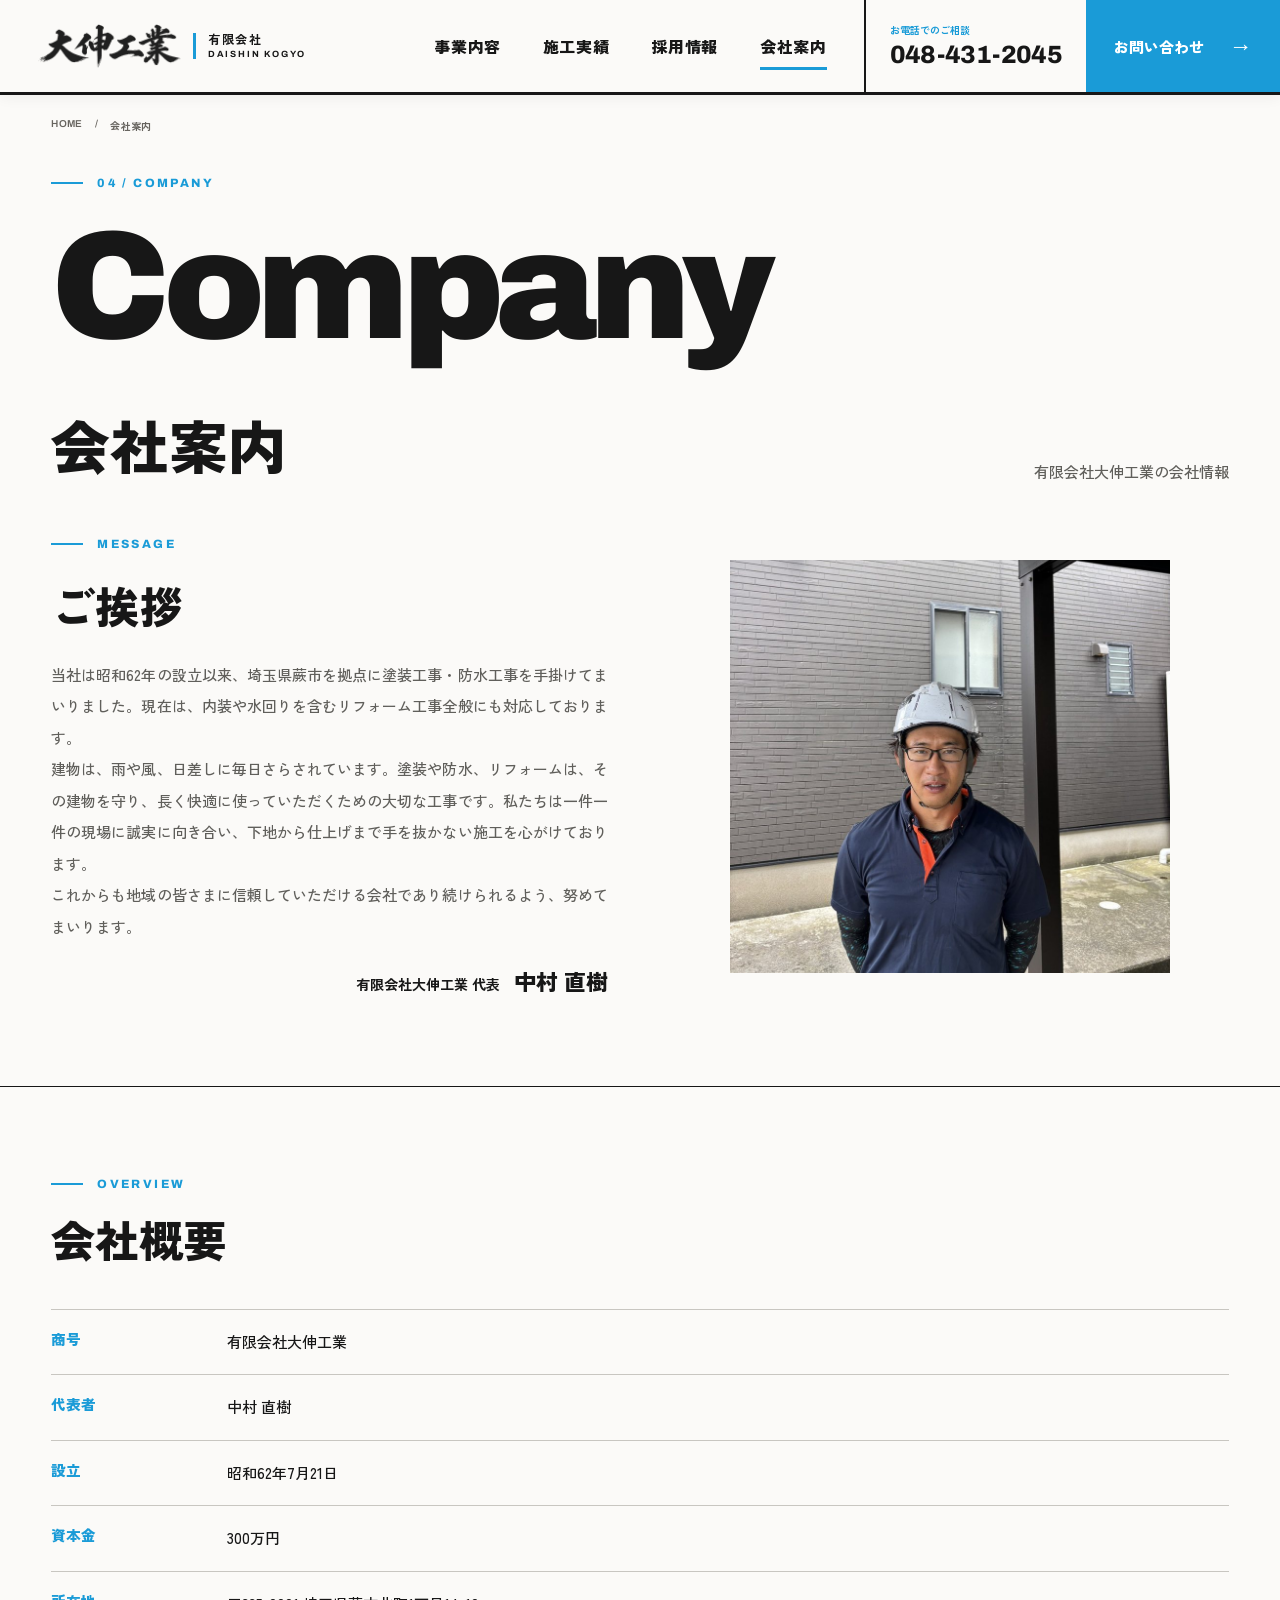
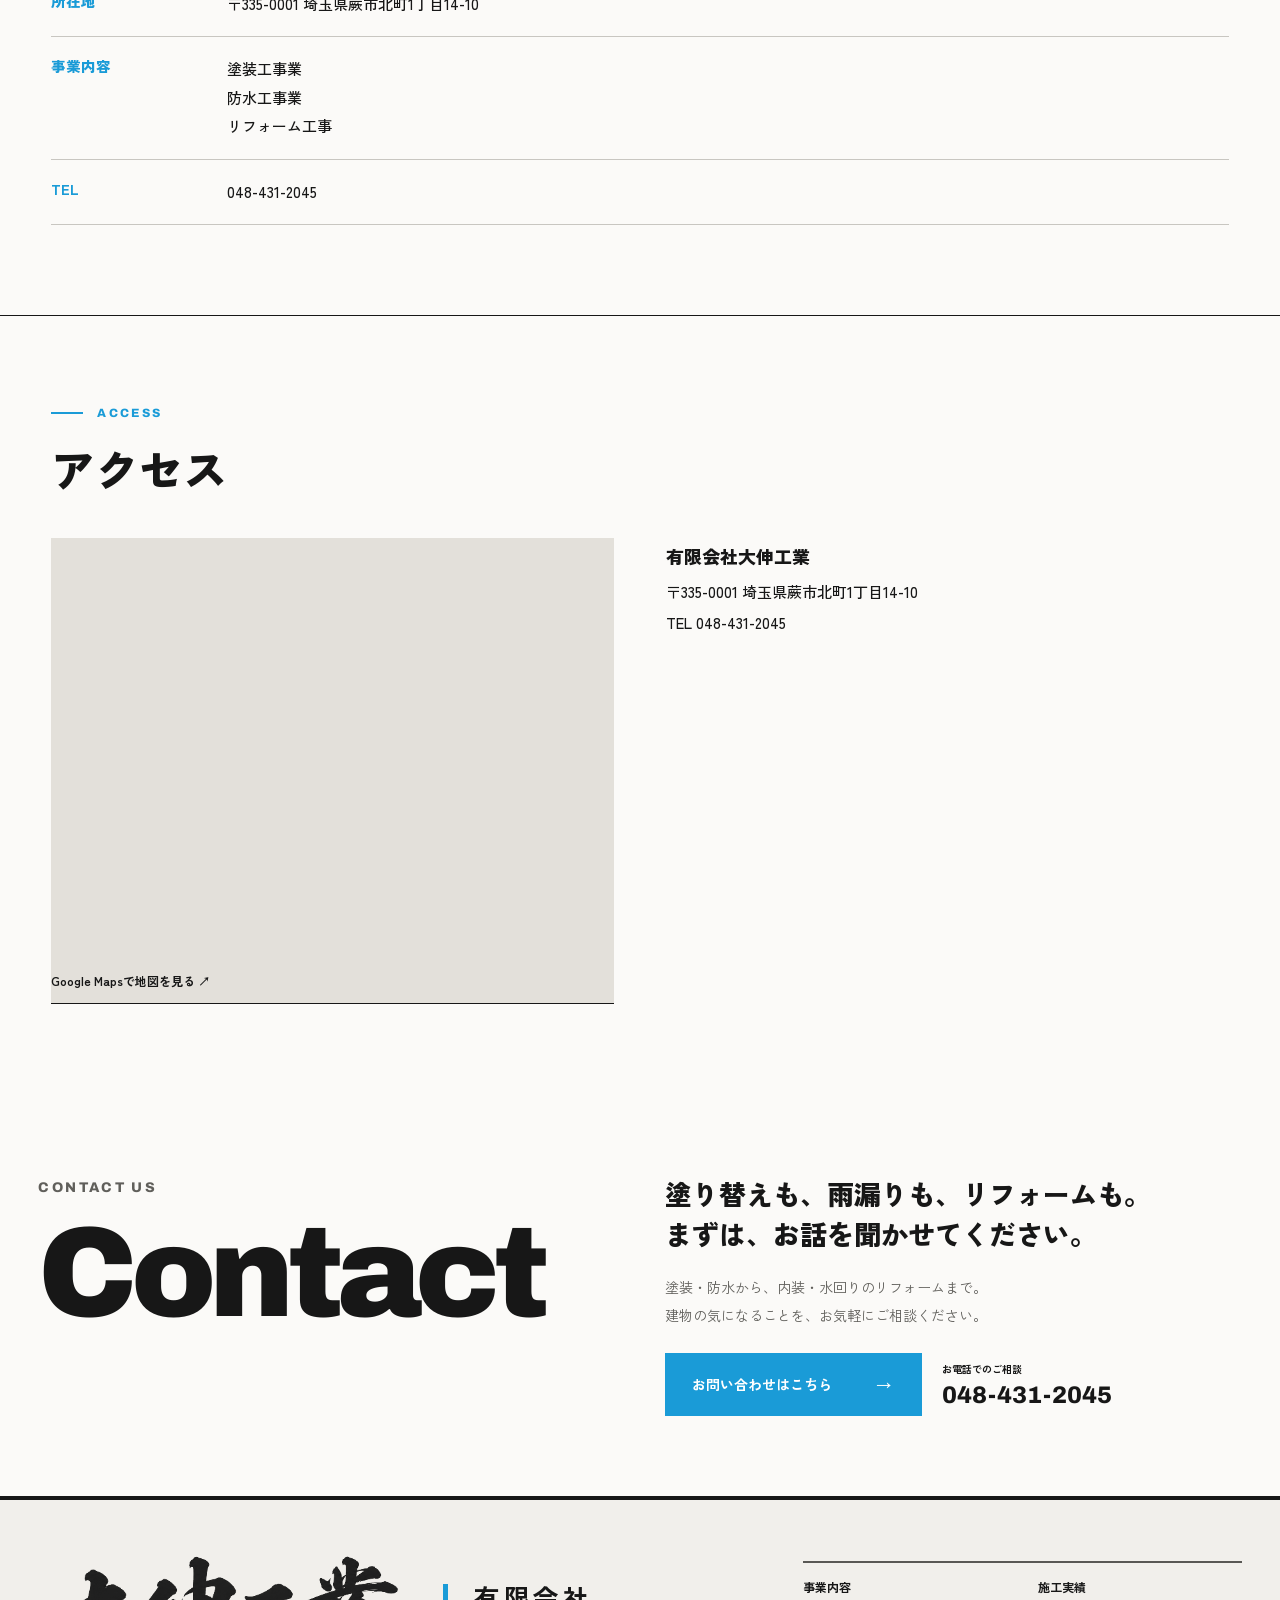
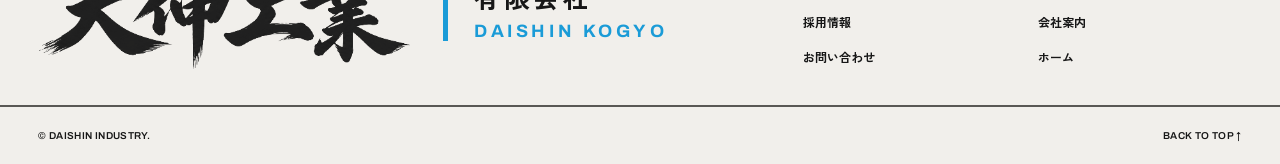
<file: public/company.html>
<!DOCTYPE html>
<html lang="ja">
<head>
<meta charset="utf-8">
<meta name="viewport" content="width=device-width, initial-scale=1">
<title>会社案内｜有限会社大伸工業</title>
<meta name="description" content="埼玉県蕨市の有限会社大伸工業。昭和62年設立。外壁・屋根の塗装、屋上・ベランダの防水工事から、内装・水回りなどのリフォーム工事全般まで承ります。">
<link rel="canonical" href="https://daishinkogyo-warabi.com/company">
<meta property="og:type" content="article">
<meta property="og:site_name" content="有限会社大伸工業">
<meta property="og:title" content="会社案内｜有限会社大伸工業">
<meta property="og:description" content="埼玉県蕨市の有限会社大伸工業。昭和62年設立。外壁・屋根の塗装、屋上・ベランダの防水工事から、内装・水回りなどのリフォーム工事全般まで承ります。">
<meta property="og:url" content="https://daishinkogyo-warabi.com/company">
<meta property="og:image" content="https://daishinkogyo-warabi.com/assets/img/ogp.jpg">
<meta property="og:locale" content="ja_JP">
<meta name="twitter:card" content="summary_large_image">
<meta name="theme-color" content="#fbfaf8">
<link rel="icon" href="/favicon.ico" sizes="32x32">
<link rel="icon" href="/assets/img/icon.png" type="image/png">
<link rel="apple-touch-icon" href="/assets/img/apple-touch-icon.png">
<link rel="preconnect" href="https://fonts.googleapis.com">
<link rel="preconnect" href="https://fonts.gstatic.com" crossorigin>
<link rel="stylesheet" href="https://fonts.googleapis.com/css2?family=Archivo:wght@600;800;900&family=Zen+Kaku+Gothic+New:wght@400;500;700;900&display=swap">
<link rel="stylesheet" href="/css/style.css">
</head>
<body>
<div style="background: #f3f2ef; color: #171717; font-family: 'Zen Kaku Gothic New', sans-serif; min-height: 100%;">

  <a class="skip" href="#main">本文へスキップ</a><div class="progress" id="reading-progress"></div><header class="site-header" id="page-top"><div class="header-inner"><a class="brand" href="/" aria-label="有限会社大伸工業 ホーム"><img class="brand-logo" src="/assets/img/logo.png" alt="有限会社大伸工業"><span class="brand-sub"><span class="brand-sub-ja">有限会社</span><span class="brand-sub-en">DAISHIN KOGYO</span></span></a><nav class="desktop-nav" aria-label="メインメニュー"><a href="/business">事業内容</a><a href="/works">施工実績</a><a href="/recruit">採用情報</a><a href="/company" aria-current="page">会社案内</a></nav><a class="header-phone" href="tel:0484312045"><small>お電話でのご相談</small><strong>048-431-2045</strong></a><a class="header-contact" href="/contact">お問い合わせ<span class="arrow" aria-hidden="true">→</span></a><details class="mobile-menu"><summary aria-label="メニューの開閉"><span class="menu-bars" aria-hidden="true"></span><span>MENU</span></summary><div class="menu-panel"><nav aria-label="モバイルメニュー"><a href="/">ホーム<small>HOME</small></a><a href="/business">事業内容<small>SERVICE</small></a><a href="/works">施工実績<small>WORKS</small></a><a href="/recruit">採用情報<small>RECRUIT</small></a><a href="/company" aria-current="page">会社案内<small>COMPANY</small></a></nav><a class="button red" href="/contact">お問い合わせ<span class="arrow" aria-hidden="true">→</span></a></div></details></div></header><main id="main" tabindex="-1" class="main submain"><nav class="breadcrumb" aria-label="現在位置"><a href="/">HOME</a><span aria-hidden="true">/</span><span aria-current="page">会社案内</span></nav>

  <section style="max-width: 1320px; margin: 0 auto; padding: clamp(48px, 7vw, 104px) clamp(16px, 4vw, 56px) clamp(32px, 4vw, 56px); display: grid; gap: clamp(18px, 2.4vw, 28px);">
    <p style="margin: 0; display: flex; align-items: center; gap: 14px; font-family: 'Archivo', sans-serif; font-weight: 800; font-size: 12px; letter-spacing: 0.2em; color: #1a9bd7;"><span style="width: 32px; height: 2px; background: #1a9bd7; flex: none;"></span>04 / COMPANY</p>
    <p aria-hidden="true" style="margin: 0; font-family: 'Archivo', sans-serif; font-weight: 900; font-size: clamp(72px, 14vw, 200px); line-height: 0.9; letter-spacing: -0.045em; color: #171717;">Company</p>
    <div style="margin-top: clamp(8px, 2vw, 24px); display: flex; justify-content: space-between; align-items: flex-end; gap: 16px 40px; flex-wrap: wrap;">
      <h1 style="margin: 0; font-weight: 900; font-size: clamp(32px, 4.6vw, 60px); line-height: 1.25; color: #171717;">会社案内</h1>
      <p style="margin: 0; font-size: 15px; font-weight: 500; color: #605f5b;">有限会社大伸工業の会社情報</p>
    </div>
  </section>

  <section style="max-width: 1320px; margin: 0 auto; padding: 0 clamp(16px, 4vw, 56px) clamp(56px, 7vw, 104px);">
    <div style="display: grid; grid-template-columns: repeat(auto-fit, minmax(min(100%, 380px), 1fr)); gap: clamp(32px, 5vw, 80px); align-items: center;">
      <div style="min-width: 0; display: grid; gap: 22px;">
        <p style="margin: 0; display: flex; align-items: center; gap: 14px; font-family: 'Archivo', sans-serif; font-weight: 800; font-size: 12px; letter-spacing: 0.2em; color: #1a9bd7;"><span style="width: 32px; height: 2px; background: #1a9bd7; flex: none;"></span>MESSAGE</p>
        <h2 style="margin: 0; font-weight: 900; font-size: clamp(28px, 3.6vw, 44px); color: #171717;">ご挨拶</h2>
        <p style="margin: 0; font-size: 15px; font-weight: 500; line-height: 2.1; color: #605f5b; text-align: justify;">当社は昭和62年の設立以来、埼玉県蕨市を拠点に塗装工事・防水工事を手掛けてまいりました。現在は、内装や水回りを含むリフォーム工事全般にも対応しております。<br>建物は、雨や風、日差しに毎日さらされています。塗装や防水、リフォームは、その建物を守り、長く快適に使っていただくための大切な工事です。私たちは一件一件の現場に誠実に向き合い、下地から仕上げまで手を抜かない施工を心がけております。<br>これからも地域の皆さまに信頼していただける会社であり続けられるよう、努めてまいります。</p>
        <p style="margin: 0; font-size: 14px; font-weight: 700; text-align: right; color: #171717;">有限会社大伸工業 代表　<span style="font-weight: 900; font-size: 22px; color: #171717;">中村 直樹</span></p>
      </div>
      <div style="min-width: 0; aspect-ratio: 416 / 390; width: min(100%, 440px); justify-self: center; overflow: hidden;"><img src="/assets/img/president.jpg" alt="代表取締役社長の写真" style="display: block; width: 100%; height: 100%; object-fit: cover; object-position: 50% 82%; filter: none;"></div>
    </div>
  </section>
  <section style="border-top: 1px solid #171717;">
    <div style="max-width: 1320px; margin: 0 auto; padding: clamp(56px, 7vw, 104px) clamp(16px, 4vw, 56px); display: grid; gap: clamp(24px, 3vw, 40px);">
      <div style="display: grid; gap: 16px;">
        <p style="margin: 0; display: flex; align-items: center; gap: 14px; font-family: 'Archivo', sans-serif; font-weight: 800; font-size: 12px; letter-spacing: 0.2em; color: #1a9bd7;"><span style="width: 32px; height: 2px; background: #1a9bd7; flex: none;"></span>OVERVIEW</p>
        <h2 style="margin: 0; font-weight: 900; font-size: clamp(28px, 3.6vw, 44px); color: #171717;">会社概要</h2>
      </div>
      <dl style="margin: 0; display: grid; grid-template-columns: minmax(0, 1fr); border-bottom: 1px solid #c8c6c1;">
        <div style="display: grid; grid-template-columns: minmax(6em, 10em) minmax(0, 1fr); gap: 16px; padding: 18px 0; border-top: 1px solid #c8c6c1;">
          <dt style="font-weight: 900; font-size: 14.5px; color: #1a9bd7;">商号</dt>
          <dd style="margin: 0; font-size: 15px; font-weight: 500; line-height: 1.9; color: #171717;">有限会社大伸工業</dd>
        </div>
        <div style="display: grid; grid-template-columns: minmax(6em, 10em) minmax(0, 1fr); gap: 16px; padding: 18px 0; border-top: 1px solid #c8c6c1;">
          <dt style="font-weight: 900; font-size: 14.5px; color: #1a9bd7;">代表者</dt>
          <dd style="margin: 0; font-size: 15px; font-weight: 500; line-height: 1.9; color: #171717;">中村 直樹</dd>
        </div>
        <div style="display: grid; grid-template-columns: minmax(6em, 10em) minmax(0, 1fr); gap: 16px; padding: 18px 0; border-top: 1px solid #c8c6c1;">
          <dt style="font-weight: 900; font-size: 14.5px; color: #1a9bd7;">設立</dt>
          <dd style="margin: 0; font-size: 15px; font-weight: 500; line-height: 1.9; color: #171717;">昭和62年7月21日</dd>
        </div>
        <div style="display: grid; grid-template-columns: minmax(6em, 10em) minmax(0, 1fr); gap: 16px; padding: 18px 0; border-top: 1px solid #c8c6c1;">
          <dt style="font-weight: 900; font-size: 14.5px; color: #1a9bd7;">資本金</dt>
          <dd style="margin: 0; font-size: 15px; font-weight: 500; line-height: 1.9; color: #171717;">300万円</dd>
        </div>
        <div style="display: grid; grid-template-columns: minmax(6em, 10em) minmax(0, 1fr); gap: 16px; padding: 18px 0; border-top: 1px solid #c8c6c1;">
          <dt style="font-weight: 900; font-size: 14.5px; color: #1a9bd7;">所在地</dt>
          <dd style="margin: 0; font-size: 15px; font-weight: 500; line-height: 1.9; color: #171717;">〒335-0001 埼玉県蕨市北町1丁目14-10</dd>
        </div>
        <div style="display: grid; grid-template-columns: minmax(6em, 10em) minmax(0, 1fr); gap: 16px; padding: 18px 0; border-top: 1px solid #c8c6c1;">
          <dt style="font-weight: 900; font-size: 14.5px; color: #1a9bd7;">事業内容</dt>
          <dd style="margin: 0; font-size: 15px; font-weight: 500; line-height: 1.9; color: #171717;">塗装工事業<br>防水工事業<br>リフォーム工事</dd>
        </div>
        <div style="display: grid; grid-template-columns: minmax(6em, 10em) minmax(0, 1fr); gap: 16px; padding: 18px 0; border-top: 1px solid #c8c6c1;">
          <dt style="font-weight: 900; font-size: 14.5px; color: #1a9bd7;">TEL</dt>
          <dd style="margin: 0; font-size: 15px; font-weight: 500; line-height: 1.9; color: #171717;">048-431-2045</dd>
        </div>
      </dl>
    </div>
  </section>
  <section style="border-top: 1px solid #171717;">
    <div style="max-width: 1320px; margin: 0 auto; padding: clamp(56px, 7vw, 104px) clamp(16px, 4vw, 56px); display: grid; gap: clamp(24px, 3vw, 40px);">
      <div style="display: grid; gap: 16px;">
        <p style="margin: 0; display: flex; align-items: center; gap: 14px; font-family: 'Archivo', sans-serif; font-weight: 800; font-size: 12px; letter-spacing: 0.2em; color: #1a9bd7;"><span style="width: 32px; height: 2px; background: #1a9bd7; flex: none;"></span>ACCESS</p>
        <h2 style="margin: 0; font-weight: 900; font-size: clamp(28px, 3.6vw, 44px); color: #171717;">アクセス</h2>
      </div>
      <div style="display: grid; grid-template-columns: repeat(auto-fit, minmax(min(100%, 320px), 1fr)); gap: clamp(24px, 4vw, 56px); align-items: start;">
        <div style="min-width: 0; aspect-ratio: 4 / 3; background: #e3e0da;"><iframe title="有限会社大伸工業の地図" src="https://www.google.com/maps?q=%E5%9F%BC%E7%8E%89%E7%9C%8C%E8%95%A8%E5%B8%82%E5%8C%97%E7%94%BA1%E4%B8%81%E7%9B%AE14-10&amp;output=embed" style="display: block; width: 100%; height: 100%; border: 0;" loading="lazy"></iframe><a class="map-link" href="https://www.google.com/maps?q=%E5%9F%BC%E7%8E%89%E7%9C%8C%E8%95%A8%E5%B8%82%E5%8C%97%E7%94%BA1%E4%B8%81%E7%9B%AE14-10" target="_blank" rel="noopener noreferrer">Google Mapsで地図を見る ↗</a></div>
        <p style="margin: 0; min-width: 0; font-size: 15px; font-weight: 500; line-height: 2.1; color: #171717;"><span style="font-weight: 900; font-size: 18px; color: #171717;">有限会社大伸工業</span><br>〒335-0001 埼玉県蕨市北町1丁目14-10<br>TEL 048-431-2045</p>
      </div>
    </div>
  </section>

  </main><section class="contact-band" aria-label="お問い合わせ"><div><p class="kicker">CONTACT US</p><h2 class="display-title">Contact</h2></div><div><h3>塗り替えも、雨漏りも、リフォームも。<br>まずは、お話を聞かせてください。</h3><p>塗装・防水から、内装・水回りのリフォームまで。<br>建物の気になることを、お気軽にご相談ください。</p><div class="contact-actions"><a class="button red" href="/contact">お問い合わせはこちら<span class="arrow" aria-hidden="true">→</span></a><a class="contact-phone" href="tel:0484312045"><small>お電話でのご相談</small>048-431-2045</a></div></div></section><footer class="site-footer"><div class="footer-top"><div class="footer-lockup" role="img" aria-label="有限会社大伸工業"><img src="/assets/img/logo.png" alt=""><span class="brand-sub"><span class="brand-sub-ja">有限会社</span><span class="brand-sub-en">DAISHIN KOGYO</span></span></div><nav class="footer-nav" aria-label="フッターメニュー"><a href="/business">事業内容</a><a href="/works">施工実績</a><a href="/recruit">採用情報</a><a href="/company" aria-current="page">会社案内</a><a href="/contact">お問い合わせ</a><a href="/">ホーム</a></nav></div><div class="footer-bottom"><span>© DAISHIN INDUSTRY.</span><a href="#page-top">BACK TO TOP ↑</a></div></footer><nav class="mobile-cta" aria-label="クイックお問い合わせ"><a href="tel:0484312045">電話で相談</a><a href="/contact">お問い合わせ <span aria-hidden="true">→</span></a></nav>
</div>
<script src="/js/main.js" defer></script>
</body>
</html>
</file>
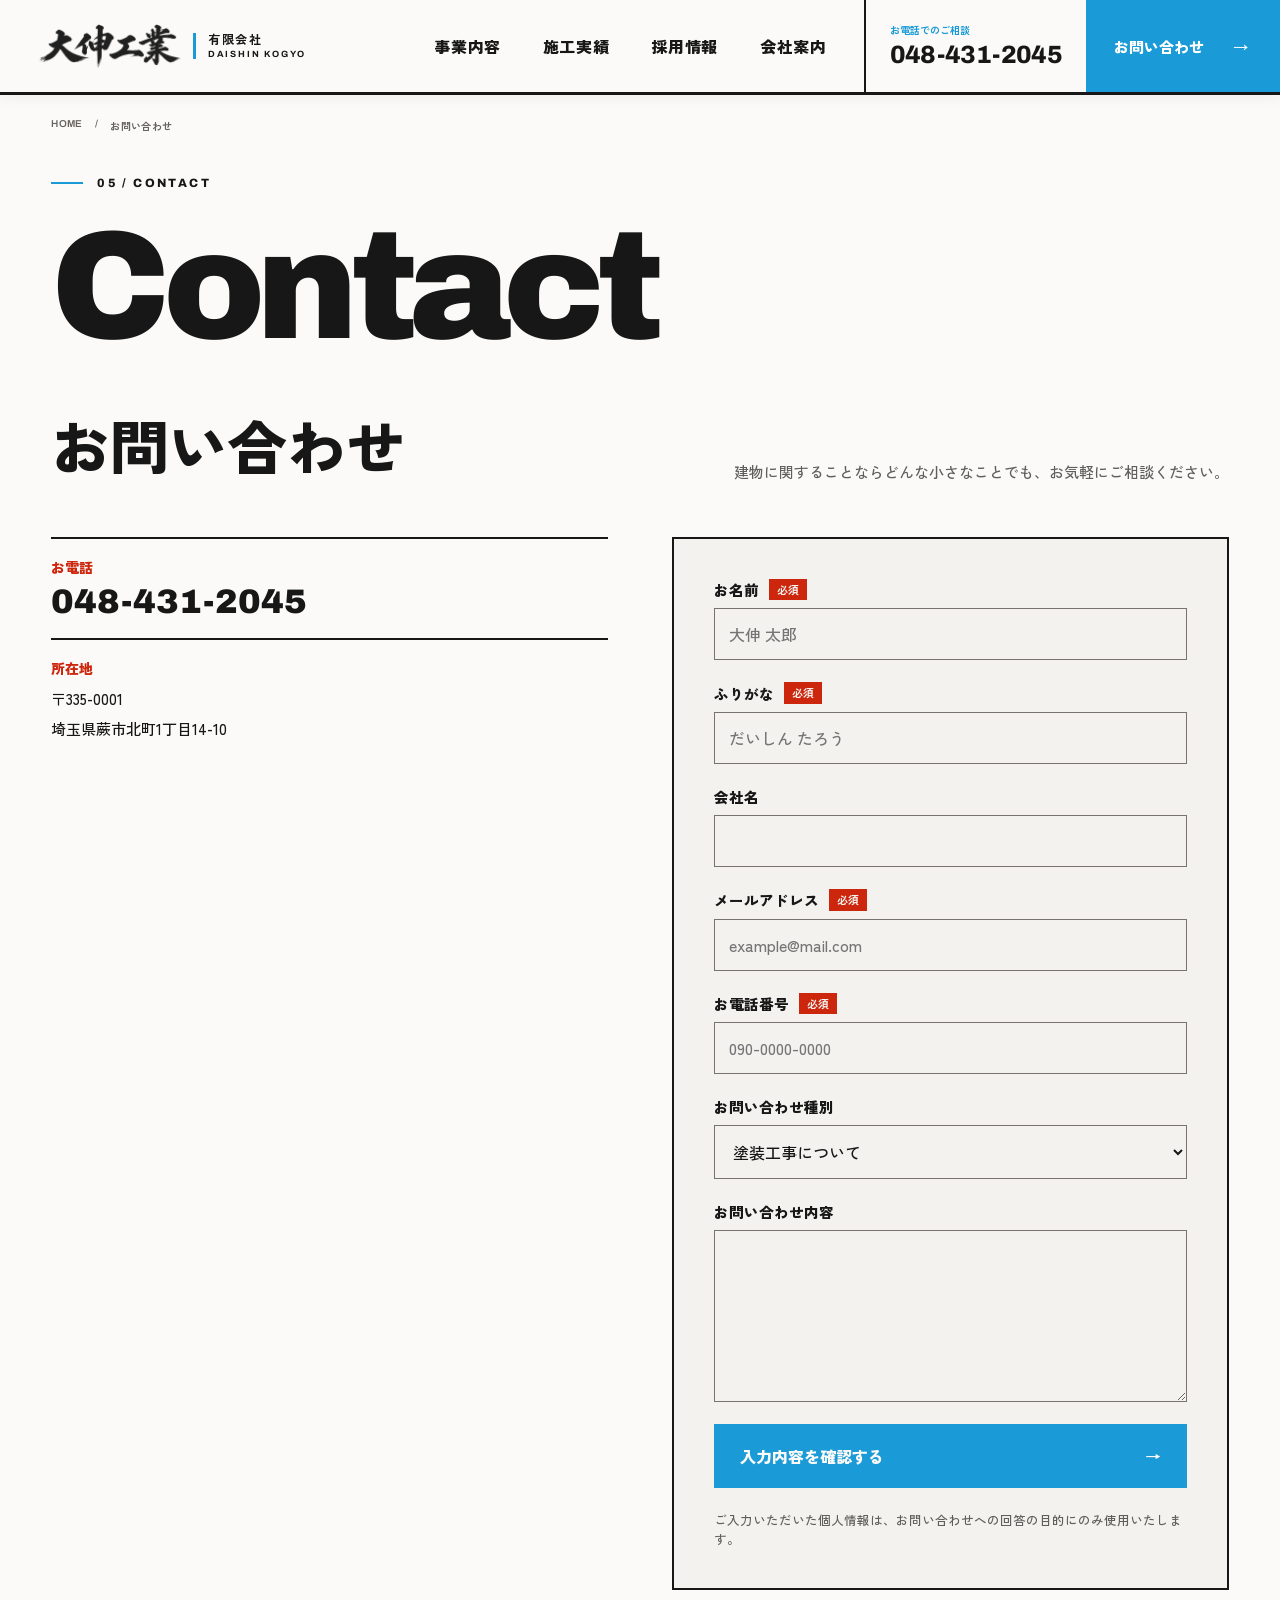
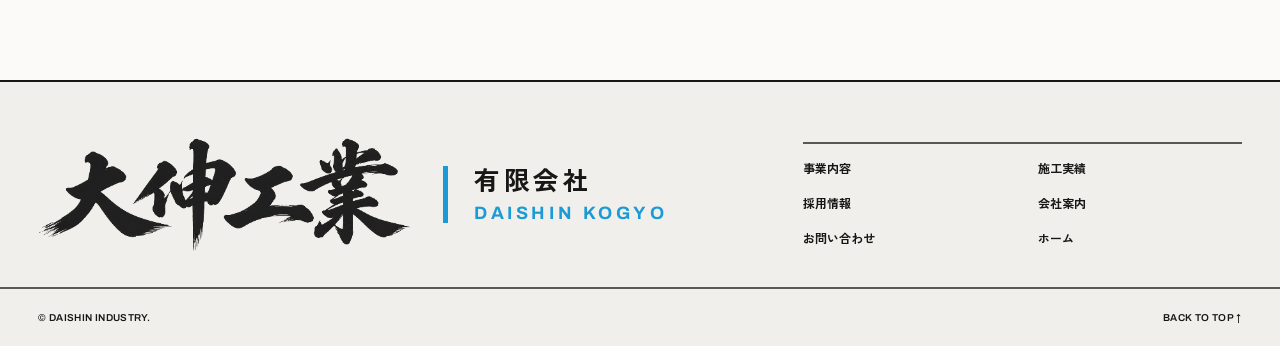
<file: public/contact.html>
<!DOCTYPE html>
<html lang="ja">
<head>
<meta charset="utf-8">
<meta name="viewport" content="width=device-width, initial-scale=1">
<title>お問い合わせ｜有限会社大伸工業</title>
<meta name="description" content="埼玉県蕨市の有限会社大伸工業。昭和62年設立。外壁・屋根の塗装、屋上・ベランダの防水工事から、内装・水回りなどのリフォーム工事全般まで承ります。">
<link rel="canonical" href="https://daishinkogyo-warabi.com/contact">
<meta property="og:type" content="article">
<meta property="og:site_name" content="有限会社大伸工業">
<meta property="og:title" content="お問い合わせ｜有限会社大伸工業">
<meta property="og:description" content="埼玉県蕨市の有限会社大伸工業。昭和62年設立。外壁・屋根の塗装、屋上・ベランダの防水工事から、内装・水回りなどのリフォーム工事全般まで承ります。">
<meta property="og:url" content="https://daishinkogyo-warabi.com/contact">
<meta property="og:image" content="https://daishinkogyo-warabi.com/assets/img/ogp.jpg">
<meta property="og:locale" content="ja_JP">
<meta name="twitter:card" content="summary_large_image">
<meta name="theme-color" content="#fbfaf8">
<link rel="icon" href="/favicon.ico" sizes="32x32">
<link rel="icon" href="/assets/img/icon.png" type="image/png">
<link rel="apple-touch-icon" href="/assets/img/apple-touch-icon.png">
<link rel="preconnect" href="https://fonts.googleapis.com">
<link rel="preconnect" href="https://fonts.gstatic.com" crossorigin>
<link rel="stylesheet" href="https://fonts.googleapis.com/css2?family=Archivo:wght@600;800;900&family=Zen+Kaku+Gothic+New:wght@400;500;700;900&display=swap">
<link rel="stylesheet" href="/css/style.css">
</head>
<body>
<div style="background: #f3f2ef; color: #171717; font-family: 'Zen Kaku Gothic New', sans-serif; min-height: 100%;">

  <a class="skip" href="#main">本文へスキップ</a><div class="progress" id="reading-progress"></div><header class="site-header" id="page-top"><div class="header-inner"><a class="brand" href="/" aria-label="有限会社大伸工業 ホーム"><img class="brand-logo" src="/assets/img/logo.png" alt="有限会社大伸工業"><span class="brand-sub"><span class="brand-sub-ja">有限会社</span><span class="brand-sub-en">DAISHIN KOGYO</span></span></a><nav class="desktop-nav" aria-label="メインメニュー"><a href="/business">事業内容</a><a href="/works">施工実績</a><a href="/recruit">採用情報</a><a href="/company">会社案内</a></nav><a class="header-phone" href="tel:0484312045"><small>お電話でのご相談</small><strong>048-431-2045</strong></a><a class="header-contact" href="/contact">お問い合わせ<span class="arrow" aria-hidden="true">→</span></a><details class="mobile-menu"><summary aria-label="メニューの開閉"><span class="menu-bars" aria-hidden="true"></span><span>MENU</span></summary><div class="menu-panel"><nav aria-label="モバイルメニュー"><a href="/">ホーム<small>HOME</small></a><a href="/business">事業内容<small>SERVICE</small></a><a href="/works">施工実績<small>WORKS</small></a><a href="/recruit">採用情報<small>RECRUIT</small></a><a href="/company">会社案内<small>COMPANY</small></a></nav><a class="button red" href="/contact">お問い合わせ<span class="arrow" aria-hidden="true">→</span></a></div></details></div></header><main id="main" tabindex="-1" class="main submain"><nav class="breadcrumb" aria-label="現在位置"><a href="/">HOME</a><span aria-hidden="true">/</span><span aria-current="page">お問い合わせ</span></nav>

  <section style="max-width: 1320px; margin: 0 auto; padding: clamp(48px, 7vw, 104px) clamp(16px, 4vw, 56px) clamp(32px, 4vw, 56px); display: grid; gap: clamp(18px, 2.4vw, 28px);">
    <p style="margin: 0; display: flex; align-items: center; gap: 14px; font-family: 'Archivo', sans-serif; font-weight: 800; font-size: 12px; letter-spacing: 0.2em; color: #171717;"><span style="width: 32px; height: 2px; background: #1a9bd7; flex: none;"></span>05 / CONTACT</p>
    <p aria-hidden="true" style="margin: 0; font-family: 'Archivo', sans-serif; font-weight: 900; font-size: clamp(72px, 14vw, 200px); line-height: 0.9; letter-spacing: -0.045em; color: #171717;">Contact</p>
    <div style="margin-top: clamp(8px, 2vw, 24px); display: flex; justify-content: space-between; align-items: flex-end; gap: 16px 40px; flex-wrap: wrap;">
      <h1 style="margin: 0; font-weight: 900; font-size: clamp(32px, 4.6vw, 60px); line-height: 1.25; color: #171717;">お問い合わせ</h1>
      <p style="margin: 0; font-size: 15px; font-weight: 500; color: #605f5b;">建物に関することならどんな小さなことでも、お気軽にご相談ください。</p>
    </div>
  </section>

  <section style="max-width: 1320px; margin: 0 auto; padding: 0 clamp(16px, 4vw, 56px) clamp(56px, 7vw, 104px);">
    <div style="display: grid; grid-template-columns: repeat(auto-fit, minmax(min(100%, 320px), 1fr)); gap: clamp(32px, 5vw, 72px); align-items: start;">
      <div style="min-width: 0; display: grid; grid-template-columns: minmax(0, 1fr);">
          <div style="border-top: 2px solid #171717; padding: 18px 0; display: grid; gap: 6px;">
            <span style="font-weight: 900; font-size: 14px; color: #cc260d;">お電話</span>
            <a class="hv-f7e083" href="tel:0484312045" style="font-family: 'Archivo', sans-serif; font-weight: 900; font-size: clamp(26px, 3vw, 34px); text-decoration: none; color: #171717;">048-431-2045</a>
          </div>
          <div style="border-top: 2px solid #171717; padding: 18px 0; display: grid; gap: 6px;">
            <span style="font-weight: 900; font-size: 14px; color: #cc260d;">所在地</span>
            <span style="font-size: 15px; font-weight: 500; line-height: 2; ">〒335-0001<br>埼玉県蕨市北町1丁目14-10</span>
          </div>
      </div>
      
        <form class="js-form" data-form="contact" novalidate style="min-width: 0; display: grid; gap: 22px; border: 2px solid #171717; padding: clamp(20px, 3.4vw, 40px); background: #f3f2ef; color: #171717;">
            <div style="display: grid; gap: 8px; min-width: 0;"><label for="ds-name" style="display: flex; align-items: center; gap: 10px; font-weight: 900; font-size: 14.5px;">お名前<span style="font-size: 11px; font-weight: 700; color: #f3f2ef; background: #cc260d; padding: 2px 8px; line-height: 1.6;">必須</span></label><input id="ds-name" name="お名前" type="text" required="" placeholder="大伸 太郎" style="font: inherit; font-size: 15px; font-weight: 500; padding: 13px 14px; border: 2px solid #171717; border-radius: 0; background: #f3f2ef; color: #171717; width: 100%; box-sizing: border-box;"></div>
            <div style="display: grid; gap: 8px; min-width: 0;"><label for="ds-kana" style="display: flex; align-items: center; gap: 10px; font-weight: 900; font-size: 14.5px;">ふりがな<span style="font-size: 11px; font-weight: 700; color: #f3f2ef; background: #cc260d; padding: 2px 8px; line-height: 1.6;">必須</span></label><input id="ds-kana" name="ふりがな" type="text" required="" placeholder="だいしん たろう" style="font: inherit; font-size: 15px; font-weight: 500; padding: 13px 14px; border: 2px solid #171717; border-radius: 0; background: #f3f2ef; color: #171717; width: 100%; box-sizing: border-box;"></div>
            <div style="display: grid; gap: 8px; min-width: 0;"><label for="ds-company" style="display: flex; align-items: center; gap: 10px; font-weight: 900; font-size: 14.5px;">会社名</label><input id="ds-company" name="会社名" type="text" style="font: inherit; font-size: 15px; font-weight: 500; padding: 13px 14px; border: 2px solid #171717; border-radius: 0; background: #f3f2ef; color: #171717; width: 100%; box-sizing: border-box;"></div>
            <div style="display: grid; gap: 8px; min-width: 0;"><label for="ds-mail" style="display: flex; align-items: center; gap: 10px; font-weight: 900; font-size: 14.5px;">メールアドレス<span style="font-size: 11px; font-weight: 700; color: #f3f2ef; background: #cc260d; padding: 2px 8px; line-height: 1.6;">必須</span></label><input id="ds-mail" name="email" type="email" required="" placeholder="example@mail.com" style="font: inherit; font-size: 15px; font-weight: 500; padding: 13px 14px; border: 2px solid #171717; border-radius: 0; background: #f3f2ef; color: #171717; width: 100%; box-sizing: border-box;"></div>
            <div style="display: grid; gap: 8px; min-width: 0;"><label for="ds-tel" style="display: flex; align-items: center; gap: 10px; font-weight: 900; font-size: 14.5px;">お電話番号<span style="font-size: 11px; font-weight: 700; color: #f3f2ef; background: #cc260d; padding: 2px 8px; line-height: 1.6;">必須</span></label><input id="ds-tel" name="お電話番号" type="tel" required="" placeholder="090-0000-0000" style="font: inherit; font-size: 15px; font-weight: 500; padding: 13px 14px; border: 2px solid #171717; border-radius: 0; background: #f3f2ef; color: #171717; width: 100%; box-sizing: border-box;"></div>
            <div style="display: grid; gap: 8px; min-width: 0;"><label for="ds-type" style="display: flex; align-items: center; gap: 10px; font-weight: 900; font-size: 14.5px;">お問い合わせ種別</label><select id="ds-type" name="お問い合わせ種別" style="font: inherit; font-size: 15px; font-weight: 500; padding: 13px 14px; border: 2px solid #171717; border-radius: 0; background: #f3f2ef; color: #171717; width: 100%; box-sizing: border-box;"><option>塗装工事について</option><option>防水工事について</option><option>リフォームについて</option><option>雨漏りについて</option><option>採用について</option><option>その他</option></select></div>
            <div style="display: grid; gap: 8px; min-width: 0;"><label for="ds-msg" style="display: flex; align-items: center; gap: 10px; font-weight: 900; font-size: 14.5px;">お問い合わせ内容</label><textarea id="ds-msg" name="お問い合わせ内容" rows="6" style="font: inherit; font-size: 15px; font-weight: 500; padding: 13px 14px; border: 2px solid #171717; border-radius: 0; background: #f3f2ef; color: #171717; width: 100%; box-sizing: border-box; resize: vertical;"></textarea></div>
          <button class="hv-74428c" type="submit" style="font: inherit; font-weight: 900; font-size: 16px; display: flex; justify-content: space-between; align-items: center; padding: 20px 26px; background: #1a9bd7; color: #f3f2ef; border: 0; cursor: pointer;">入力内容を確認する<span aria-hidden="true">→</span></button>
          <p style="margin: 0; font-size: 12.5px; font-weight: 500; color: #605f5b;">ご入力いただいた個人情報は、お問い合わせへの回答の目的にのみ使用いたします。</p>
        </form>
      
    </div>
  </section>

  </main><footer class="site-footer"><div class="footer-top"><div class="footer-lockup" role="img" aria-label="有限会社大伸工業"><img src="/assets/img/logo.png" alt=""><span class="brand-sub"><span class="brand-sub-ja">有限会社</span><span class="brand-sub-en">DAISHIN KOGYO</span></span></div><nav class="footer-nav" aria-label="フッターメニュー"><a href="/business">事業内容</a><a href="/works">施工実績</a><a href="/recruit">採用情報</a><a href="/company">会社案内</a><a href="/contact" aria-current="page">お問い合わせ</a><a href="/">ホーム</a></nav></div><div class="footer-bottom"><span>© DAISHIN INDUSTRY.</span><a href="#page-top">BACK TO TOP ↑</a></div></footer><nav class="mobile-cta" aria-label="クイックお問い合わせ"><a href="tel:0484312045">電話で相談</a><a href="/contact">お問い合わせ <span aria-hidden="true">→</span></a></nav>
</div>
<script src="/js/form-config.js" defer></script>
<script src="/js/form.js" defer></script>
<script src="/js/main.js" defer></script>
</body>
</html>
</file>
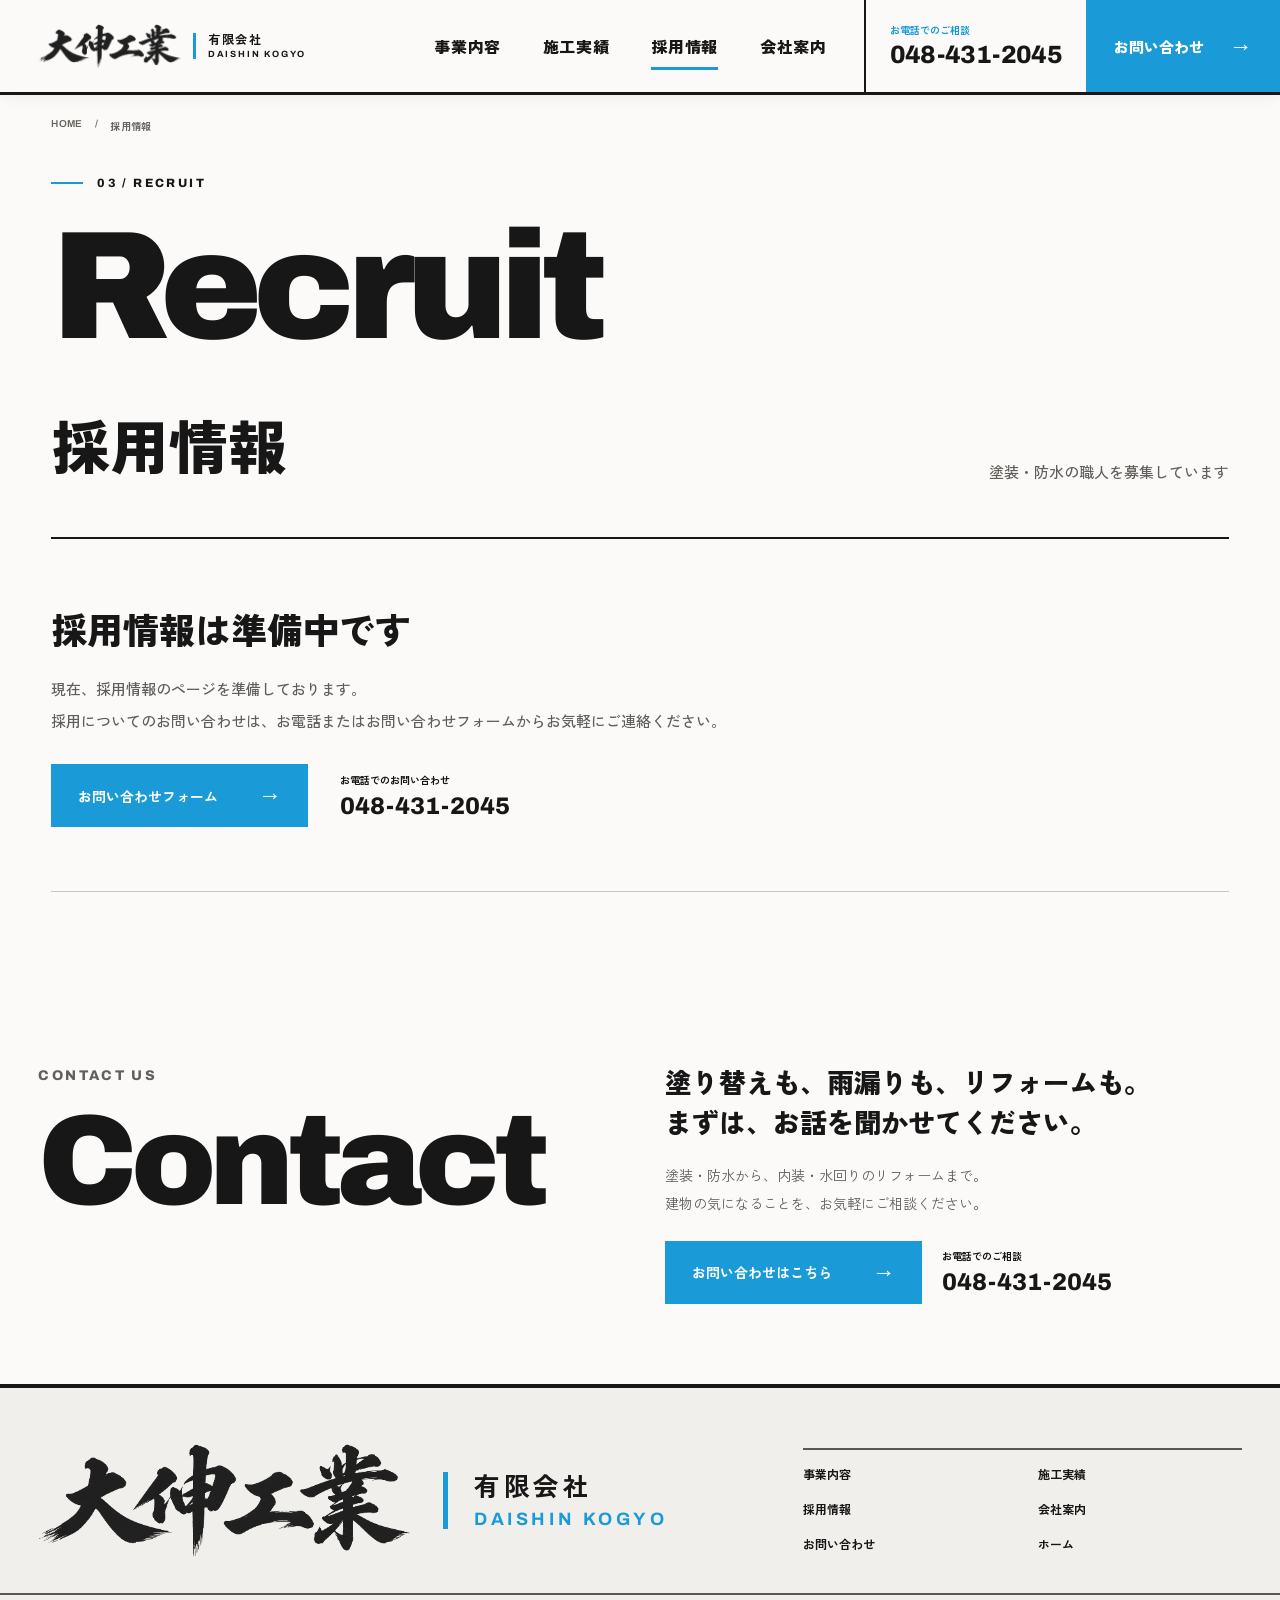
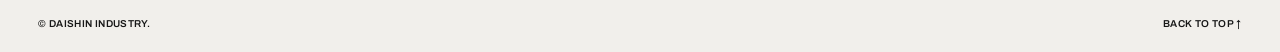
<file: public/recruit.html>
<!DOCTYPE html>
<html lang="ja">
<head>
<meta charset="utf-8">
<meta name="viewport" content="width=device-width, initial-scale=1">
<title>採用情報｜有限会社大伸工業</title>
<meta name="description" content="埼玉県蕨市の有限会社大伸工業。昭和62年設立。外壁・屋根の塗装、屋上・ベランダの防水工事から、内装・水回りなどのリフォーム工事全般まで承ります。">
<link rel="canonical" href="https://daishinkogyo-warabi.com/recruit">
<meta property="og:type" content="article">
<meta property="og:site_name" content="有限会社大伸工業">
<meta property="og:title" content="採用情報｜有限会社大伸工業">
<meta property="og:description" content="埼玉県蕨市の有限会社大伸工業。昭和62年設立。外壁・屋根の塗装、屋上・ベランダの防水工事から、内装・水回りなどのリフォーム工事全般まで承ります。">
<meta property="og:url" content="https://daishinkogyo-warabi.com/recruit">
<meta property="og:image" content="https://daishinkogyo-warabi.com/assets/img/ogp.jpg">
<meta property="og:locale" content="ja_JP">
<meta name="twitter:card" content="summary_large_image">
<meta name="theme-color" content="#fbfaf8">
<link rel="icon" href="/favicon.ico" sizes="32x32">
<link rel="icon" href="/assets/img/icon.png" type="image/png">
<link rel="apple-touch-icon" href="/assets/img/apple-touch-icon.png">
<link rel="preconnect" href="https://fonts.googleapis.com">
<link rel="preconnect" href="https://fonts.gstatic.com" crossorigin>
<link rel="stylesheet" href="https://fonts.googleapis.com/css2?family=Archivo:wght@600;800;900&family=Zen+Kaku+Gothic+New:wght@400;500;700;900&display=swap">
<link rel="stylesheet" href="/css/style.css">
</head>
<body>
<div style="background: #f3f2ef; color: #171717; font-family: 'Zen Kaku Gothic New', sans-serif; min-height: 100%;">

  <a class="skip" href="#main">本文へスキップ</a><div class="progress" id="reading-progress"></div><header class="site-header" id="page-top"><div class="header-inner"><a class="brand" href="/" aria-label="有限会社大伸工業 ホーム"><img class="brand-logo" src="/assets/img/logo.png" alt="有限会社大伸工業"><span class="brand-sub"><span class="brand-sub-ja">有限会社</span><span class="brand-sub-en">DAISHIN KOGYO</span></span></a><nav class="desktop-nav" aria-label="メインメニュー"><a href="/business">事業内容</a><a href="/works">施工実績</a><a href="/recruit" aria-current="page">採用情報</a><a href="/company">会社案内</a></nav><a class="header-phone" href="tel:0484312045"><small>お電話でのご相談</small><strong>048-431-2045</strong></a><a class="header-contact" href="/contact">お問い合わせ<span class="arrow" aria-hidden="true">→</span></a><details class="mobile-menu"><summary aria-label="メニューの開閉"><span class="menu-bars" aria-hidden="true"></span><span>MENU</span></summary><div class="menu-panel"><nav aria-label="モバイルメニュー"><a href="/">ホーム<small>HOME</small></a><a href="/business">事業内容<small>SERVICE</small></a><a href="/works">施工実績<small>WORKS</small></a><a href="/recruit" aria-current="page">採用情報<small>RECRUIT</small></a><a href="/company">会社案内<small>COMPANY</small></a></nav><a class="button red" href="/contact">お問い合わせ<span class="arrow" aria-hidden="true">→</span></a></div></details></div></header><main id="main" tabindex="-1" class="main submain"><nav class="breadcrumb" aria-label="現在位置"><a href="/">HOME</a><span aria-hidden="true">/</span><span aria-current="page">採用情報</span></nav>

  <section style="max-width: 1320px; margin: 0 auto; padding: clamp(48px, 7vw, 104px) clamp(16px, 4vw, 56px) clamp(32px, 4vw, 56px); display: grid; gap: clamp(18px, 2.4vw, 28px);">
    <p style="margin: 0; display: flex; align-items: center; gap: 14px; font-family: 'Archivo', sans-serif; font-weight: 800; font-size: 12px; letter-spacing: 0.2em; color: #171717;"><span style="width: 32px; height: 2px; background: #1a9bd7; flex: none;"></span>03 / RECRUIT</p>
    <p aria-hidden="true" style="margin: 0; font-family: 'Archivo', sans-serif; font-weight: 900; font-size: clamp(72px, 14vw, 200px); line-height: 0.9; letter-spacing: -0.045em; color: #171717;">Recruit</p>
    <div style="margin-top: clamp(8px, 2vw, 24px); display: flex; justify-content: space-between; align-items: flex-end; gap: 16px 40px; flex-wrap: wrap;">
      <h1 style="margin: 0; font-weight: 900; font-size: clamp(32px, 4.6vw, 60px); line-height: 1.25; color: #171717;">採用情報</h1>
      <p style="margin: 0; font-size: 15px; font-weight: 500; color: #605f5b;">塗装・防水の職人を募集しています</p>
    </div>
  </section>

  <section style="max-width: 1320px; margin: 0 auto; padding: 0 clamp(16px, 4vw, 56px) clamp(56px, 7vw, 104px);">
    <div style="border-top: 2px solid #171717; border-bottom: 1px solid #c8c6c1; padding: clamp(32px, 5vw, 64px) 0; display: grid; gap: 20px;">
      <h2 style="margin: 0; font-weight: 900; font-size: clamp(24px, 3vw, 36px); line-height: 1.4; color: #171717;">採用情報は準備中です</h2>
      <p style="margin: 0; font-size: 15px; font-weight: 500; line-height: 2.1; color: #605f5b;">現在、採用情報のページを準備しております。<br>採用についてのお問い合わせは、お電話またはお問い合わせフォームからお気軽にご連絡ください。</p>
      <div style="display: flex; align-items: center; gap: 20px 32px; flex-wrap: wrap; margin-top: 8px;">
        <a class="button red" href="/contact">お問い合わせフォーム<span class="arrow" aria-hidden="true">→</span></a>
        <a class="contact-phone" href="tel:0484312045"><small>お電話でのお問い合わせ</small>048-431-2045</a>
      </div>
    </div>
  </section>

  </main><section class="contact-band" aria-label="お問い合わせ"><div><p class="kicker">CONTACT US</p><h2 class="display-title">Contact</h2></div><div><h3>塗り替えも、雨漏りも、リフォームも。<br>まずは、お話を聞かせてください。</h3><p>塗装・防水から、内装・水回りのリフォームまで。<br>建物の気になることを、お気軽にご相談ください。</p><div class="contact-actions"><a class="button red" href="/contact">お問い合わせはこちら<span class="arrow" aria-hidden="true">→</span></a><a class="contact-phone" href="tel:0484312045"><small>お電話でのご相談</small>048-431-2045</a></div></div></section><footer class="site-footer"><div class="footer-top"><div class="footer-lockup" role="img" aria-label="有限会社大伸工業"><img src="/assets/img/logo.png" alt=""><span class="brand-sub"><span class="brand-sub-ja">有限会社</span><span class="brand-sub-en">DAISHIN KOGYO</span></span></div><nav class="footer-nav" aria-label="フッターメニュー"><a href="/business">事業内容</a><a href="/works">施工実績</a><a href="/recruit" aria-current="page">採用情報</a><a href="/company">会社案内</a><a href="/contact">お問い合わせ</a><a href="/">ホーム</a></nav></div><div class="footer-bottom"><span>© DAISHIN INDUSTRY.</span><a href="#page-top">BACK TO TOP ↑</a></div></footer><nav class="mobile-cta" aria-label="クイックお問い合わせ"><a href="tel:0484312045">電話で相談</a><a href="/contact">お問い合わせ <span aria-hidden="true">→</span></a></nav>
</div>
<script src="/js/main.js" defer></script>
</body>
</html>
</file>
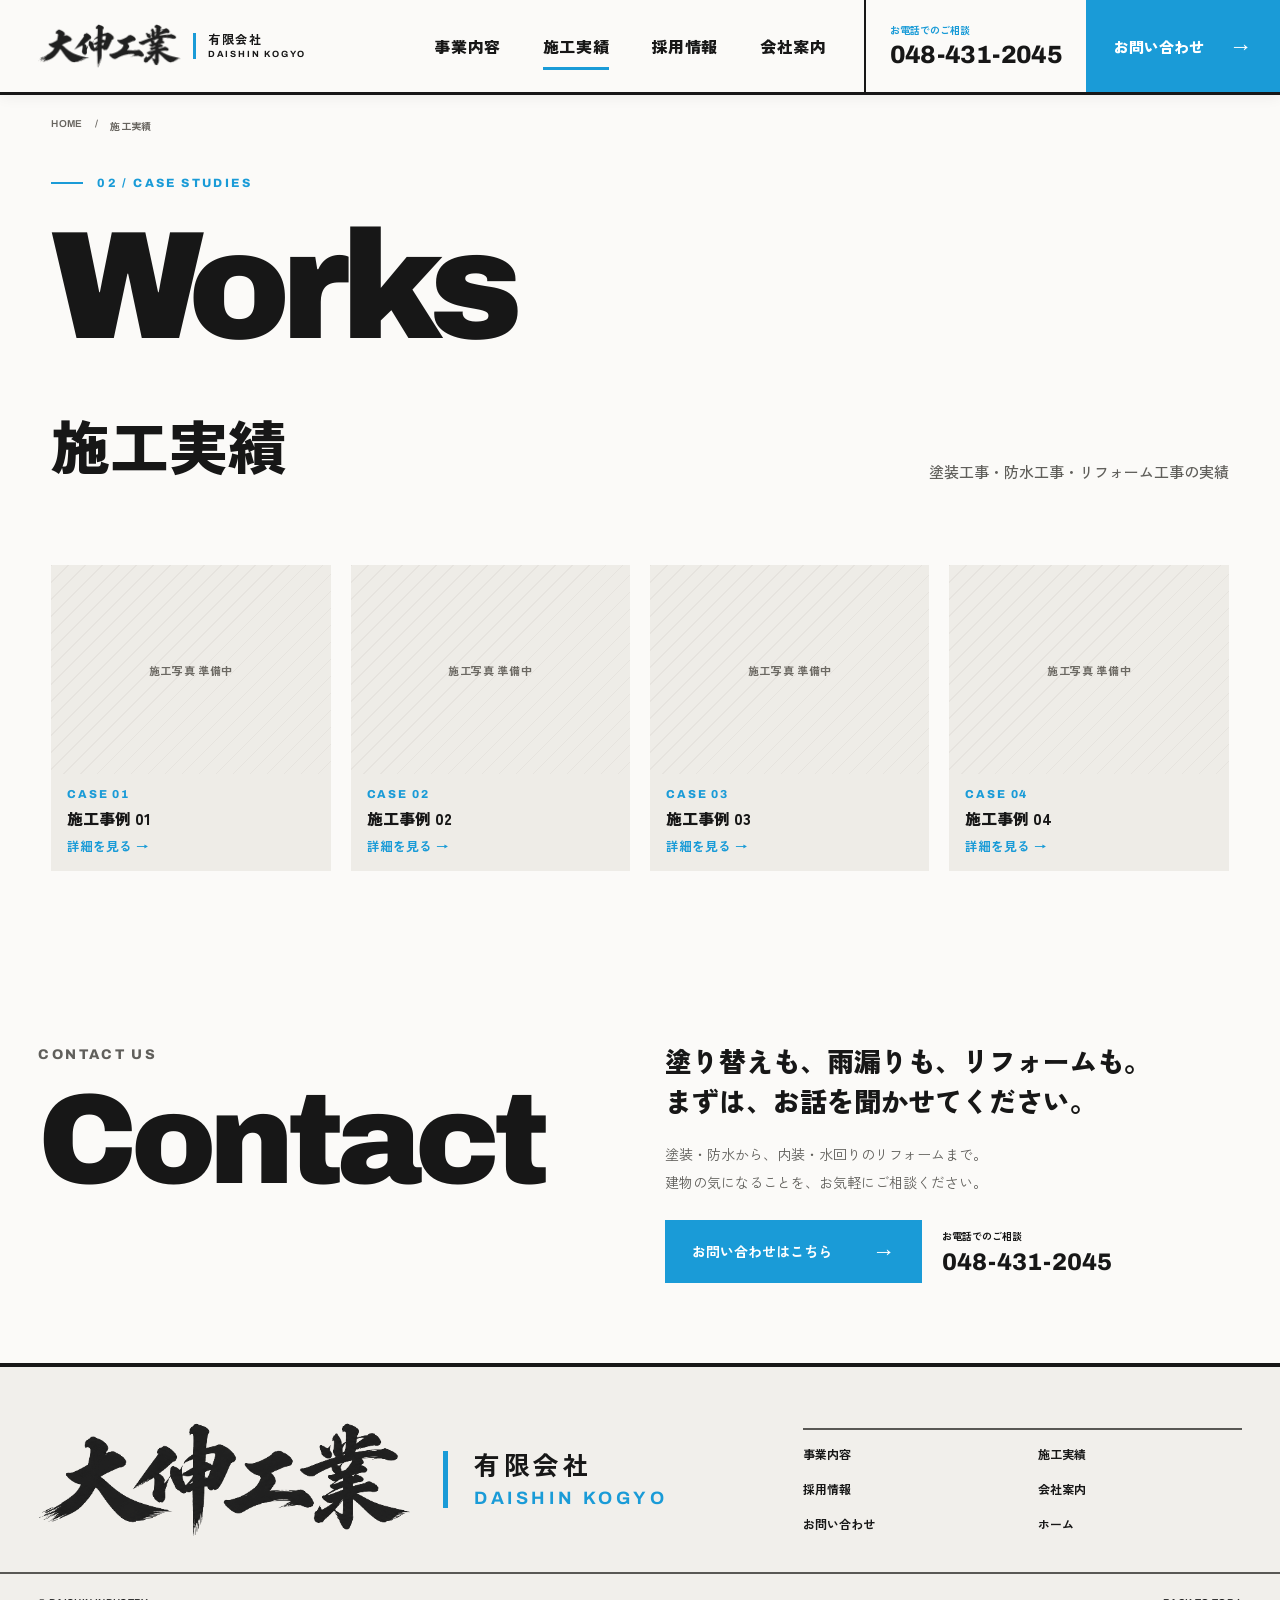
<file: public/works.html>
<!DOCTYPE html>
<html lang="ja">
<head>
<meta charset="utf-8">
<meta name="viewport" content="width=device-width, initial-scale=1">
<title>施工実績｜有限会社大伸工業</title>
<meta name="description" content="埼玉県蕨市の有限会社大伸工業。昭和62年設立。外壁・屋根の塗装、屋上・ベランダの防水工事から、内装・水回りなどのリフォーム工事全般まで承ります。">
<link rel="canonical" href="https://daishinkogyo-warabi.com/works">
<meta property="og:type" content="article">
<meta property="og:site_name" content="有限会社大伸工業">
<meta property="og:title" content="施工実績｜有限会社大伸工業">
<meta property="og:description" content="埼玉県蕨市の有限会社大伸工業。昭和62年設立。外壁・屋根の塗装、屋上・ベランダの防水工事から、内装・水回りなどのリフォーム工事全般まで承ります。">
<meta property="og:url" content="https://daishinkogyo-warabi.com/works">
<meta property="og:image" content="https://daishinkogyo-warabi.com/assets/img/ogp.jpg">
<meta property="og:locale" content="ja_JP">
<meta name="twitter:card" content="summary_large_image">
<meta name="theme-color" content="#fbfaf8">
<link rel="icon" href="/favicon.ico" sizes="32x32">
<link rel="icon" href="/assets/img/icon.png" type="image/png">
<link rel="apple-touch-icon" href="/assets/img/apple-touch-icon.png">
<link rel="preconnect" href="https://fonts.googleapis.com">
<link rel="preconnect" href="https://fonts.gstatic.com" crossorigin>
<link rel="stylesheet" href="https://fonts.googleapis.com/css2?family=Archivo:wght@600;800;900&family=Zen+Kaku+Gothic+New:wght@400;500;700;900&display=swap">
<link rel="stylesheet" href="/css/style.css">
</head>
<body>
<div style="background: #f3f2ef; color: #171717; font-family: 'Zen Kaku Gothic New', sans-serif; min-height: 100%;">

  <a class="skip" href="#main">本文へスキップ</a><div class="progress" id="reading-progress"></div><header class="site-header" id="page-top"><div class="header-inner"><a class="brand" href="/" aria-label="有限会社大伸工業 ホーム"><img class="brand-logo" src="/assets/img/logo.png" alt="有限会社大伸工業"><span class="brand-sub"><span class="brand-sub-ja">有限会社</span><span class="brand-sub-en">DAISHIN KOGYO</span></span></a><nav class="desktop-nav" aria-label="メインメニュー"><a href="/business">事業内容</a><a href="/works" aria-current="page">施工実績</a><a href="/recruit">採用情報</a><a href="/company">会社案内</a></nav><a class="header-phone" href="tel:0484312045"><small>お電話でのご相談</small><strong>048-431-2045</strong></a><a class="header-contact" href="/contact">お問い合わせ<span class="arrow" aria-hidden="true">→</span></a><details class="mobile-menu"><summary aria-label="メニューの開閉"><span class="menu-bars" aria-hidden="true"></span><span>MENU</span></summary><div class="menu-panel"><nav aria-label="モバイルメニュー"><a href="/">ホーム<small>HOME</small></a><a href="/business">事業内容<small>SERVICE</small></a><a href="/works" aria-current="page">施工実績<small>WORKS</small></a><a href="/recruit">採用情報<small>RECRUIT</small></a><a href="/company">会社案内<small>COMPANY</small></a></nav><a class="button red" href="/contact">お問い合わせ<span class="arrow" aria-hidden="true">→</span></a></div></details></div></header><main id="main" tabindex="-1" class="main submain"><nav class="breadcrumb" aria-label="現在位置"><a href="/">HOME</a><span aria-hidden="true">/</span><span aria-current="page">施工実績</span></nav>

  <section style="max-width: 1320px; margin: 0 auto; padding: clamp(48px, 7vw, 104px) clamp(16px, 4vw, 56px) clamp(32px, 4vw, 56px); display: grid; gap: clamp(18px, 2.4vw, 28px);">
    <p style="margin: 0; display: flex; align-items: center; gap: 14px; font-family: 'Archivo', sans-serif; font-weight: 800; font-size: 12px; letter-spacing: 0.2em; color: #1a9bd7;"><span style="width: 32px; height: 2px; background: #1a9bd7; flex: none;"></span>02 / CASE STUDIES</p>
    <p aria-hidden="true" style="margin: 0; font-family: 'Archivo', sans-serif; font-weight: 900; font-size: clamp(72px, 14vw, 200px); line-height: 0.9; letter-spacing: -0.045em; color: #171717;">Works</p>
    <div style="margin-top: clamp(8px, 2vw, 24px); display: flex; justify-content: space-between; align-items: flex-end; gap: 16px 40px; flex-wrap: wrap;">
      <h1 style="margin: 0; font-weight: 900; font-size: clamp(32px, 4.6vw, 60px); line-height: 1.25; color: #171717;">施工実績</h1>
      <p style="margin: 0; font-size: 15px; font-weight: 500; color: #605f5b;">塗装工事・防水工事・リフォーム工事の実績</p>
    </div>
    <div class="works-filters" id="works-filters" hidden></div>
  </section>

  <section style="max-width: 1320px; margin: 0 auto; padding: 0 clamp(16px, 4vw, 56px) clamp(56px, 7vw, 104px);">
    <div id="works-grid" style="display: grid; grid-template-columns: repeat(auto-fill, minmax(min(100%, 240px), 1fr)); gap: clamp(14px, 1.6vw, 20px);">
      <template id="work-card"><button class="hv-1e89fa" type="button" data-open data-bind-label style="font: inherit; text-align: left; color: #171717; background: #eeece7; border: 0; padding: 0; cursor: pointer; min-width: 0; display: grid; grid-template-columns: minmax(0, 1fr); align-content: start;">
          <span style="display: block; aspect-ratio: 4 / 3; background: #e3e0da; overflow: hidden;">
            <span data-bind-img role="img" data-bind-imglabel style="display: block; width: 100%; height: 100%;  background-size: cover; background-position: center;"></span>
          </span>
          <span style="padding: 14px 16px 16px; display: grid; gap: 6px;">
            <span style="font-family: 'Archivo', sans-serif; font-weight: 800; font-size: 11.5px; letter-spacing: 0.16em; color: #1a9bd7;" data-bind-no></span>
            <span style="font-weight: 900; font-size: 16px; line-height: 1.5;" data-bind-client></span>
            <span style="font-weight: 700; font-size: 12.5px; color: #1a9bd7;">詳細を見る →</span>
          </span>
        </button></template>
    </div>
  </section>

  <div id="work-modal" hidden style="position: fixed; inset: 0; z-index: 110; background: rgba(5, 10, 8, 0.82); display: grid; grid-template-columns: minmax(0, 1fr); justify-items: center; align-items: start; padding: 16px; box-sizing: border-box; overflow-y: auto;">
      <div role="dialog" aria-modal="true" aria-labelledby="work-modal-title" tabindex="-1" style="width: 100%; max-width: 900px; box-sizing: border-box; margin: auto 0; max-height: calc(100vh - 32px); overflow-y: auto; background: #f3f2ef; color: #171717; border: 1px solid #c8c6c1; display: grid; grid-template-columns: minmax(0, 1fr); gap: 22px; padding: clamp(20px, 3vw, 36px);">
        <div style="display: flex; justify-content: space-between; align-items: start; gap: 16px;">
          <div style="display: grid; gap: 8px; min-width: 0;">
            <span style="font-family: 'Archivo', sans-serif; font-weight: 800; font-size: 12px; letter-spacing: 0.16em; color: #1a9bd7;" id="work-modal-no"></span>
            <h2 id="work-modal-title" style="margin: 0; font-weight: 900; font-size: clamp(22px, 2.8vw, 30px); color: #171717;"></h2>
          </div>
          <button class="hv-1580d8" type="button" data-close aria-label="閉じる" style="flex: none; width: 44px; height: 44px; display: grid; place-items: center; background: transparent; border: 2px solid #171717; color: #171717; cursor: pointer;"><svg viewBox="0 0 24 24" width="20" height="20" fill="none" stroke="currentColor" stroke-width="2" stroke-linecap="round" aria-hidden="true"><path d="M18 6 6 18M6 6l12 12"></path></svg></button>
        </div>
        <div style="width: 100%; height: min(60vh, 520px); background: #e3e0da;">
          <div id="work-modal-img" role="img" style="width: 100%; height: 100%; background-size: cover; background-position: center;"></div>
        </div>
        <dl id="work-modal-rows" style="margin: 0; display: grid; grid-template-columns: minmax(0, 1fr);">
          <template id="work-row"><div style="display: grid; grid-template-columns: 8em minmax(0, 1fr); gap: 16px; padding: 14px 0; border-top: 1px solid #c8c6c1;">
              <dt style="font-weight: 700; font-size: 13.5px; color: #1a9bd7;"></dt>
              <dd style="margin: 0; font-size: 14.5px; font-weight: 500; line-height: 1.9;"></dd>
            </div></template>
        </dl>
        <p id="work-modal-note" hidden style="margin: 0; font-size: 14.5px; font-weight: 500; line-height: 2.05; color: #605f5b; text-align: justify;"></p>
        <div style="display: flex; justify-content: space-between; gap: 12px; flex-wrap: wrap;">
          <button class="hv-1580d8" type="button" data-prev style="font: inherit; font-weight: 900; font-size: 14px; padding: 14px 22px; background: transparent; border: 2px solid #171717; color: #171717; cursor: pointer;">← 前の事例</button>
          <button class="hv-b9e968" type="button" data-next style="font: inherit; font-weight: 900; font-size: 14px; padding: 14px 22px; background: #1a9bd7; border: 2px solid #1a9bd7; color: #171717; cursor: pointer;">次の事例 →</button>
        </div>
      </div>
    </div>

  </main><section class="contact-band" aria-label="お問い合わせ"><div><p class="kicker">CONTACT US</p><h2 class="display-title">Contact</h2></div><div><h3>塗り替えも、雨漏りも、リフォームも。<br>まずは、お話を聞かせてください。</h3><p>塗装・防水から、内装・水回りのリフォームまで。<br>建物の気になることを、お気軽にご相談ください。</p><div class="contact-actions"><a class="button red" href="/contact">お問い合わせはこちら<span class="arrow" aria-hidden="true">→</span></a><a class="contact-phone" href="tel:0484312045"><small>お電話でのご相談</small>048-431-2045</a></div></div></section><footer class="site-footer"><div class="footer-top"><div class="footer-lockup" role="img" aria-label="有限会社大伸工業"><img src="/assets/img/logo.png" alt=""><span class="brand-sub"><span class="brand-sub-ja">有限会社</span><span class="brand-sub-en">DAISHIN KOGYO</span></span></div><nav class="footer-nav" aria-label="フッターメニュー"><a href="/business">事業内容</a><a href="/works" aria-current="page">施工実績</a><a href="/recruit">採用情報</a><a href="/company">会社案内</a><a href="/contact">お問い合わせ</a><a href="/">ホーム</a></nav></div><div class="footer-bottom"><span>© DAISHIN INDUSTRY.</span><a href="#page-top">BACK TO TOP ↑</a></div></footer><nav class="mobile-cta" aria-label="クイックお問い合わせ"><a href="tel:0484312045">電話で相談</a><a href="/contact">お問い合わせ <span aria-hidden="true">→</span></a></nav>
</div>
<script src="/js/works-data.js" defer></script>
<script src="/js/works.js" defer></script>
<script src="/js/main.js" defer></script>
</body>
</html>
</file>
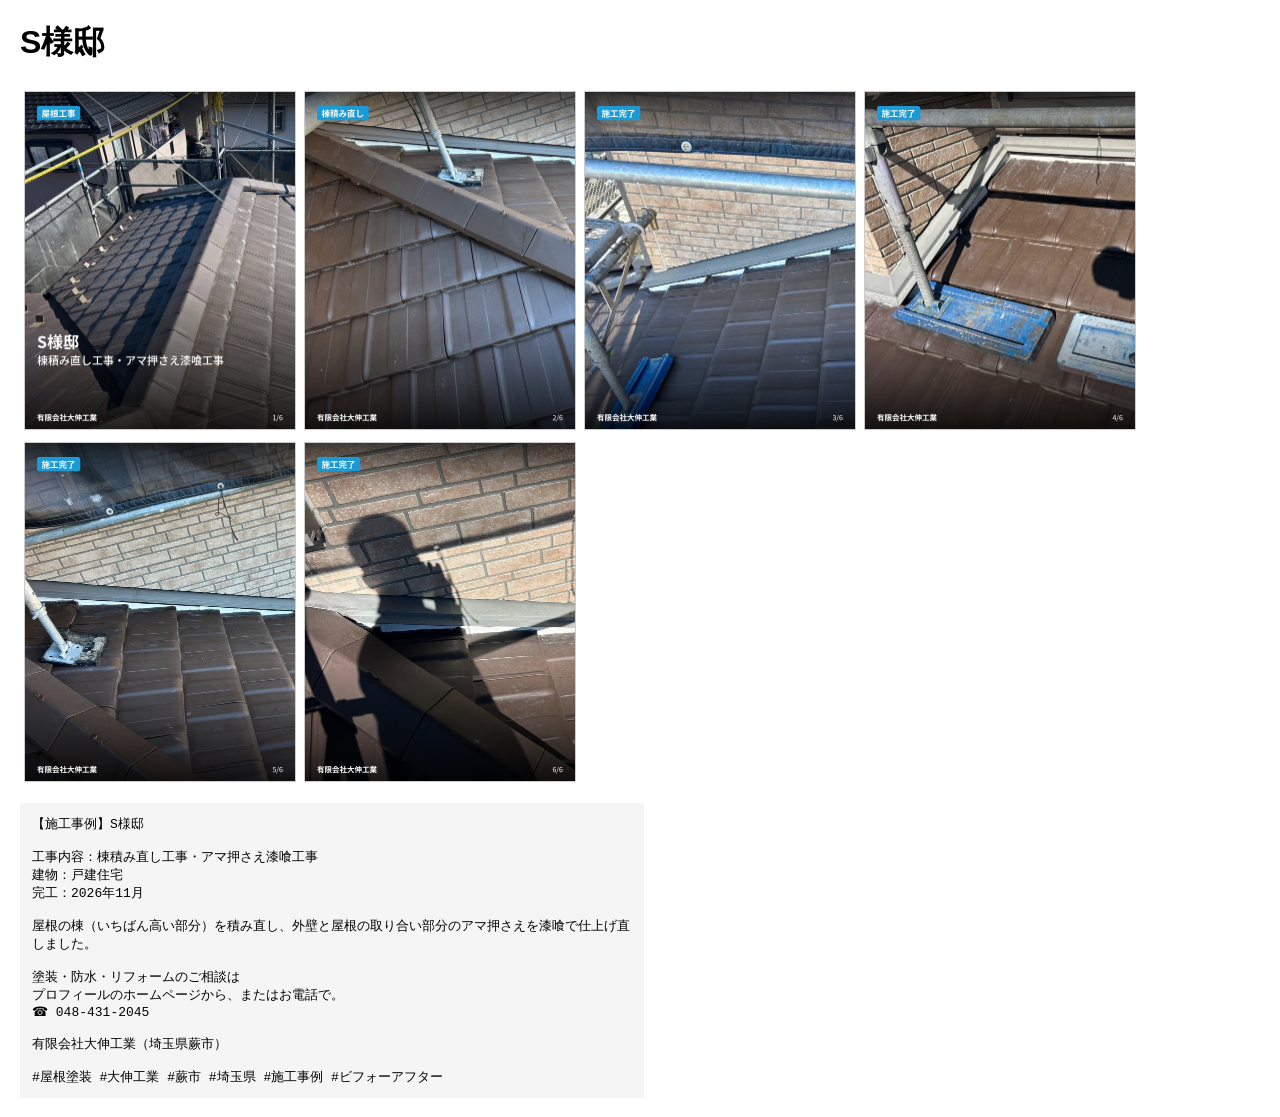
<file: tools/works/drafts/2026-11-test-roof/preview.html>
<!doctype html><meta charset="utf-8"><title>インスタ下書き</title><style>body{font-family:sans-serif;margin:20px}img{width:270px;margin:4px;border:1px solid #ccc}pre{white-space:pre-wrap;background:#f5f5f5;padding:12px;max-width:600px}</style><h1>S様邸</h1><img src="../../../../public/assets/img/insta/2026-11-test-roof/01.jpg"><img src="../../../../public/assets/img/insta/2026-11-test-roof/02.jpg"><img src="../../../../public/assets/img/insta/2026-11-test-roof/03.jpg"><img src="../../../../public/assets/img/insta/2026-11-test-roof/04.jpg"><img src="../../../../public/assets/img/insta/2026-11-test-roof/05.jpg"><img src="../../../../public/assets/img/insta/2026-11-test-roof/06.jpg"><pre>【施工事例】S様邸

工事内容：棟積み直し工事・アマ押さえ漆喰工事
建物：戸建住宅
完工：2026年11月

屋根の棟（いちばん高い部分）を積み直し、外壁と屋根の取り合い部分のアマ押さえを漆喰で仕上げ直しました。

塗装・防水・リフォームのご相談は
プロフィールのホームページから、またはお電話で。
☎ 048-431-2045

有限会社大伸工業（埼玉県蕨市）

#屋根塗装 #大伸工業 #蕨市 #埼玉県 #施工事例 #ビフォーアフター</pre>
</file>
<file: css/style.css>
/* 有限会社大伸工業 — 共通スタイル（デザインデータから書き出し） */
body{margin:0;background:#f3f2ef;-webkit-font-smoothing:antialiased}
a{color:#1a9bd7}
a:hover{color:#171717}
:focus-visible{outline:2px solid #1a9bd7;outline-offset:2px}
:root{--paper:#f3f2ef;--ink:#171717;--red:#1a9bd7;--line:#c8c6c1;--muted:#605f5b;--pad:clamp(20px,3vw,48px);--font:'Archivo','Zen Kaku Gothic New',sans-serif}*{box-sizing:border-box}html{scroll-behavior:smooth;scroll-padding-top:90px}body{margin:0;background:var(--paper);font-family:var(--font);font-feature-settings:'palt';-webkit-font-smoothing:antialiased}button,input,select,textarea{font:inherit}a,button{-webkit-tap-highlight-color:transparent}a{color:inherit}img{max-width:100%;display:block}button,a{touch-action:manipulation}::selection{background:var(--red);color:white}:focus-visible{outline:3px solid var(--red);outline-offset:5px}.skip{position:fixed;z-index:200;top:-90px;left:20px;background:var(--red);color:#fff;padding:14px}.skip:focus{top:12px}.site-header{position:sticky;top:0;z-index:80;background:var(--paper);color:var(--ink);border-bottom:2px solid var(--ink)}.header-inner{display:flex;align-items:stretch;justify-content:space-between;min-height:80px;padding-left:var(--pad)}.brand{display:flex;align-items:center;gap:12px;text-decoration:none;color:var(--ink)!important;flex-shrink:0}.brand-mark{display:grid;place-items:center;background:var(--red);color:#fff;width:43px;height:43px;font-size:25px;font-weight:900}.brand-name{font-size:20px;font-weight:900;line-height:1.35;letter-spacing:.025em;display:block}.brand-en{font:700 9px/1.5 'Archivo',sans-serif;letter-spacing:.17em;color:#686762;display:block;margin-top:3px}.desktop-nav{display:flex;align-items:stretch;margin-left:auto;padding:0 17px;gap:2px}.desktop-nav a{display:flex;align-items:center;position:relative;padding:0 15px;font-size:13px;font-weight:700;text-decoration:none;color:var(--ink)!important}.desktop-nav a:after{content:'';position:absolute;bottom:18px;left:15px;right:15px;height:2px;background:var(--red);transform:scaleX(0);transform-origin:left;transition:transform .2s}.desktop-nav a:hover:after,.desktop-nav a[aria-current=page]:after{transform:scaleX(1)}.header-phone{border-left:2px solid var(--ink);display:grid;gap:3px;align-content:center;padding:10px 24px;text-decoration:none;color:var(--ink)!important}.header-phone small{font-size:10px;font-weight:700;color:var(--red)}.header-phone strong{font:800 22px/1.2 'Archivo',sans-serif;letter-spacing:-.025em}.header-contact{background:var(--red);color:white!important;padding:0 28px;display:flex;align-items:center;gap:25px;text-decoration:none;font-size:13px;font-weight:700;transition:background .2s}.header-contact:hover,.button.red:hover{background:#137bb0}.arrow{font-family:Arial,sans-serif;font-size:23px;font-weight:400;display:inline-block;line-height:1;transition:transform .3s}a:hover>.arrow,a:hover .move-arrow{transform:translateX(6px)}.mobile-menu{display:none}.progress{position:fixed;top:0;left:0;height:3px;background:var(--red);width:0;z-index:95;pointer-events:none}.main{outline:none}.button{display:inline-flex;align-items:center;justify-content:space-between;gap:40px;min-height:60px;padding:18px 25px;font-size:14px;font-weight:700;text-decoration:none;border:2px solid var(--ink);color:var(--ink)!important;transition:background .2s,color .2s}.button:hover{background:var(--ink);color:white!important}.button.red{background:var(--red);border-color:var(--red);color:white!important}.kicker{font:800 11px/1.6 'Archivo',sans-serif;letter-spacing:.17em;margin:0;color:var(--red)}.hero{position:relative;min-height:clamp(690px,87svh,850px);display:grid;align-items:end;overflow:hidden;background:#222;color:var(--paper)}.hero-photo{position:absolute;inset:0;width:100%;height:100%;object-fit:cover;object-position:65% 45%;filter:grayscale(1) contrast(1.1);opacity:0;transition:opacity 1s,transform 7s;transform:scale(1.035)}.hero-photo.is-active{opacity:1;transform:scale(1)}.hero-shade{position:absolute;inset:0;background:linear-gradient(90deg,rgba(12,12,12,.88),rgba(12,12,12,.60) 44%,rgba(12,12,12,.08) 100%)}.hero-content{position:relative;z-index:1;padding:65px clamp(24px,5vw,80px) 108px;max-width:1250px}.hero-kicker{font:700 11px/1.6 'Archivo',sans-serif;letter-spacing:.16em;display:flex;gap:14px;align-items:center;color:#eae9e5;margin:0 0 33px}.hero-kicker:before{content:'';width:32px;height:2px;background:var(--red);flex:none}.hero h1{font-size:clamp(58px,7.25vw,108px);font-weight:900;line-height:1.13;letter-spacing:-.035em;margin:0 0 27px;color:var(--paper)}.hero h1>span{display:block}.hero h1 .accent{color:var(--red)}.hero-copy{font-size:15px;line-height:2;letter-spacing:.02em;color:#e2e1dd;margin:0 0 25px}.hero-actions{display:flex;align-items:center;gap:32px;flex-wrap:wrap}.hero-actions .button{min-width:252px}.hero-phone{display:grid;gap:5px;text-decoration:none;color:var(--paper)!important}.hero-phone small{font-size:11px}.hero-phone strong{font:800 26px/1.2 'Archivo',sans-serif}.scroll-cue{position:absolute;left:clamp(24px,5vw,80px);bottom:24px;display:flex;align-items:center;gap:10px;font:700 9px 'Archivo',sans-serif;letter-spacing:.2em;color:var(--paper)!important;text-decoration:none}.scroll-cue:before{content:'';width:1px;height:32px;background:var(--red)}.hero-controls{position:absolute;z-index:2;right:0;bottom:0;display:flex;background:var(--paper);border-top:2px solid var(--ink);border-left:2px solid var(--ink);color:var(--ink)}.slide-control{background:none;border:0;border-right:1px solid var(--line);width:130px;padding:14px 18px;text-align:left;cursor:pointer;color:var(--ink)}.slide-control:before{content:'';display:block;height:3px;background:var(--line);margin-bottom:10px}.slide-control[aria-pressed=true]:before{background:var(--red)}.slide-control span{font:800 12px 'Archivo',sans-serif;display:block}.slide-control small{font:700 8px 'Archivo',sans-serif;letter-spacing:.09em;display:block;margin-top:4px}.slide-pause{border:0;background:var(--paper);width:52px;font-size:17px;cursor:pointer}.stats{display:grid;grid-template-columns:repeat(3,1fr);border-bottom:2px solid var(--ink);background:var(--paper)}.stat{padding:30px var(--pad);display:flex;align-items:baseline;gap:20px;flex-wrap:wrap;border-right:1px solid var(--line)}.stat:last-child{border:0}.stat strong{font:900 clamp(43px,5vw,72px)/1 'Archivo',sans-serif;letter-spacing:-.055em}.stat strong small{font-family:'Zen Kaku Gothic New',sans-serif;font-size:24px;letter-spacing:0}.stat:first-child strong{color:var(--red)}.stat span{font-size:12px;font-weight:700;line-height:1.7}.section-head{display:grid;grid-template-columns:1fr 1fr;gap:60px;align-items:end;padding:95px var(--pad) 48px}.section-head .kicker{margin-bottom:10px}.display-title{font:900 clamp(76px,10.5vw,154px)/.9 'Archivo',sans-serif;letter-spacing:-.055em;margin:0;color:var(--ink)}.section-description{border-top:2px solid var(--ink);padding-top:18px}.section-description h3{font-size:clamp(22px,2.2vw,32px);line-height:1.5;letter-spacing:-.035em;margin:0 0 10px;font-weight:900}.section-description p{font-size:14px;line-height:2;margin:0;color:var(--muted)}.service-grid{display:grid;grid-template-columns:1.1fr 1fr 1fr;grid-template-rows:300px 300px;gap:2px;background:var(--ink);border-top:2px solid var(--ink);border-bottom:2px solid var(--ink)}.service-card{position:relative;min-width:0;overflow:hidden;text-decoration:none;background:var(--paper);color:var(--ink)!important;display:flex;flex-direction:column;justify-content:space-between;padding:28px}.service-card.photo{justify-content:end;background:#262626;color:var(--paper)!important}.service-card.photo img{position:absolute;inset:0;width:100%;height:100%;object-fit:cover;filter:grayscale(1) contrast(1.12);transition:transform 1s}.service-card.photo:after{content:'';position:absolute;inset:0;background:linear-gradient(0deg,rgba(0,0,0,.86),transparent 80%)}.service-card.photo:hover img{transform:scale(1.05)}.service-card.tall{grid-row:span 2;padding:35px}.service-card.tall img{object-position:66% 50%}.service-card.red{background:var(--red);color:var(--paper)!important}.service-card.black{background:var(--ink);color:var(--paper)!important}.service-card-content{position:relative;z-index:1}.service-number{font:800 11px/1.5 'Archivo',sans-serif;letter-spacing:.13em;display:block}.service-card.photo .service-number,.service-card.black .service-number{color:#8fd3f4}.service-card h3{font-size:28px;font-weight:900;line-height:1.4;letter-spacing:-.025em;margin:17px 0 12px}.service-card.tall h3{font-size:42px}.service-card p{font-size:13px;line-height:1.9;margin:0}.service-card-bottom{display:flex;align-items:center;justify-content:space-between;gap:20px;border-top:2px solid currentColor;margin-top:25px;padding-top:15px;font-size:12px;font-weight:700;position:relative;z-index:1}.service-card:not(.photo):hover .arrow{transform:translateX(5px)}.service-check{font:900 72px/.9 'Archivo',sans-serif;letter-spacing:-.06em}.about{display:grid;grid-template-columns:1fr 1fr;border-bottom:2px solid var(--ink)}.about-image{position:relative;min-height:620px;overflow:hidden;border-right:2px solid var(--ink);margin:0}.about-image img{width:100%;height:100%;position:absolute;inset:0;object-fit:cover;filter:grayscale(1) contrast(1.06);object-position:50% 48%}.about-image figcaption{position:absolute;bottom:26px;left:var(--pad);font:800 12px 'Archivo',sans-serif;letter-spacing:.1em;background:var(--paper);padding:10px 14px}.about-content{padding:70px clamp(28px,5vw,80px);display:flex;align-items:start;justify-content:center;flex-direction:column;gap:25px}.about-content h2{font-size:clamp(30px,3.2vw,48px);font-weight:900;line-height:1.5;letter-spacing:-.04em;margin:0}.accent{color:var(--red)}.about-content>p:not(.kicker){font-size:14px;line-height:2.2;color:var(--muted);border-top:2px solid var(--ink);padding-top:20px;margin:0}.text-link{display:inline-flex;justify-content:space-between;align-items:center;gap:48px;text-decoration:none;color:var(--ink)!important;border-bottom:2px solid var(--ink);padding:8px 0;font-size:14px;font-weight:700}.text-link:hover{color:var(--red)!important;border-color:var(--red)}.work-banner{padding:78px var(--pad);border-bottom:2px solid var(--ink);display:grid;grid-template-columns:1.1fr 1fr auto;align-items:center;gap:50px;text-decoration:none;color:var(--ink)!important}.work-banner .kicker{margin-bottom:15px}.work-banner h3{font-size:26px;line-height:1.5;margin:0 0 12px}.work-banner p{font-size:14px;color:var(--muted);line-height:2;margin:0}.big-arrow{font-family:Arial,sans-serif;font-size:70px;font-weight:400;color:var(--red);transition:transform .3s}.work-banner:hover .big-arrow{transform:translateX(10px)}.flow-grid{display:grid;grid-template-columns:repeat(6,1fr);border-top:2px solid var(--ink);border-bottom:2px solid var(--ink)}.flow-step{padding:30px 24px 45px;border-right:1px solid var(--line)}.flow-step:last-child{border:0}.flow-step strong{font:900 52px/1 'Archivo',sans-serif;color:var(--red);letter-spacing:-.045em;display:block;margin-bottom:25px}.flow-step h3{font-size:17px;line-height:1.5;margin:0}.recruit-band{display:grid;grid-template-columns:1fr 1fr;border-bottom:2px solid var(--ink)}.recruit-visual{position:relative;min-height:430px;border-right:2px solid var(--ink);overflow:hidden}.recruit-visual img{position:absolute;inset:0;width:100%;height:100%;object-fit:cover;filter:grayscale(1) contrast(1.1)}.recruit-content{padding:55px var(--pad);background:var(--red);color:var(--paper);display:grid;gap:22px;align-content:center}.recruit-content .kicker{color:var(--paper)}.recruit-content .display-title{color:var(--paper);font-size:clamp(65px,7.8vw,115px)}.recruit-content h3{font-size:25px;line-height:1.5;margin:0;font-weight:900}.recruit-content p{font-size:13px;line-height:2;margin:0}.recruit-content .text-link{color:var(--paper)!important;border-color:var(--paper);justify-self:start}.contact-band{border-bottom:2px solid var(--ink);padding:80px var(--pad);display:grid;grid-template-columns:1fr 1fr;gap:50px;background:var(--paper);color:var(--ink)}.contact-band .kicker{margin-bottom:14px}.contact-band .display-title{font-size:clamp(70px,10vw,145px)}.contact-band h3{font-size:27px;font-weight:900;line-height:1.5;margin:0 0 18px}.contact-band p{font-size:14px;line-height:2;color:var(--muted);margin:0 0 24px}.contact-actions{display:flex;gap:20px;align-items:center;flex-wrap:wrap}.contact-actions .button{min-width:240px}.contact-phone{font:800 24px/1.2 'Archivo',sans-serif;color:var(--ink)!important;text-decoration:none}.contact-phone small{display:block;font:700 10px/1.7 'Zen Kaku Gothic New',sans-serif;margin-bottom:4px}.site-footer{background:var(--ink);color:var(--paper);overflow:hidden}.footer-top{padding:55px var(--pad) 0;display:grid;grid-template-columns:1.2fr 1fr 1fr;gap:55px}.site-footer .brand{color:var(--paper)!important}.site-footer .brand-en{color:#b8b6b0}.footer-description{font-size:12px;color:#bab8b3;line-height:2;margin:18px 0 0}.footer-address{border-top:2px solid #595854;padding-top:15px}.footer-address .kicker{color:#8fd3f4;font-size:10px}.footer-address p{font-size:12px;line-height:2.2;margin:14px 0 0}.footer-nav{display:grid;grid-template-columns:1fr 1fr;gap:18px 30px;border-top:2px solid #595854;padding-top:15px;align-content:start}.footer-nav a{color:var(--paper)!important;text-decoration:none;font-size:12px;font-weight:700}.footer-nav a:hover{color:#8fd3f4!important}.footer-word{font:900 clamp(80px,20.25vw,340px)/.8 'Archivo',sans-serif;letter-spacing:-.064em;color:var(--red);padding:0 var(--pad);margin:70px 0 0;white-space:nowrap}.footer-bottom{padding:23px var(--pad);border-top:2px solid #595854;margin-top:35px;display:flex;justify-content:space-between;gap:20px;font:600 10px 'Archivo',sans-serif;letter-spacing:.035em}.footer-bottom a{color:var(--paper)!important;text-decoration:none;font-size:10px}.breadcrumb{display:flex;gap:12px;padding:23px clamp(20px,4vw,56px) 0;max-width:1320px;margin:auto;font:600 10px 'Archivo','Zen Kaku Gothic New',sans-serif;letter-spacing:.04em;color:#67645f}.breadcrumb a{color:inherit;text-decoration:none}.submain{background:var(--paper)}.submain>section:first-of-type{padding-top:43px!important;padding-bottom:55px!important}.submain>section:first-of-type>p[aria-hidden=true]{font-family:'Archivo',sans-serif!important;font-size:clamp(78px,12vw,170px)!important;letter-spacing:-.055em!important}.submain img{filter:grayscale(1) contrast(1.06)}.submain form{border:2px solid var(--ink)!important}.submain input,.submain select,.submain textarea{border:1px solid #77746e!important;font-size:16px!important}.submain button[type=submit]{background:var(--red)!important;color:var(--paper)!important}.submain [role=dialog]{border:2px solid var(--ink)!important}.submain dl>div{border-top-width:1px!important}.submain section[id]{scroll-margin-top:92px}.mobile-cta{display:none}.work-placeholder{display:grid;place-items:center;height:100%;padding:20px;text-align:center;background:repeating-linear-gradient(135deg,#e6e3de,#e6e3de 1px,#eeece7 1px,#eeece7 12px);color:#6c6963;font:700 11px 'Archivo','Zen Kaku Gothic New',sans-serif;letter-spacing:.06em}.reveal-ready [data-reveal]{opacity:0;transform:translateY(22px);transition:opacity .7s ease,transform .7s cubic-bezier(.16,1,.3,1)}.reveal-ready [data-reveal].is-in{opacity:1;transform:none}
@media(max-width:1150px){.header-phone{display:none}.desktop-nav{padding:0 15px}.desktop-nav a{padding:0 13px}.header-contact{padding:0 24px}.hero h1{font-size:7.5vw}.hero{min-height:700px}.hero-content{padding-top:60px}.service-grid{grid-template-rows:285px 285px}.service-card{padding:22px}.service-card.tall{padding:27px}.service-card.tall h3{font-size:33px}.service-card h3{font-size:25px}.service-card p{font-size:12px}.service-check{font-size:59px}.section-head{gap:40px;padding-top:80px}.about-content{padding:50px 35px}.about-image{min-height:570px}.flow-step{padding:28px 18px 36px}.flow-step h3{font-size:15px}.flow-step strong{font-size:46px}.work-banner{gap:30px}.work-banner h3{font-size:22px}.contact-band{gap:40px}.footer-top{gap:35px}}
@media(max-width:880px){.desktop-nav,.header-contact{display:none}.header-inner{min-height:74px}.mobile-menu{display:block;margin-left:auto}.mobile-menu summary{width:76px;height:74px;display:flex;flex-direction:column;align-items:center;justify-content:center;gap:11px;border-left:2px solid var(--ink);cursor:pointer;list-style:none;font:700 8px 'Archivo',sans-serif;letter-spacing:.12em}.mobile-menu summary::-webkit-details-marker{display:none}.menu-bars{width:24px;height:10px;border-top:2px solid var(--ink);border-bottom:2px solid var(--ink);position:relative}.mobile-menu[open] .menu-bars{border-bottom:0;transform:translateY(4px) rotate(45deg);height:0}.mobile-menu[open] .menu-bars:after{content:'';position:absolute;width:24px;left:0;top:-2px;border-top:2px solid var(--ink);transform:rotate(90deg)}.menu-panel{position:absolute;top:100%;left:0;right:0;background:var(--paper);border-bottom:2px solid var(--ink);padding:12px var(--pad) 30px;max-height:calc(100dvh - 76px);overflow:auto}.menu-panel nav{display:grid}.menu-panel nav a{padding:19px 0;border-bottom:1px solid var(--line);font-weight:900;font-size:20px;text-decoration:none;color:var(--ink)!important;display:flex;align-items:center;justify-content:space-between}.menu-panel nav small{font:700 10px 'Archivo',sans-serif;color:var(--muted)}.menu-panel>.button{margin-top:25px;width:100%}.hero{min-height:680px}.hero h1{font-size:8.2vw}.hero-content{padding-left:35px;padding-right:25px}.hero-kicker{font-size:10px}.hero-copy{font-size:13px}.hero-photo{object-position:64% 50%}.hero-shade{background:linear-gradient(90deg,rgba(10,10,10,.85),rgba(10,10,10,.5) 60%,rgba(10,10,10,.1))}.stat{gap:12px;padding:25px 23px}.stat strong{font-size:48px}.stat span{font-size:11px}.service-grid{grid-template-columns:1fr 1fr;grid-template-rows:260px 260px 230px}.service-card.tall{grid-row:span 2}.service-card.black{grid-column:1}.service-card h3{font-size:27px}.service-check{font-size:46px}.section-head{gap:35px}.section-description h3{font-size:23px}.section-description p{font-size:13px}.about-content{padding:42px 27px;gap:22px}.about-content h2{font-size:30px}.about-content>p:not(.kicker){font-size:13px}.about-image{min-height:610px}.work-banner{grid-template-columns:1fr 1fr;gap:35px;position:relative}.work-banner .big-arrow{display:none}.flow-grid{grid-template-columns:repeat(3,1fr)}.flow-step{border-bottom:1px solid var(--line);padding:28px}.flow-step:nth-child(3){border-right:0}.flow-step:nth-child(n+4){border-bottom:0}.flow-step h3{font-size:16px}.recruit-content{padding:45px 27px}.recruit-content h3{font-size:23px}.recruit-visual{min-height:420px}.contact-band{padding:65px var(--pad);gap:32px}.contact-band h3{font-size:24px}.contact-actions .button{width:100%}.footer-top{grid-template-columns:1.2fr 1fr}.footer-nav{grid-column:1/-1;grid-template-columns:repeat(5,1fr)}.footer-word{margin-top:55px}.submain>section:first-of-type>p[aria-hidden=true]{font-size:12vw!important}}
@media(max-width:600px){:root{--pad:20px}.brand{gap:10px}.brand-mark{width:36px;height:36px;font-size:23px}.brand-name{font-size:17px}.brand-en{font-size:7px;letter-spacing:.14em}.header-inner{min-height:68px;padding-left:18px}.mobile-menu summary{width:67px;height:68px}.menu-panel{max-height:calc(100dvh - 70px)}.hero{min-height:740px;min-height:min(800px,calc(100svh + 50px));align-items:center}.hero-content{padding:48px 21px 100px}.hero-kicker{font-size:8px;letter-spacing:.12em;gap:9px;margin-bottom:30px}.hero-kicker:before{width:21px}.hero h1{font-size:clamp(42px,10.6vw,64px);line-height:1.22;letter-spacing:-.04em;margin-bottom:26px}.hero-photo{object-position:68% center}.hero-shade{background:linear-gradient(90deg,rgba(8,8,8,.83),rgba(8,8,8,.50) 70%,rgba(8,8,8,.25))}.hero-copy{font-size:12px;line-height:2.1;margin-bottom:26px}.hero-copy br{display:none}.hero-actions{gap:22px;align-items:start;flex-direction:column}.hero-actions .button{min-width:245px;min-height:55px;font-size:13px;padding:15px 19px}.hero-phone strong{font-size:25px}.hero-phone small{font-size:10px}.scroll-cue{left:22px;bottom:24px;font-size:8px}.hero-controls{border-width:1px}.slide-control{width:92px;padding:12px 13px}.slide-control small{font-size:7px}.slide-control span{font-size:11px}.slide-pause{width:39px}.stats{grid-template-columns:1fr}.stat{border-right:0;border-bottom:1px solid var(--line);padding:20px;display:grid;grid-template-columns:130px 1fr;align-items:center;gap:16px}.stat strong{font-size:45px}.stat strong small{font-size:20px}.stat span{font-size:12px}.section-head{grid-template-columns:1fr;gap:30px;padding:58px 20px 30px}.kicker{font-size:10px}.section-head .kicker{margin-bottom:12px}.display-title{font-size:clamp(70px,18vw,104px)}.section-description{padding-top:15px}.section-description h3{font-size:24px;margin-bottom:9px}.section-description p{font-size:12px;line-height:2}.service-grid{grid-template-columns:1fr 1fr;grid-template-rows:390px 240px 240px}.service-card.tall{grid-column:1 / -1;grid-row:auto;padding:26px 21px}.service-card.tall img{object-position:64% 43%}.service-card.tall h3{font-size:35px;margin:14px 0}.service-card{padding:19px 17px}.service-card.photo:not(.tall){grid-column:1}.service-card.red{grid-column:2}.service-card.black{grid-column:1}.service-card h3{font-size:23px;line-height:1.4;margin:14px 0 10px}.service-card p{font-size:11px;line-height:1.85}.service-number{font-size:8px;letter-spacing:.1em}.service-card-bottom{font-size:10px;margin-top:18px;padding-top:12px;gap:5px}.service-card-bottom .arrow{font-size:19px}.service-check{font-size:41px}.service-card.photo:not(.tall) img{object-position:39% 50%}.about{grid-template-columns:1fr}.about-image{border-right:0;border-bottom:2px solid var(--ink);min-height:350px}.about-image img{object-position:50% 44%}.about-image figcaption{font-size:9px;bottom:20px;left:20px}.about-content{padding:45px 21px 50px;gap:24px}.about-content h2{font-size:31px;line-height:1.55}.about-content>p:not(.kicker){font-size:13px;line-height:2.2}.text-link{font-size:13px;gap:35px}.work-banner{padding:50px 20px;grid-template-columns:1fr;gap:30px}.work-banner h3{font-size:25px}.work-banner p{font-size:12px;padding-right:30px}.work-banner .big-arrow{display:block;position:absolute;right:23px;bottom:45px;font-size:39px}.flow-grid{grid-template-columns:repeat(2,1fr)}.flow-step{padding:26px 20px 30px;min-height:150px}.flow-step:nth-child(3){border-right:1px solid var(--line)}.flow-step:nth-child(2n){border-right:0}.flow-step:nth-child(4){border-bottom:1px solid var(--line)}.flow-step strong{font-size:45px;margin-bottom:20px}.flow-step h3{font-size:15px}.recruit-band{grid-template-columns:1fr}.recruit-visual{border-right:0;border-bottom:2px solid var(--ink);min-height:285px}.recruit-content{padding:43px 21px 46px;gap:20px}.recruit-content .display-title{font-size:clamp(66px,18vw,102px)}.recruit-content h3{font-size:26px}.recruit-content p{font-size:12px}.contact-band{grid-template-columns:1fr;gap:32px;padding:55px 20px}.contact-band .display-title{font-size:clamp(65px,17.3vw,102px)}.contact-band h3{font-size:26px}.contact-band p{font-size:12px}.contact-actions{gap:25px}.contact-actions .button{font-size:13px;min-height:56px}.contact-phone{font-size:28px}.footer-top{padding:43px 20px 0;grid-template-columns:1fr;gap:30px}.footer-description{font-size:11px}.footer-address p{font-size:12px}.footer-nav{grid-template-columns:1fr 1fr;grid-column:auto;gap:21px}.footer-word{font-size:19.8vw;padding:0 16px;margin-top:50px}.footer-bottom{margin-top:25px;padding:20px;font-size:8px}.footer-bottom a{font-size:8px}.site-footer{padding-bottom:65px}.mobile-cta{display:flex;position:fixed;bottom:0;left:0;right:0;z-index:70;background:var(--paper);border-top:2px solid var(--ink);padding-bottom:env(safe-area-inset-bottom)}.mobile-cta a{min-height:54px;display:flex;align-items:center;justify-content:center;gap:12px;flex:1;text-decoration:none;color:var(--ink)!important;font-size:12px;font-weight:700}.mobile-cta a:last-child{background:var(--red);color:var(--paper)!important;flex:1.3}.breadcrumb{padding-top:20px;font-size:9px}.submain>section:first-of-type{padding-top:35px!important;padding-bottom:35px!important}.submain>section:first-of-type>p[aria-hidden=true]{font-size:clamp(58px,15vw,90px)!important}.submain>section:first-of-type h1{font-size:32px!important}.submain>section:first-of-type p:not([aria-hidden]){font-size:13px!important}.submain form{padding:22px!important}.submain dl>div{grid-template-columns:7em minmax(0,1fr)!important;gap:12px!important}html{scroll-padding-top:85px}}
@media(prefers-reduced-motion:reduce){html{scroll-behavior:auto}*,*:before,*:after{animation:none!important;transition:none!important}.reveal-ready [data-reveal]{opacity:1;transform:none}}
/* Japanese glyph fallback for mixed numeral / locality statements. */
.stat strong{font-family:'Archivo','Zen Kaku Gothic New',sans-serif}
@media(max-width:600px){.service-grid{grid-template-columns:1fr;grid-template-rows:410px 300px auto auto auto}.service-card.tall,.service-card.photo:not(.tall),.service-card.red,.service-card.black{grid-column:auto}.service-card:not(.photo){min-height:252px;padding:27px 22px}.service-card.photo:not(.tall){padding:26px 22px}.service-card h3{font-size:28px}.service-card p{font-size:13px}.service-number{font-size:10px}.service-card-bottom{font-size:12px}.service-card.photo:not(.tall) img{object-position:center}.service-check{font-size:56px}.service-card:not(.photo) h3 br{display:none}}
.map-link{display:block;color:var(--ink)!important;text-decoration:none;font-size:12px;font-weight:700;padding:12px 0;border-bottom:1px solid var(--ink)}

:root{--paper:#fbfaf8}
.reveal-ready [data-reveal]{opacity:1!important;transform:none!important}
.hero{background:#eceae6;color:var(--ink)}
.hero-shade{background:linear-gradient(90deg,rgba(251,250,248,.95),rgba(251,250,248,.78) 46%,rgba(251,250,248,0) 100%)!important}
.hero h1,.hero-phone,.scroll-cue,.hero-copy,.hero-kicker,.hero-content{color:var(--ink)!important}
.service-card.black{background:var(--paper);color:var(--ink)!important}
.site-footer{background:#f1efeb;color:var(--ink);border-top:2px solid var(--ink)}
.site-footer :where(p,span,a,small,strong,div){color:var(--ink)!important}
.site-footer .brand,.site-footer .brand-name,.site-footer .brand-en,.site-footer .footer-nav a,.site-footer .footer-bottom a,.site-footer .footer-bottom span{color:var(--ink)!important}
.site-footer .brand-mark{color:#fff!important}
.site-footer p.footer-word{color:var(--red)!important}

.brand-logo{display:block;height:50px;width:auto}
.brand-logo{height:44px}.site-footer .brand-logo{height:52px}.brand-sub{display:flex;flex-direction:column;justify-content:center;gap:5px;padding-left:12px;border-left:3px solid var(--red)}.brand-sub-ja{font-size:12px;font-weight:700;letter-spacing:.14em;line-height:1}.brand-sub-en{font:700 9px/1 'Archivo',sans-serif;letter-spacing:.2em}.site-footer .brand-sub-en{color:var(--red)!important}.brand-sub-ja,.brand-sub-en{white-space:nowrap}@media(max-width:1150px){.site-header .brand-sub{display:none}}.desktop-nav a,.header-contact a,.header-contact{white-space:nowrap}.desktop-nav a{flex-shrink:0}.footer-lockup{display:flex;align-items:center;gap:clamp(16px,2.5vw,40px);padding:0 var(--pad);margin:70px 0 0}.footer-lockup img{display:block;height:clamp(64px,13vw,220px);width:auto}.footer-lockup .brand-sub{padding-left:clamp(14px,2vw,32px);border-left-width:clamp(3px,.4vw,6px);gap:clamp(6px,1vw,16px)}.footer-lockup .brand-sub-ja{font-size:clamp(14px,2vw,34px)}.site-footer .footer-lockup .brand-sub-en{font-size:clamp(10px,1.4vw,24px);color:var(--red)!important}.site-footer .footer-top{grid-template-columns:minmax(0,1.6fr) minmax(0,1fr);align-items:center;gap:clamp(30px,5vw,80px)}.site-footer .footer-top .footer-lockup{margin:0;padding:0}.site-footer .footer-top .footer-lockup img{height:clamp(56px,9vw,160px)}.site-footer .footer-top .footer-nav{grid-column:auto;grid-template-columns:1fr 1fr}@media(max-width:880px){.site-footer .footer-top{grid-template-columns:1fr}}
.site-header{border-bottom-width:3px;box-shadow:0 2px 14px rgba(23,23,23,.06)}
.header-inner{min-height:92px}
.desktop-nav a{font-size:16px;font-weight:900;padding:0 20px;letter-spacing:.04em}
.desktop-nav a:after{height:3px;bottom:22px;left:20px;right:20px}
.desktop-nav a:hover{color:var(--red)!important}
.header-contact{font-size:15px;font-weight:900}
.header-phone strong{font-size:25px}
@media(max-width:1150px){.desktop-nav a{padding:0 12px;font-size:15px}.desktop-nav a:after{left:12px;right:12px}}
@media(max-width:600px){.brand-logo{height:36px}.header-inner{min-height:68px}}

/* ホバー時のスタイル */
.hv-1e89fa:hover{outline: 2px solid #1a9bd7 !important;outline-offset: -2px !important}
.hv-1580d8:hover{background: #171717 !important;color: #f3f2ef !important}
.hv-b9e968:hover{background: #d8431d !important;border-color: #d8431d !important}
.hv-4c4691:hover{background: #137bb0 !important;color: #f3f2ef !important}
.hv-74428c:hover{background: #137bb0 !important}
.hv-f7e083:hover{color: #cc260d !important}

/* ---- 施工実績：絞り込み・モーダル ---- */
.works-filters{display:flex;gap:10px;flex-wrap:wrap}
.works-filters button{font:inherit;font-weight:700;font-size:13px;padding:8px 18px;border:2px solid #1a9bd7;background:transparent;color:#171717;cursor:pointer}
.works-filters button[aria-pressed=true]{background:#1a9bd7;color:#f3f2ef}
#works-grid>button:focus-visible{outline-offset:-3px}
#works-grid .works-empty{grid-column:1/-1;margin:0;padding:40px 0;font-size:15px;color:#605f5b}
body.modal-open{overflow:hidden}
#work-modal[hidden]{display:none!important}

/* ---- フォーム：確認画面・完了画面 ---- */
.form-error{margin:0;font-size:12.5px;font-weight:700;color:#cc260d}
.submain input[aria-invalid=true],.submain select[aria-invalid=true],.submain textarea[aria-invalid=true]{border-color:#cc260d!important;border-width:2px!important}
.form-confirm,.form-done{border:2px solid #171717;padding:clamp(20px,3.4vw,40px);background:#f3f2ef;color:#171717;display:grid;gap:22px;min-width:0}
.form-confirm h3,.form-done h3{margin:0;font-weight:900;font-size:clamp(20px,2.4vw,24px);line-height:1.5}
.form-confirm>p,.form-done>p{margin:0;font-size:14.5px;font-weight:500;line-height:2}
.form-confirm dl{margin:0;display:grid;grid-template-columns:minmax(0,1fr)}
.form-confirm dl>div{display:grid;grid-template-columns:10em minmax(0,1fr);gap:16px;padding:14px 0;border-top:1px solid #c8c6c1}
.form-confirm dt{font-weight:900;font-size:13.5px}
.form-confirm dd{margin:0;font-size:14.5px;font-weight:500;line-height:1.9;white-space:pre-wrap;overflow-wrap:anywhere}
.form-actions{display:flex;flex-wrap:wrap;gap:12px;justify-content:space-between}
.form-actions button,.form-done button{font:inherit;font-weight:900;font-size:15px;padding:16px 24px;cursor:pointer;border:2px solid #171717;background:transparent;color:#171717}
.form-actions button:hover,.form-done button:hover{background:#171717;color:#f3f2ef}
.form-actions .form-send{background:#1a9bd7;border-color:#1a9bd7;color:#f3f2ef;min-width:220px;display:flex;justify-content:space-between;align-items:center;gap:24px}
.form-actions .form-send:hover{background:#137bb0;border-color:#137bb0}
.form-actions .form-send[disabled]{opacity:.6;cursor:wait}
.form-status{margin:0;font-size:13.5px;font-weight:700;color:#cc260d}
.form-done{text-align:center}
.form-done button{justify-self:center}
form.js-form[hidden]{display:none!important}
.hp-field{position:absolute!important;left:-9999px!important;width:1px;height:1px;overflow:hidden}
@media(max-width:600px){.form-confirm dl>div{grid-template-columns:1fr;gap:4px}.form-actions{flex-direction:column-reverse}.form-actions button{width:100%}}
.form-confirm,.form-done{scroll-margin-top:110px}
</file>
